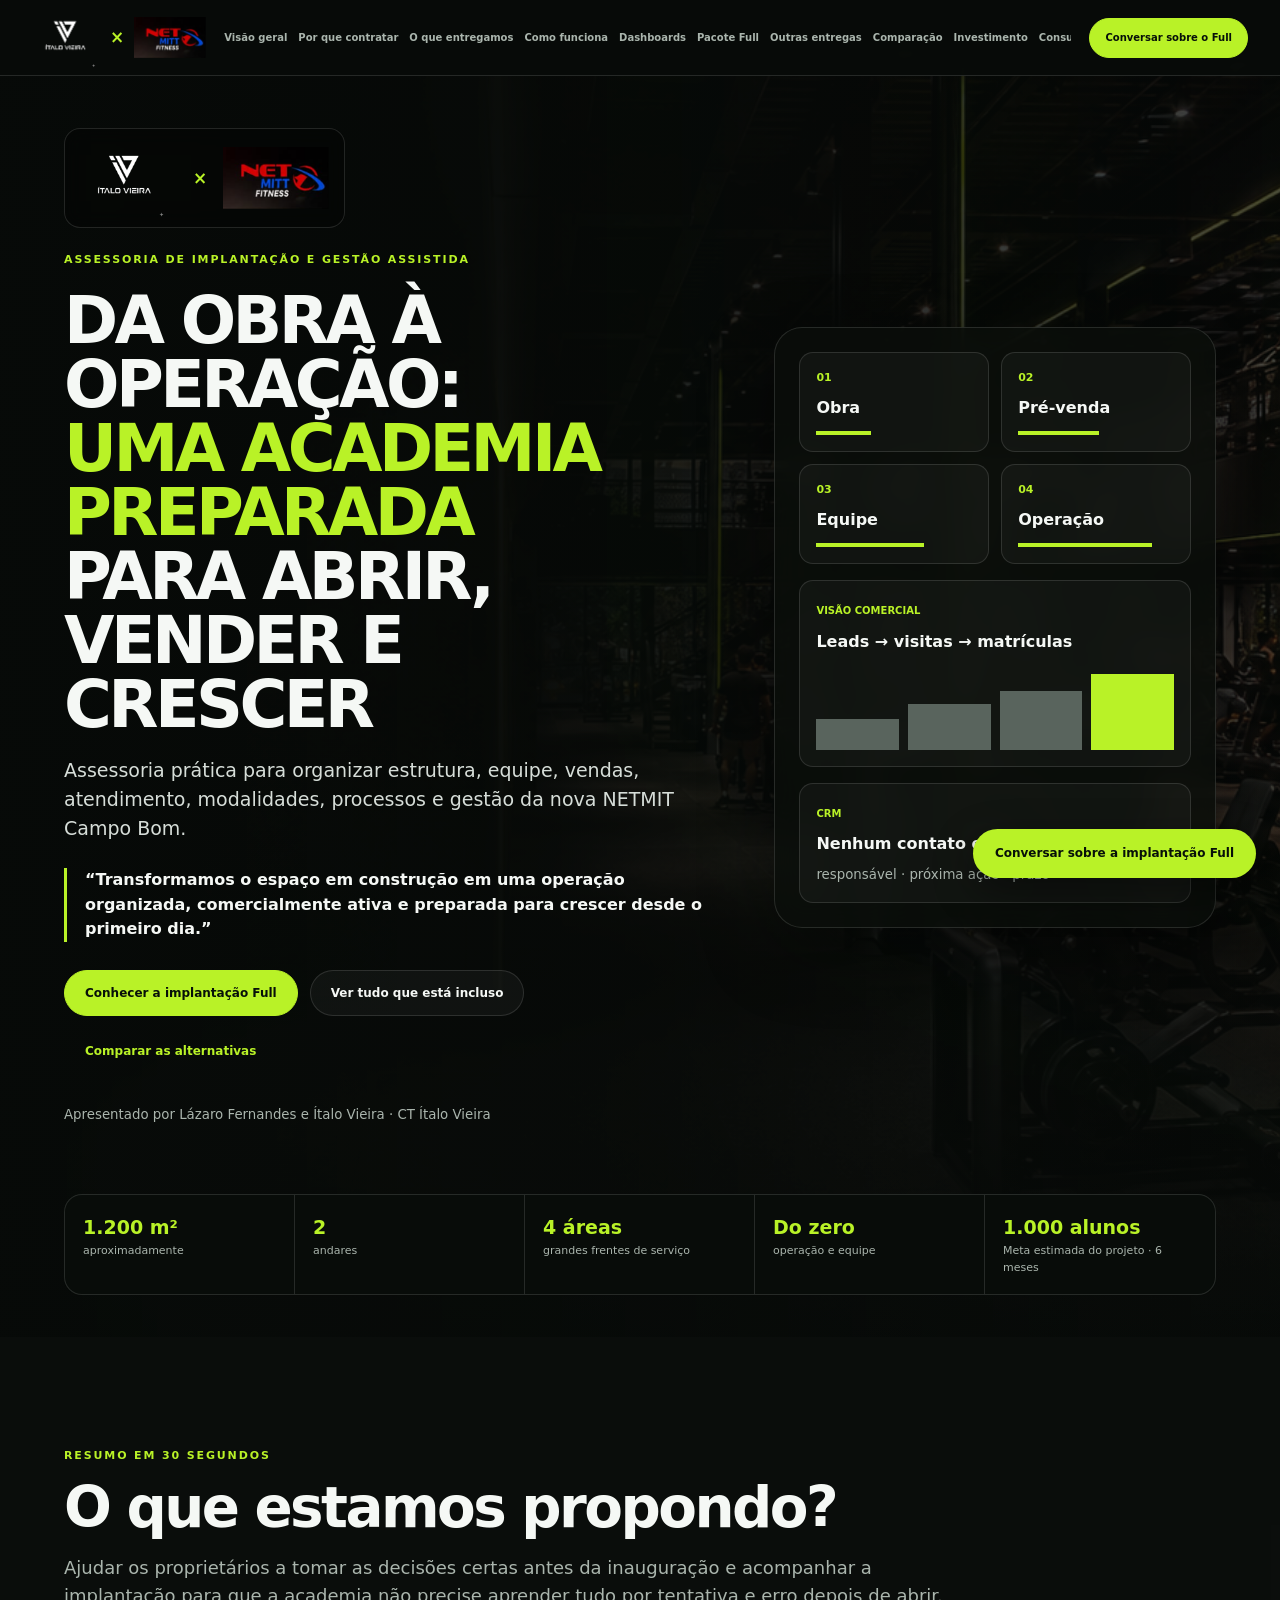
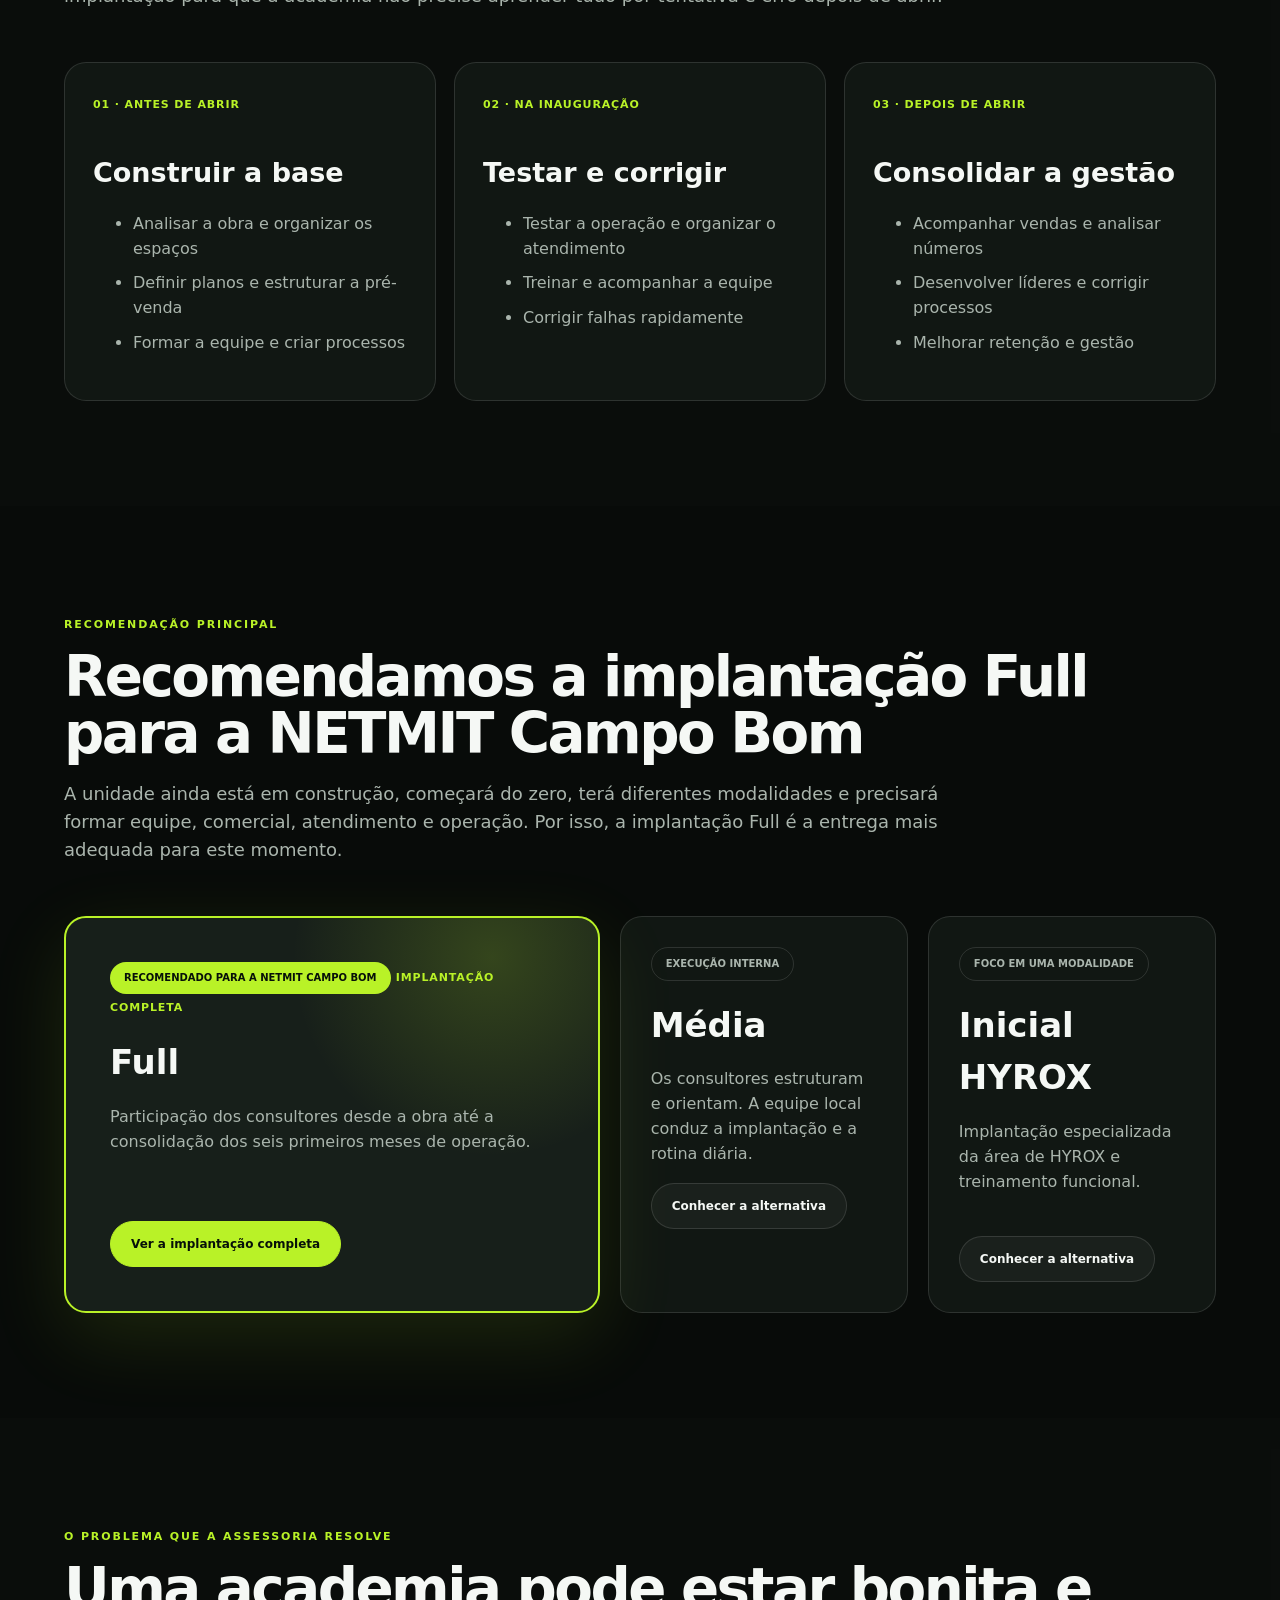
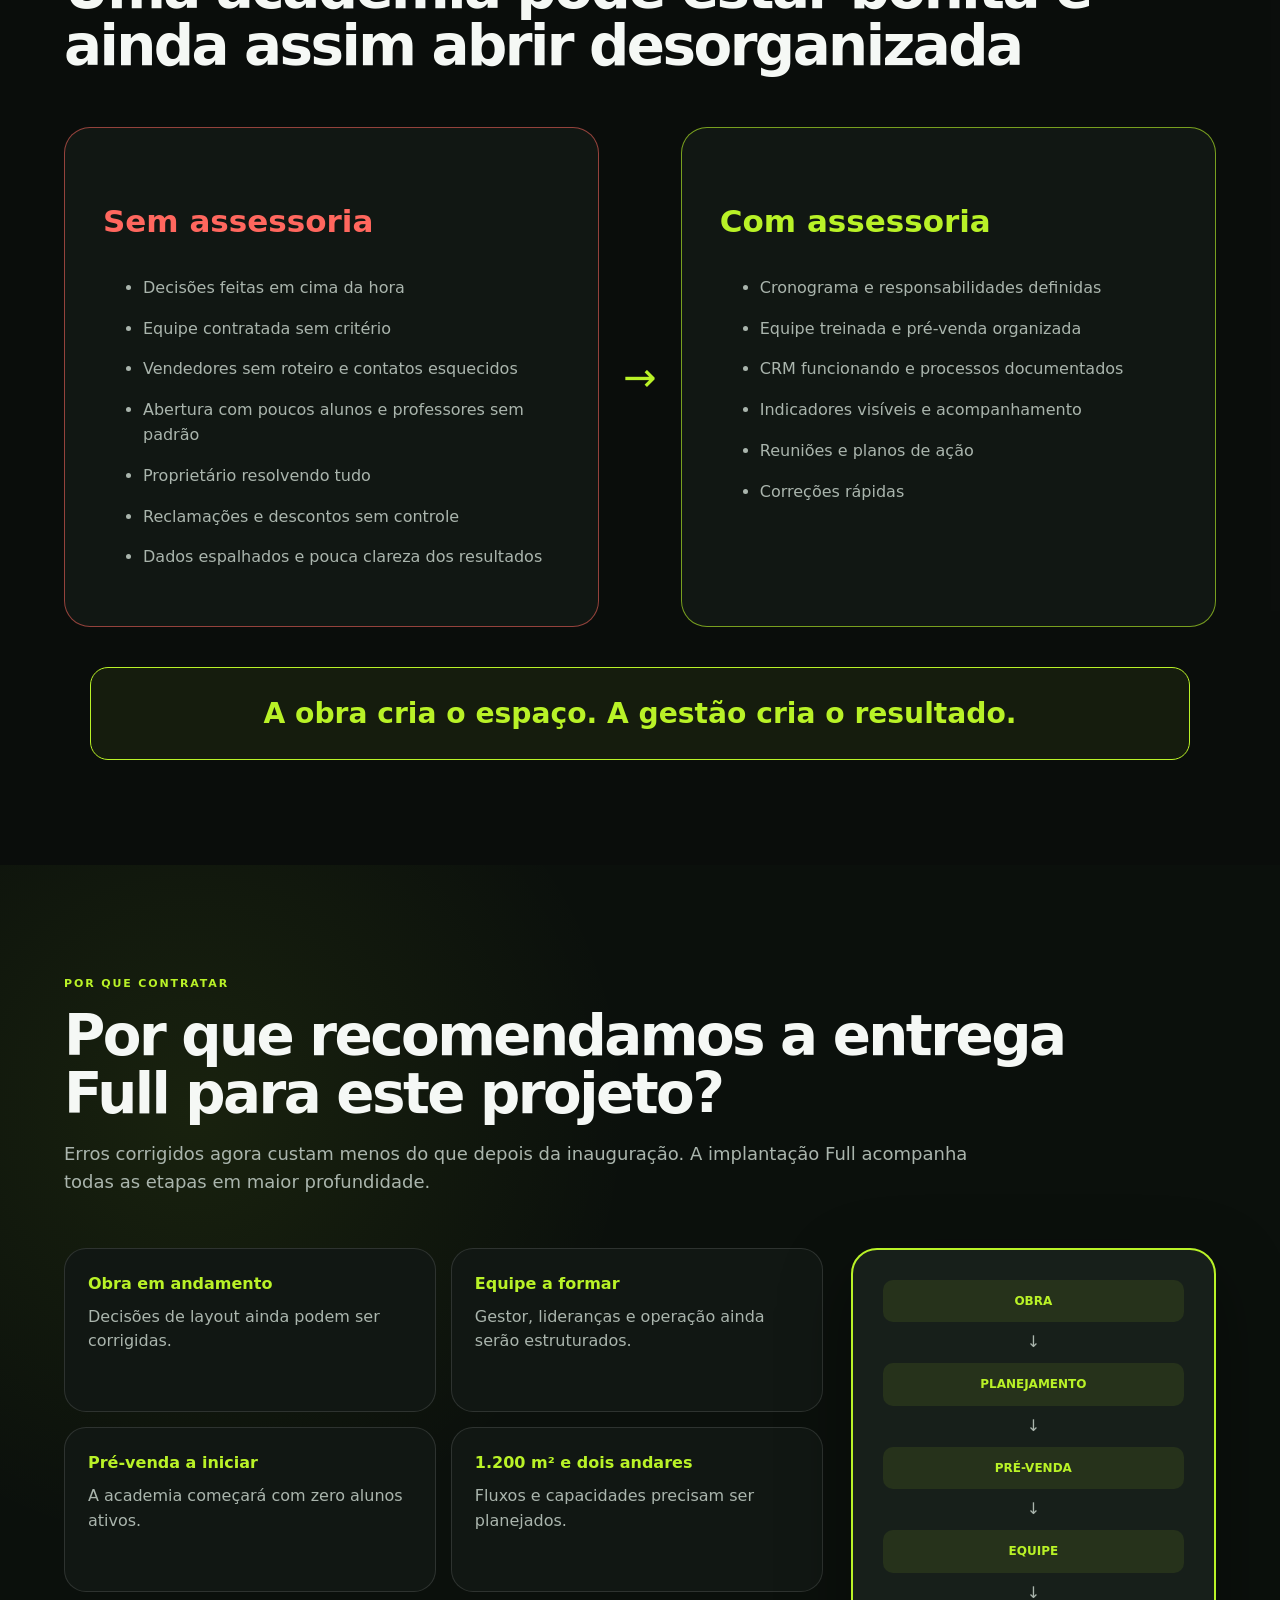
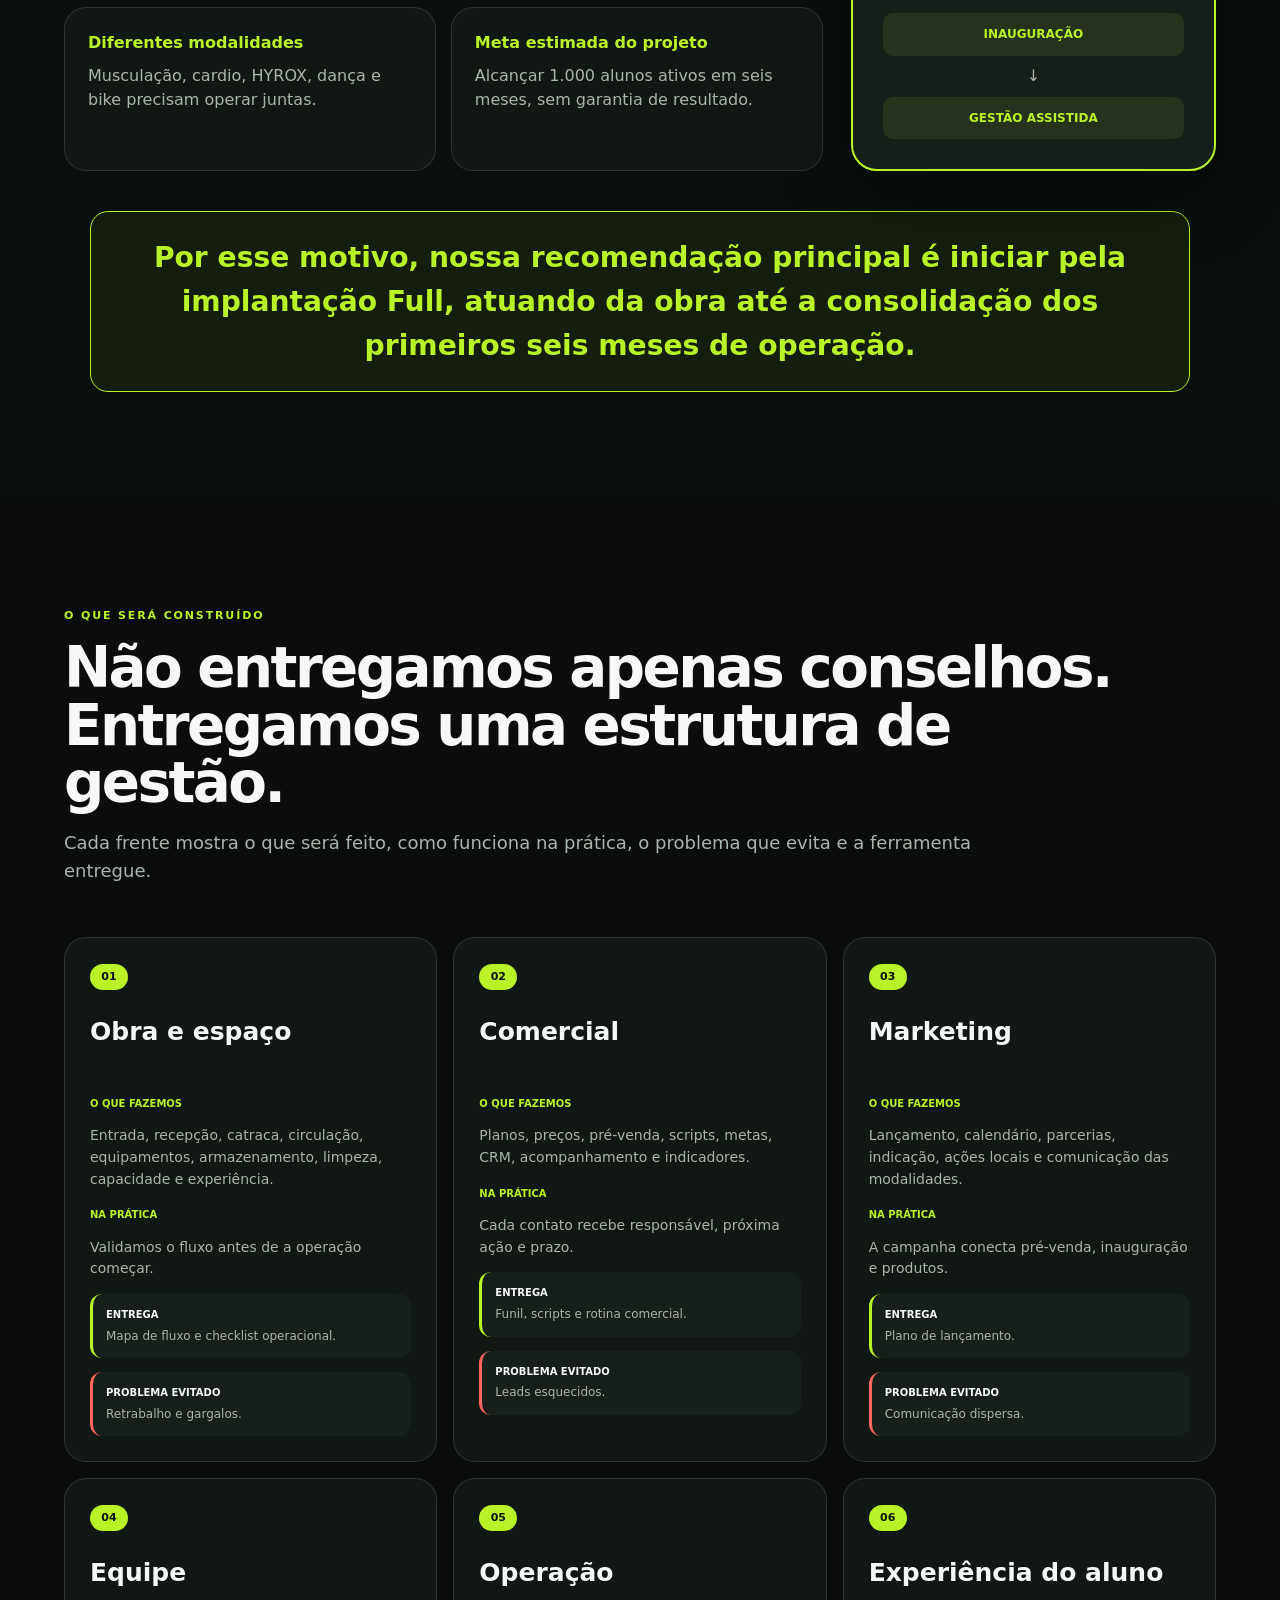
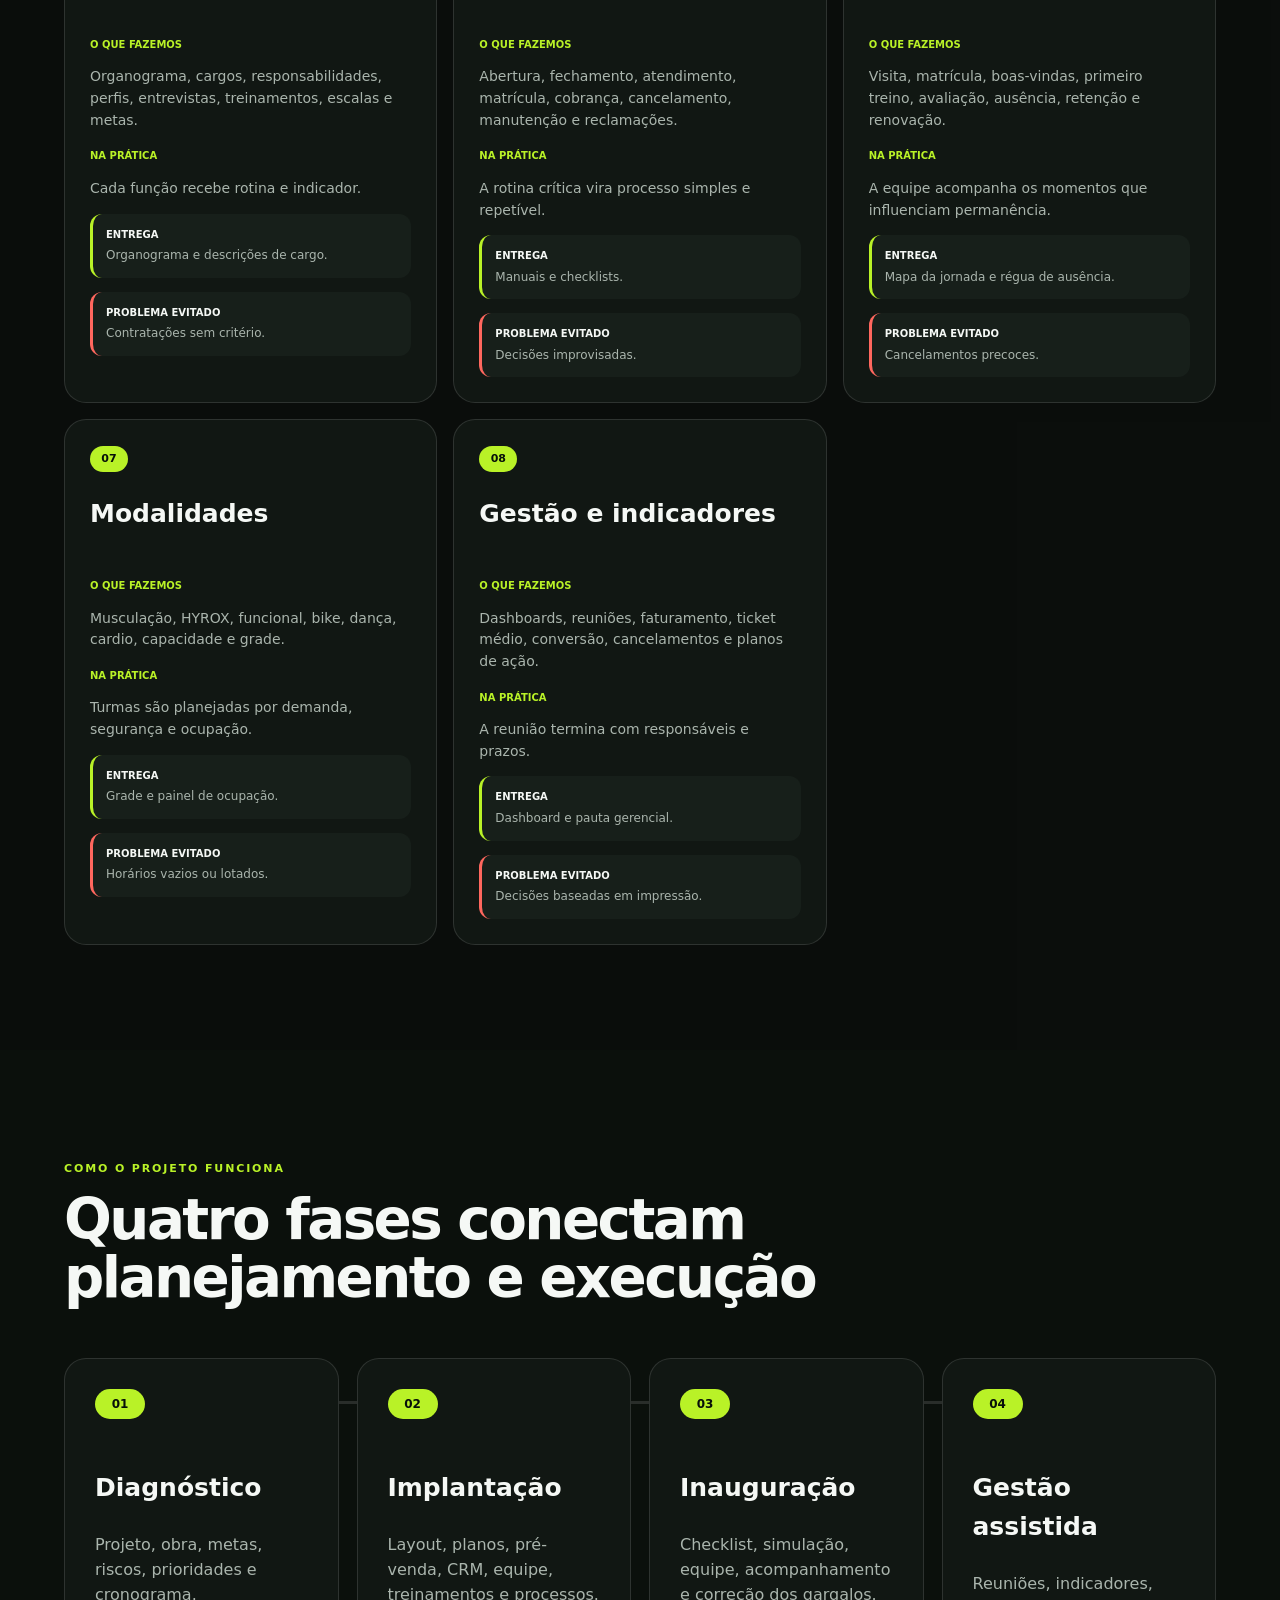
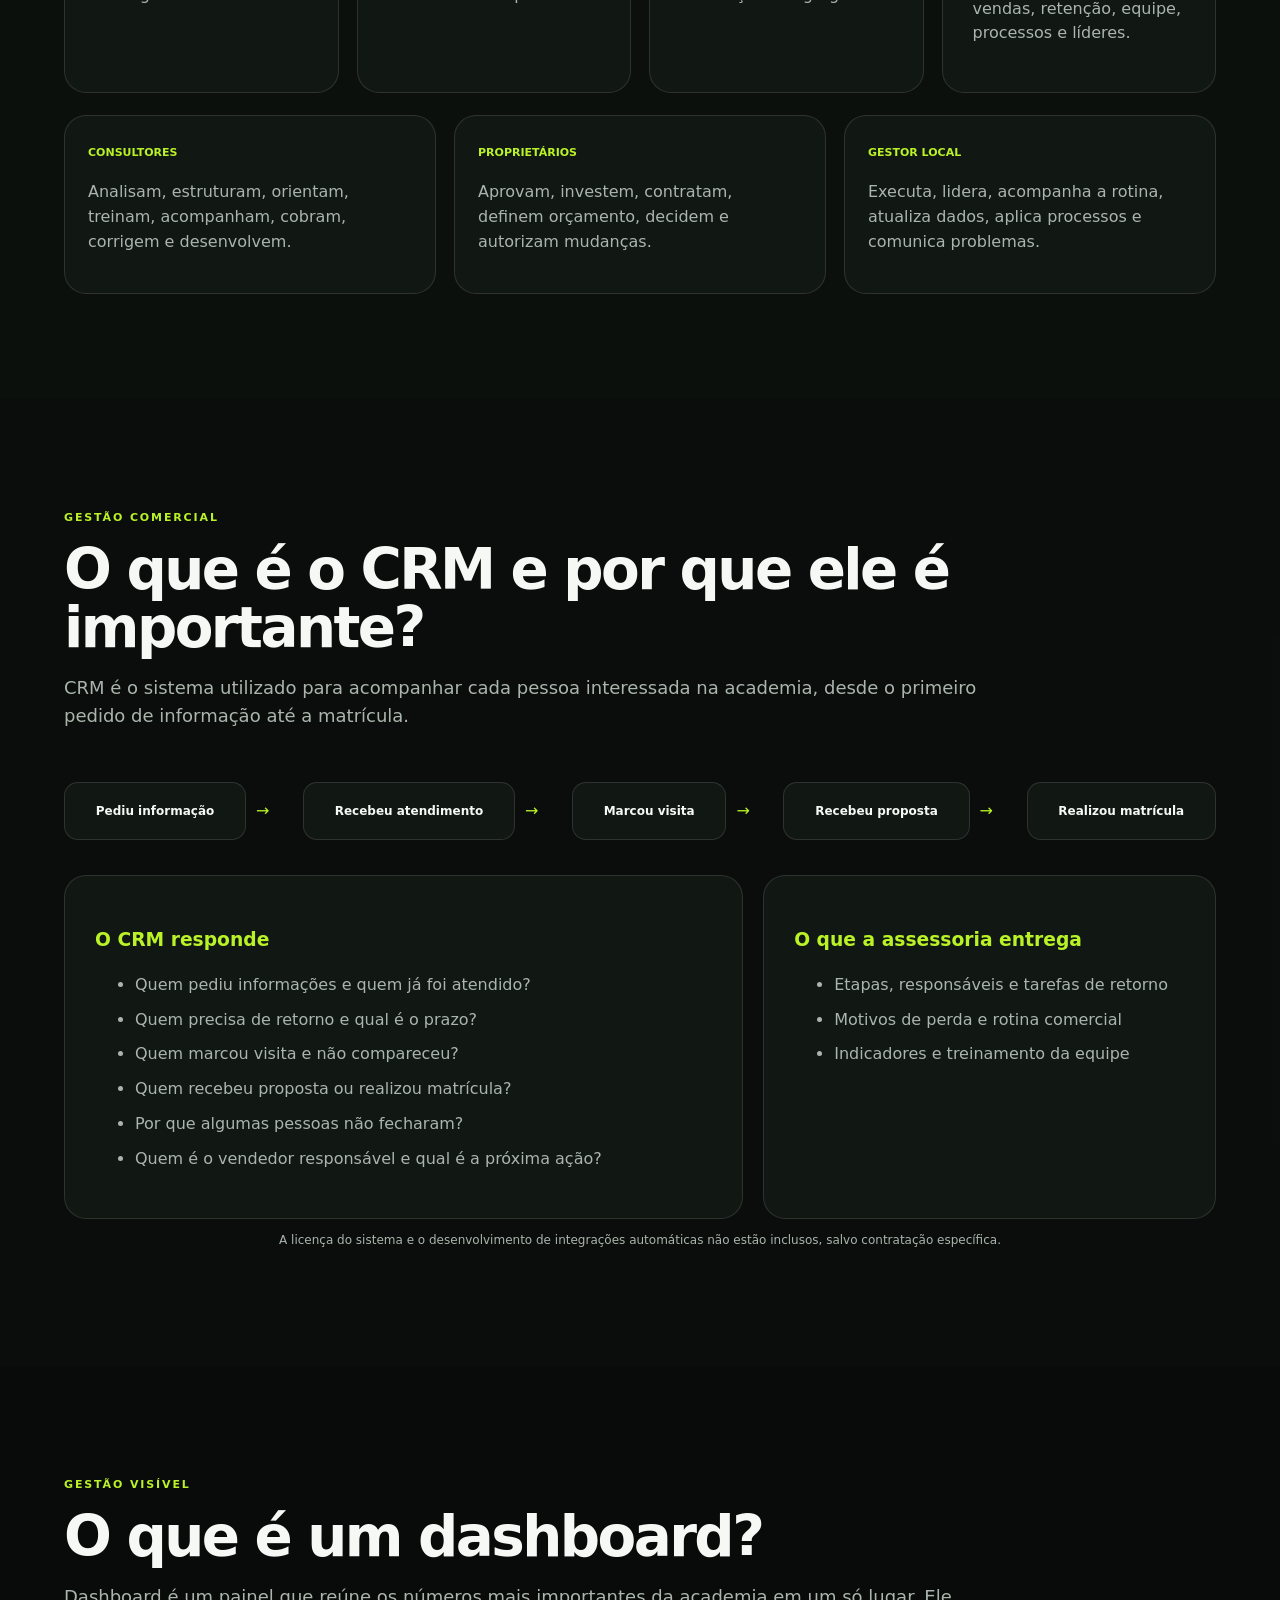
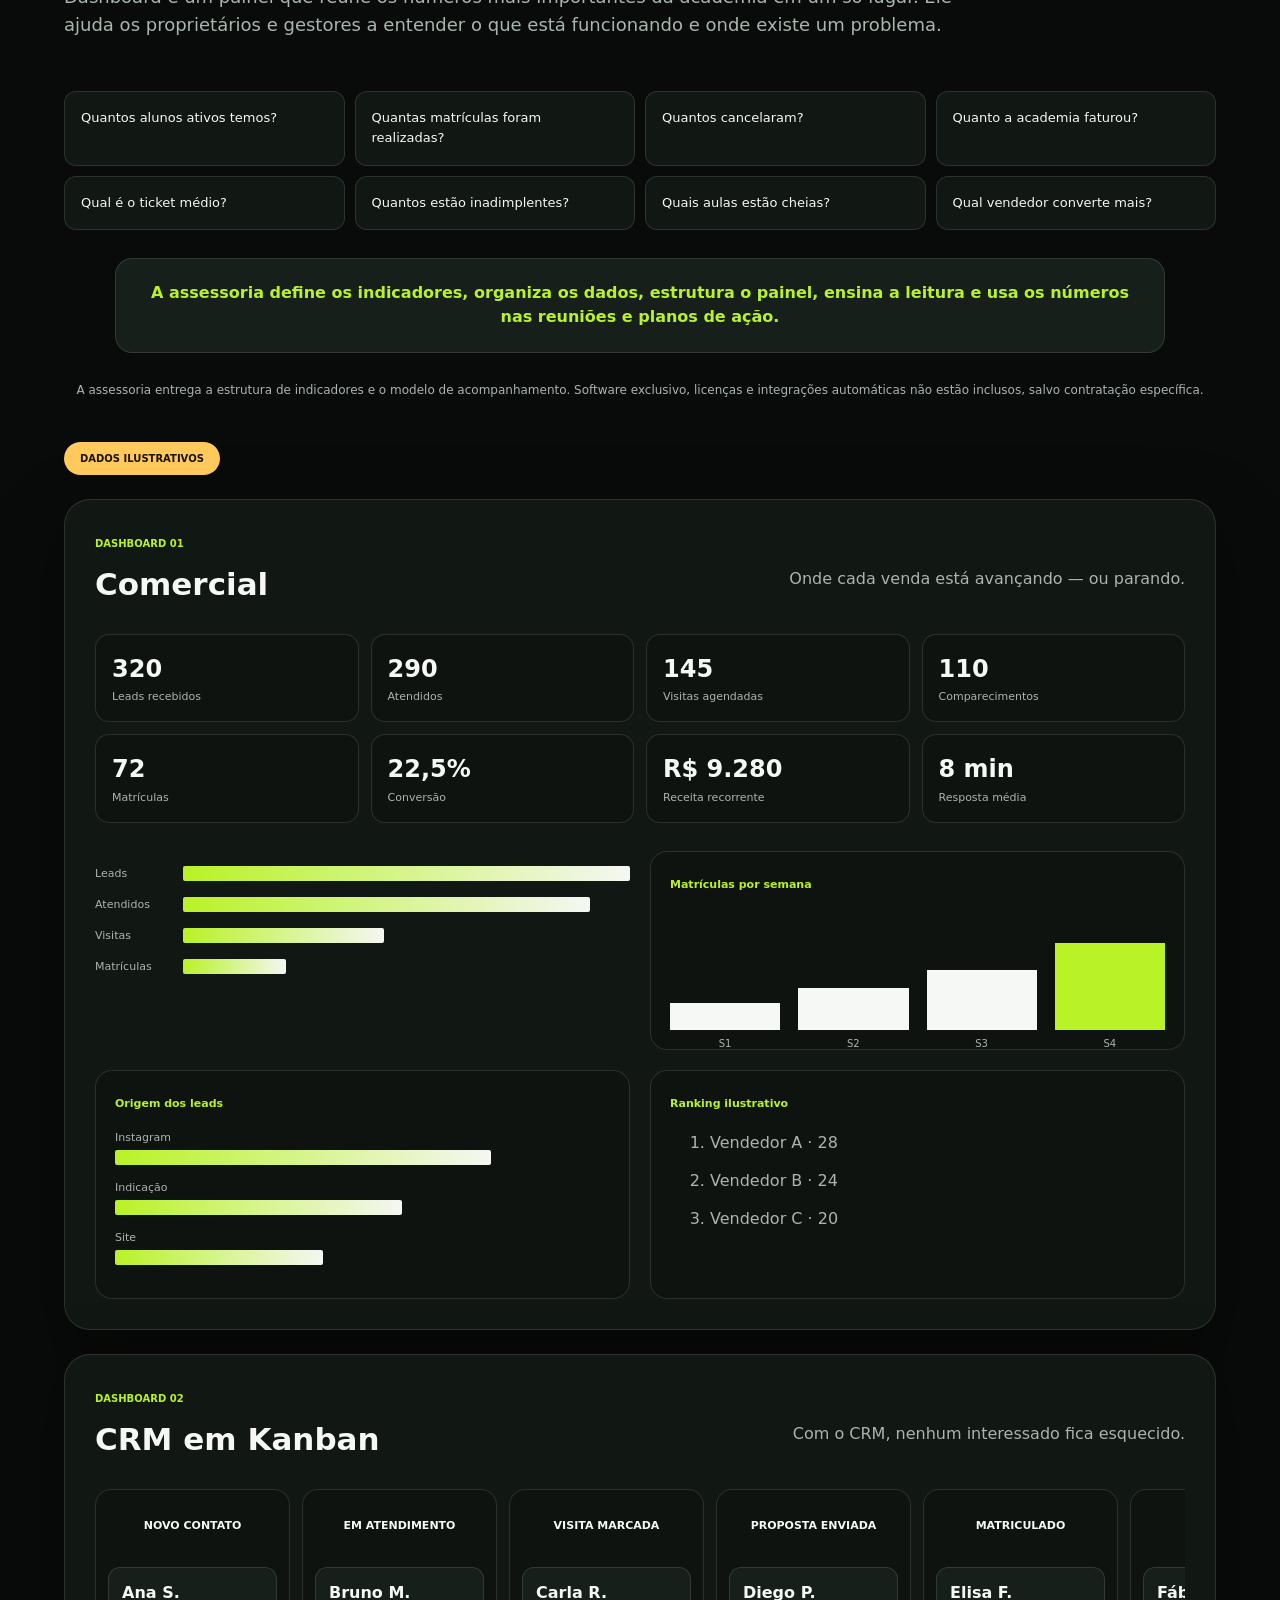
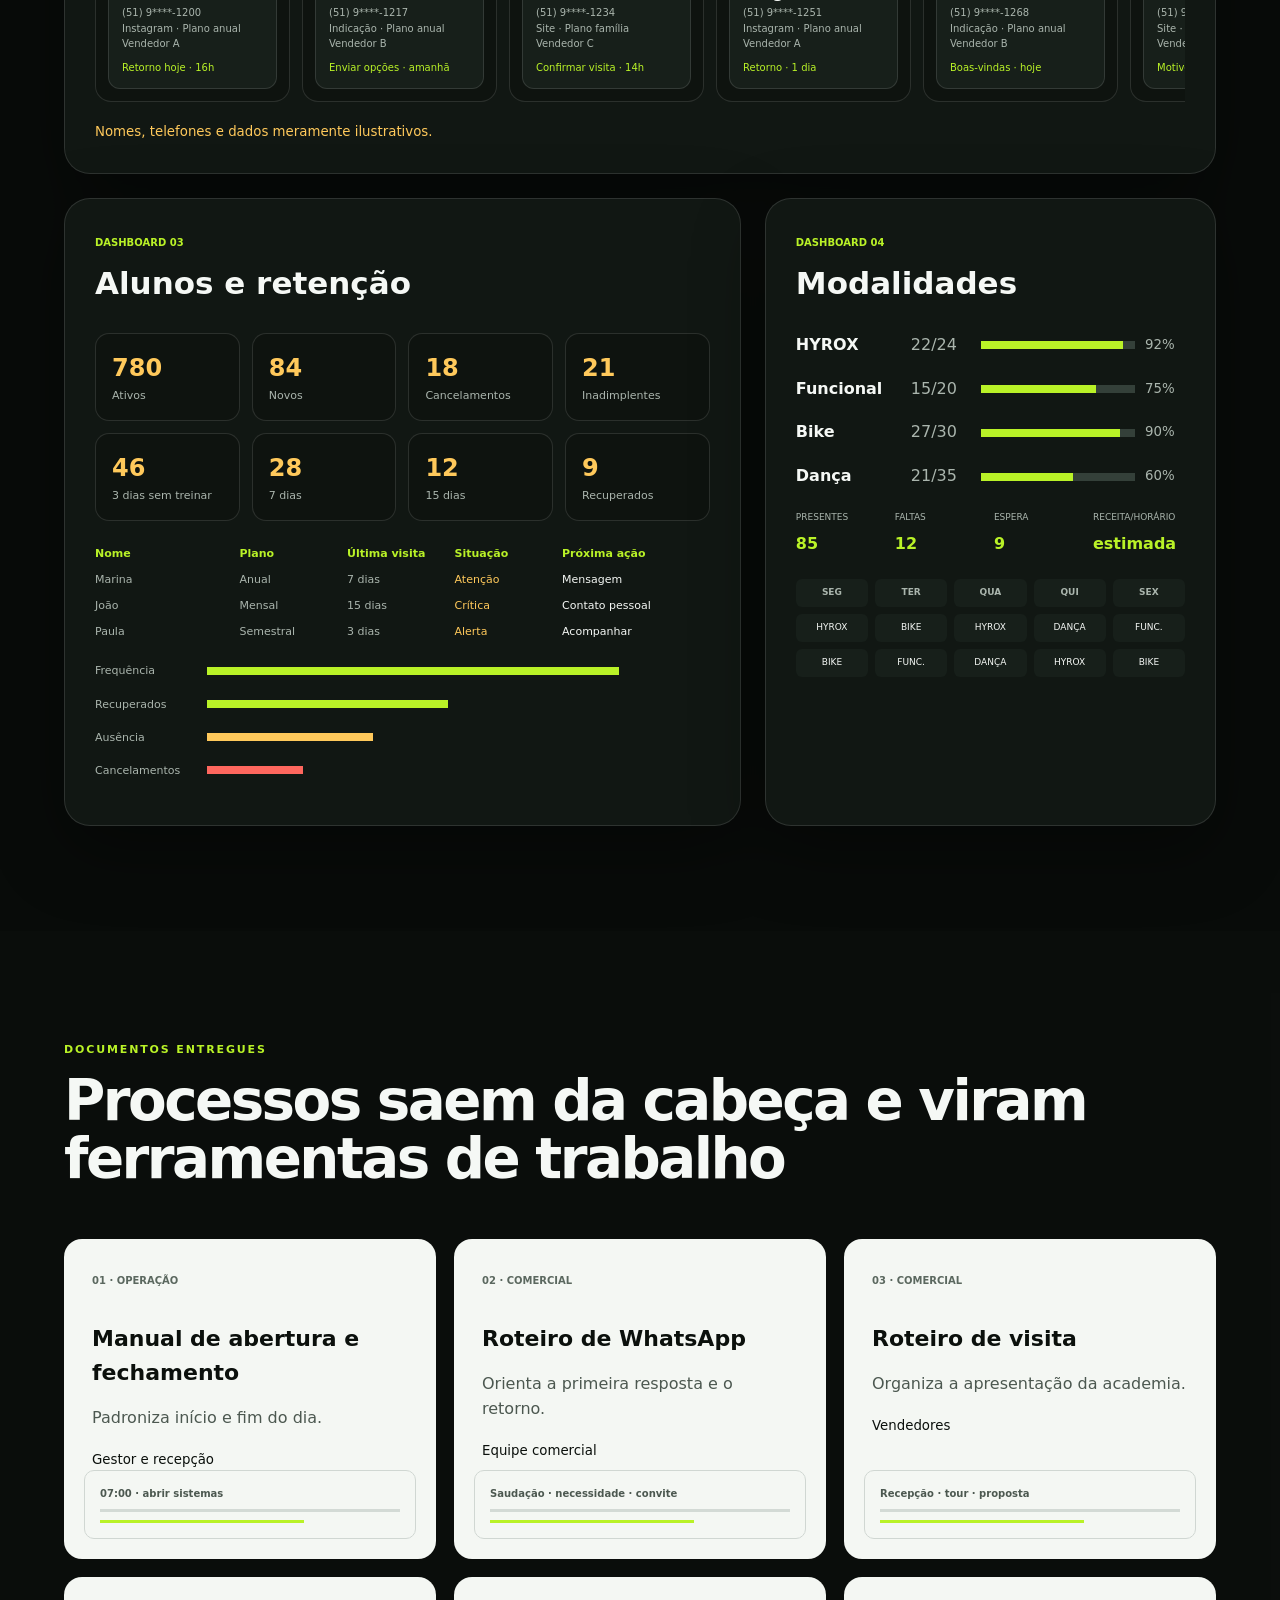
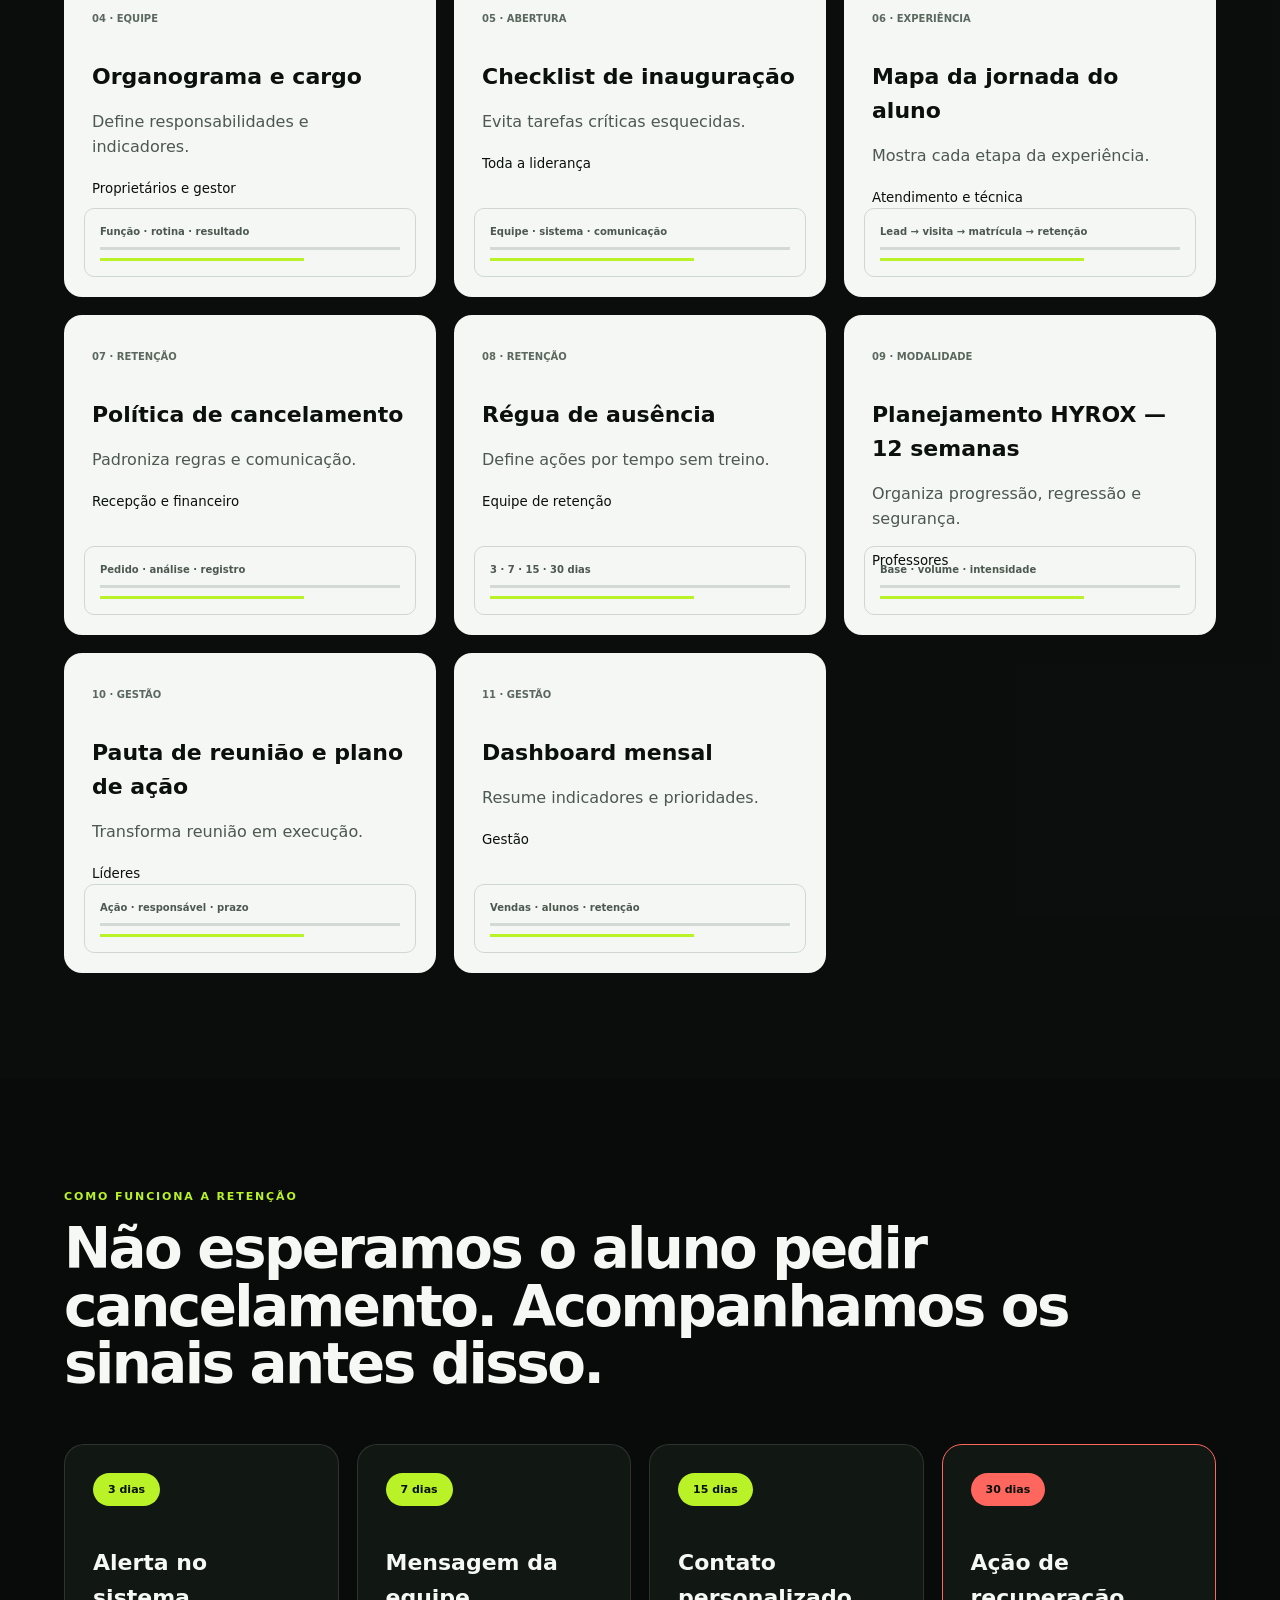
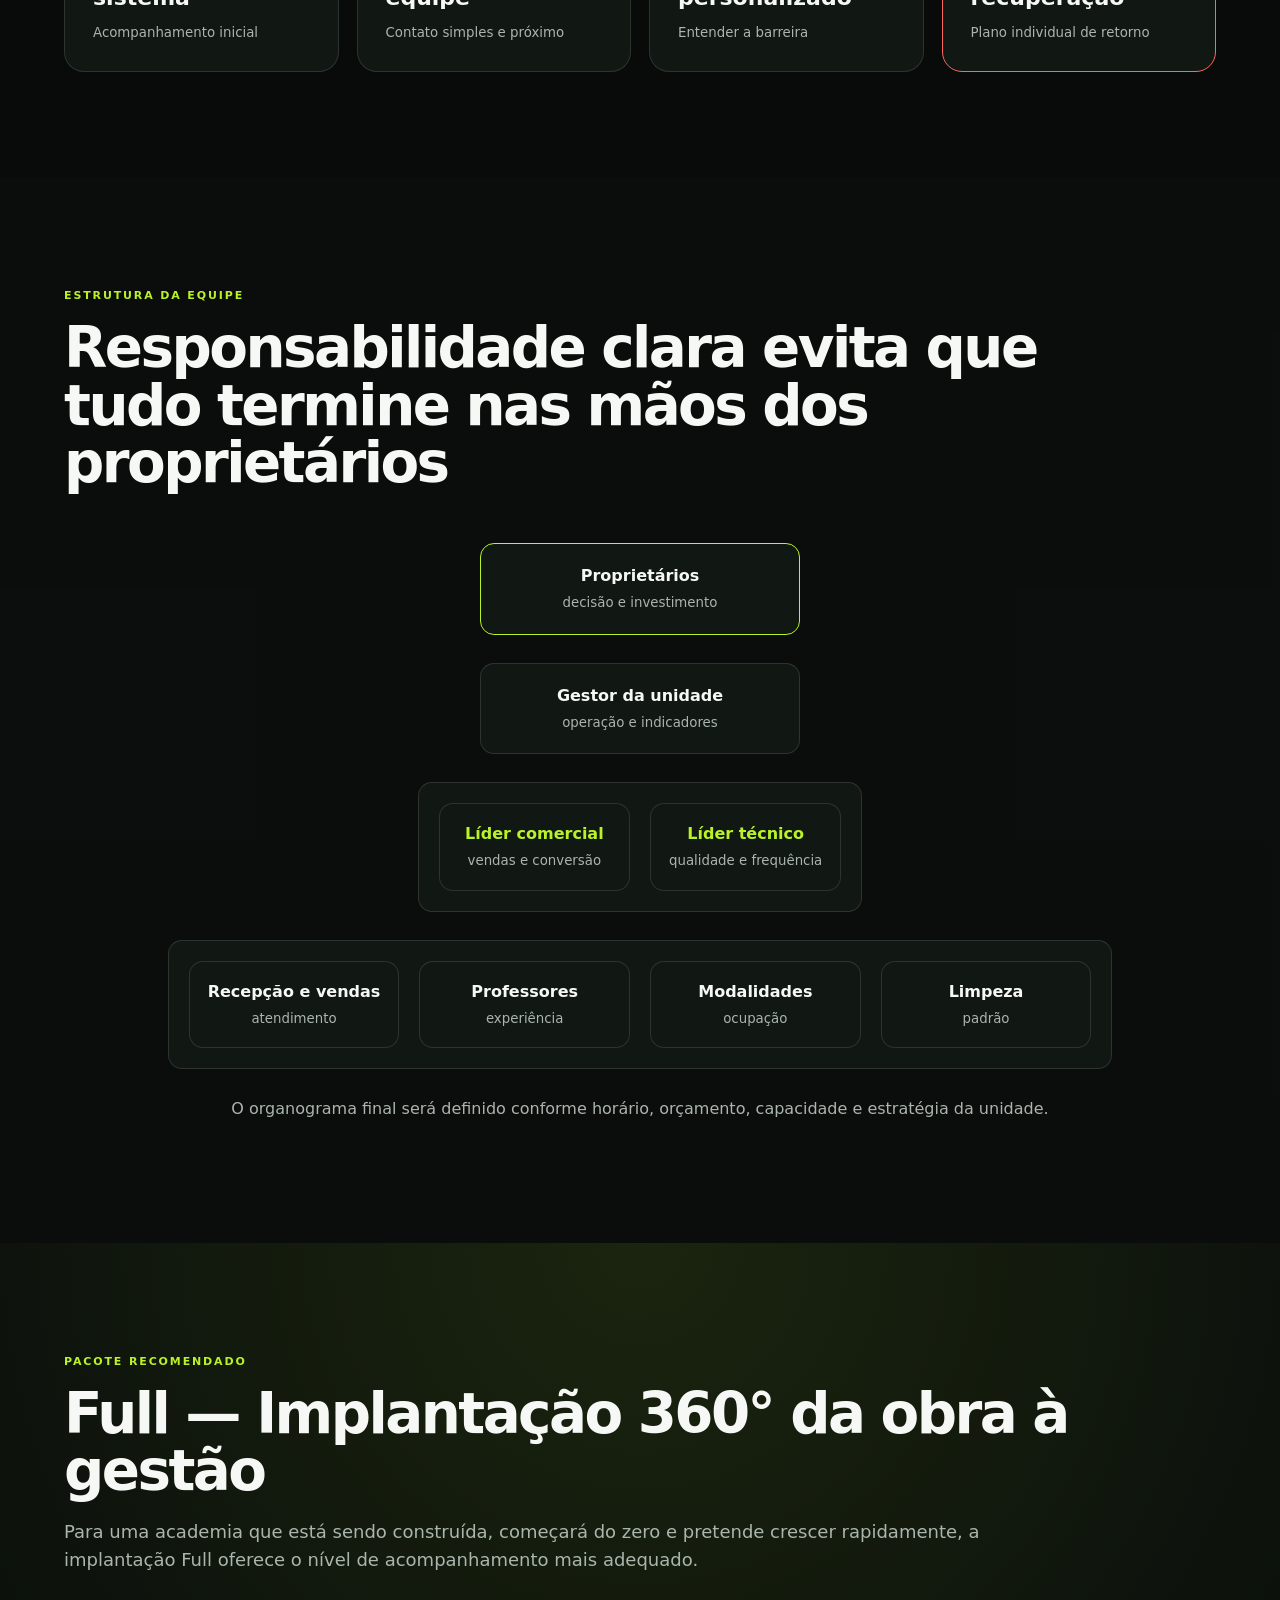
<file: propostanetmitt/index.html>
<!doctype html>
<html lang="pt-BR">
  <head>
    <meta charset="utf-8" />
    <meta name="viewport" content="width=device-width, initial-scale=1" />
    <meta
      name="description"
      content="Proposta comercial de implantação e gestão assistida para a nova unidade NETMIT Campo Bom."
    />
    <title>Assessoria NETMIT Campo Bom | Da obra à operação</title>
    <link rel="preload" as="image" href="./images/hero-gym.png" />
    <link rel="preload" as="image" href="./images/logo-ct-italo-vieira.png" />
    <link rel="preload" as="image" href="./images/logo-netmit.png" />
    <link rel="stylesheet" href="./styles.css?v=20260723-4" />
    <link rel="icon" href="./favicon.svg" />
  </head>
  <body>
    <a class="skip-link" href="#conteudo">Ir para o conteúdo</a>

    <header class="topbar">
      <a class="brand" href="#inicio" aria-label="CT Ítalo Vieira e NETMIT — ir ao início">
        <img
          class="brand-logo brand-logo-ct"
          src="./images/logo-ct-italo-vieira.png"
          alt="CT Ítalo Vieira"
        />
        <i aria-hidden="true">×</i>
        <img
          class="brand-logo brand-logo-netmit"
          src="./images/logo-netmit.png"
          alt="NETMIT Fitness"
        />
      </a>
      <button class="menu-toggle" aria-label="Abrir menu" aria-expanded="false">☰</button>
      <nav aria-label="Navegação principal">
        <a href="#visao-geral">Visão geral</a>
        <a href="#por-que-full">Por que contratar</a>
        <a href="#entregas">O que entregamos</a>
        <a href="#como-funciona">Como funciona</a>
        <a href="#dashboards">Dashboards</a>
        <a href="#pacote-full">Pacote Full</a>
        <a href="#outras-entregas">Outras entregas</a>
        <a href="#comparacao">Comparação</a>
        <a href="#investimento">Investimento</a>
        <a href="#consultores">Consultores</a>
        <a href="#proximos-passos">Próximos passos</a>
      </nav>
      <a class="button nav-cta" data-whatsapp="full" href="#contato">
        Conversar sobre o Full
      </a>
    </header>

    <main id="conteudo">
      <section id="inicio" class="hero">
        <img
          class="hero-image"
          src="./images/hero-gym.png"
          alt="Academia moderna com áreas de musculação e cardio"
        />
        <div class="hero-shade"></div>
        <div class="hero-content reveal visible">
          <div class="hero-brand-lockup" aria-label="CT Ítalo Vieira e NETMIT Fitness">
            <img src="./images/logo-ct-italo-vieira.png" alt="CT Ítalo Vieira" />
            <i aria-hidden="true">×</i>
            <img src="./images/logo-netmit.png" alt="NETMIT Fitness" />
          </div>
          <span class="eyebrow">ASSESSORIA DE IMPLANTAÇÃO E GESTÃO ASSISTIDA</span>
          <h1>
            DA OBRA À OPERAÇÃO:<br />
            <em>UMA ACADEMIA PREPARADA</em><br />
            PARA ABRIR, VENDER E CRESCER
          </h1>
          <p>
            Assessoria prática para organizar estrutura, equipe, vendas, atendimento,
            modalidades, processos e gestão da nova NETMIT Campo Bom.
          </p>
          <blockquote>
            “Transformamos o espaço em construção em uma operação organizada,
            comercialmente ativa e preparada para crescer desde o primeiro dia.”
          </blockquote>
          <div class="hero-actions">
            <a class="button primary" href="#pacote-full">Conhecer a implantação Full</a>
            <a class="button ghost" href="#entregas">Ver tudo que está incluso</a>
            <a class="button text-button" href="#comparacao">Comparar as alternativas</a>
          </div>
          <small>Apresentado por Lázaro Fernandes e Ítalo Vieira · CT Ítalo Vieira</small>
        </div>

        <div class="hero-visual reveal visible" aria-label="Visão geral da implantação">
          <div class="status-grid">
            <div><b>01</b><span>Obra</span><i style="width: 35%"></i></div>
            <div><b>02</b><span>Pré-venda</span><i style="width: 52%"></i></div>
            <div><b>03</b><span>Equipe</span><i style="width: 69%"></i></div>
            <div><b>04</b><span>Operação</span><i style="width: 86%"></i></div>
          </div>
          <div class="mini-chart">
            <span>VISÃO COMERCIAL</span>
            <b>Leads → visitas → matrículas</b>
            <div><i></i><i></i><i></i><i></i></div>
          </div>
          <div class="hero-crm">
            <span>CRM</span>
            <b>Nenhum contato esquecido</b>
            <small>responsável · próxima ação · prazo</small>
          </div>
        </div>

        <div class="project-strip">
          <div><b data-config="cliente.area">1.200 m²</b><span>aproximadamente</span></div>
          <div><b data-config="cliente.andares">2</b><span>andares</span></div>
          <div><b>4 áreas</b><span>grandes frentes de serviço</span></div>
          <div><b>Do zero</b><span>operação e equipe</span></div>
          <div>
            <b><span data-config="cliente.metaAlunos">1.000</span> alunos</b>
            <span>Meta estimada do projeto · 6 meses</span>
          </div>
        </div>
      </section>

      <section id="visao-geral" class="section summary">
        <div class="section-title reveal">
          <span>RESUMO EM 30 SEGUNDOS</span>
          <h2>O que estamos propondo?</h2>
          <p>
            Ajudar os proprietários a tomar as decisões certas antes da inauguração e
            acompanhar a implantação para que a academia não precise aprender tudo por
            tentativa e erro depois de abrir.
          </p>
        </div>
        <div class="three-grid">
          <article class="phase-card reveal">
            <span>01 · ANTES DE ABRIR</span>
            <h3>Construir a base</h3>
            <ul>
              <li>Analisar a obra e organizar os espaços</li>
              <li>Definir planos e estruturar a pré-venda</li>
              <li>Formar a equipe e criar processos</li>
            </ul>
          </article>
          <article class="phase-card reveal">
            <span>02 · NA INAUGURAÇÃO</span>
            <h3>Testar e corrigir</h3>
            <ul>
              <li>Testar a operação e organizar o atendimento</li>
              <li>Treinar e acompanhar a equipe</li>
              <li>Corrigir falhas rapidamente</li>
            </ul>
          </article>
          <article class="phase-card reveal">
            <span>03 · DEPOIS DE ABRIR</span>
            <h3>Consolidar a gestão</h3>
            <ul>
              <li>Acompanhar vendas e analisar números</li>
              <li>Desenvolver líderes e corrigir processos</li>
              <li>Melhorar retenção e gestão</li>
            </ul>
          </article>
        </div>
      </section>

      <section class="section package-overview">
        <div class="section-title reveal">
          <span>RECOMENDAÇÃO PRINCIPAL</span>
          <h2>Recomendamos a implantação Full para a NETMIT Campo Bom</h2>
          <p>
            A unidade ainda está em construção, começará do zero, terá diferentes
            modalidades e precisará formar equipe, comercial, atendimento e operação. Por
            isso, a implantação Full é a entrega mais adequada para este momento.
          </p>
        </div>
        <div class="overview-grid">
          <article class="overview-card full reveal">
            <span class="seal">RECOMENDADO PARA A NETMIT CAMPO BOM</span>
            <small>IMPLANTAÇÃO COMPLETA</small>
            <h3>Full</h3>
            <p>
              Participação dos consultores desde a obra até a consolidação dos seis
              primeiros meses de operação.
            </p>
            <a class="button primary" href="#pacote-full">Ver a implantação completa</a>
          </article>
          <article class="overview-card reveal">
            <span class="subtle-seal">EXECUÇÃO INTERNA</span>
            <h3>Média</h3>
            <p>
              Os consultores estruturam e orientam. A equipe local conduz a implantação e
              a rotina diária.
            </p>
            <a class="button ghost" href="#pacote-medio">Conhecer a alternativa</a>
          </article>
          <article class="overview-card reveal">
            <span class="subtle-seal">FOCO EM UMA MODALIDADE</span>
            <h3>Inicial HYROX</h3>
            <p>Implantação especializada da área de HYROX e treinamento funcional.</p>
            <a class="button ghost" href="#pacote-hyrox">Conhecer a alternativa</a>
          </article>
        </div>
      </section>

      <section class="section problem">
        <div class="section-title reveal">
          <span>O PROBLEMA QUE A ASSESSORIA RESOLVE</span>
          <h2>Uma academia pode estar bonita e ainda assim abrir desorganizada</h2>
        </div>
        <div class="transform-grid">
          <article class="compare-card risk reveal">
            <h3>Sem assessoria</h3>
            <ul>
              <li>Decisões feitas em cima da hora</li>
              <li>Equipe contratada sem critério</li>
              <li>Vendedores sem roteiro e contatos esquecidos</li>
              <li>Abertura com poucos alunos e professores sem padrão</li>
              <li>Proprietário resolvendo tudo</li>
              <li>Reclamações e descontos sem controle</li>
              <li>Dados espalhados e pouca clareza dos resultados</li>
            </ul>
          </article>
          <div class="transform-arrow" aria-hidden="true">→</div>
          <article class="compare-card success reveal">
            <h3>Com assessoria</h3>
            <ul>
              <li>Cronograma e responsabilidades definidas</li>
              <li>Equipe treinada e pré-venda organizada</li>
              <li>CRM funcionando e processos documentados</li>
              <li>Indicadores visíveis e acompanhamento</li>
              <li>Reuniões e planos de ação</li>
              <li>Correções rápidas</li>
            </ul>
          </article>
        </div>
        <p class="impact-line">A obra cria o espaço. A gestão cria o resultado.</p>
      </section>

      <section id="por-que-full" class="section why-full">
        <div class="section-title reveal">
          <span>POR QUE CONTRATAR</span>
          <h2>Por que recomendamos a entrega Full para este projeto?</h2>
          <p>
            Erros corrigidos agora custam menos do que depois da inauguração. A implantação
            Full acompanha todas as etapas em maior profundidade.
          </p>
        </div>
        <div class="why-layout">
          <div class="reason-grid">
            <article><b>Obra em andamento</b><span>Decisões de layout ainda podem ser corrigidas.</span></article>
            <article><b>Equipe a formar</b><span>Gestor, lideranças e operação ainda serão estruturados.</span></article>
            <article><b>Pré-venda a iniciar</b><span>A academia começará com zero alunos ativos.</span></article>
            <article><b>1.200 m² e dois andares</b><span>Fluxos e capacidades precisam ser planejados.</span></article>
            <article><b>Diferentes modalidades</b><span>Musculação, cardio, HYROX, dança e bike precisam operar juntas.</span></article>
            <article>
              <b>Meta estimada do projeto</b>
              <span>Alcançar 1.000 alunos ativos em seis meses, sem garantia de resultado.</span>
            </article>
          </div>
          <div class="full-flow reveal" aria-label="Etapas acompanhadas pelo pacote Full">
            <span>OBRA</span><i>↓</i><span>PLANEJAMENTO</span><i>↓</i>
            <span>PRÉ-VENDA</span><i>↓</i><span>EQUIPE</span><i>↓</i>
            <span>INAUGURAÇÃO</span><i>↓</i><span>GESTÃO ASSISTIDA</span>
          </div>
        </div>
        <p class="recommendation-copy">
          Por esse motivo, nossa recomendação principal é iniciar pela implantação Full,
          atuando da obra até a consolidação dos primeiros seis meses de operação.
        </p>
      </section>

      <section id="entregas" class="section fronts">
        <div class="section-title reveal">
          <span>O QUE SERÁ CONSTRUÍDO</span>
          <h2>Não entregamos apenas conselhos.<br />Entregamos uma estrutura de gestão.</h2>
          <p>
            Cada frente mostra o que será feito, como funciona na prática, o problema que
            evita e a ferramenta entregue.
          </p>
        </div>
        <div class="front-grid">
          <article class="front-card reveal">
            <span>01</span><h3>Obra e espaço</h3>
            <h4>O que fazemos</h4><p>Entrada, recepção, catraca, circulação, equipamentos, armazenamento, limpeza, capacidade e experiência.</p>
            <h4>Na prática</h4><p>Validamos o fluxo antes de a operação começar.</p>
            <div class="deliverable"><b>Entrega</b>Mapa de fluxo e checklist operacional.</div>
            <div class="avoid"><b>Problema evitado</b>Retrabalho e gargalos.</div>
          </article>
          <article class="front-card reveal">
            <span>02</span><h3>Comercial</h3>
            <h4>O que fazemos</h4><p>Planos, preços, pré-venda, scripts, metas, CRM, acompanhamento e indicadores.</p>
            <h4>Na prática</h4><p>Cada contato recebe responsável, próxima ação e prazo.</p>
            <div class="deliverable"><b>Entrega</b>Funil, scripts e rotina comercial.</div>
            <div class="avoid"><b>Problema evitado</b>Leads esquecidos.</div>
          </article>
          <article class="front-card reveal">
            <span>03</span><h3>Marketing</h3>
            <h4>O que fazemos</h4><p>Lançamento, calendário, parcerias, indicação, ações locais e comunicação das modalidades.</p>
            <h4>Na prática</h4><p>A campanha conecta pré-venda, inauguração e produtos.</p>
            <div class="deliverable"><b>Entrega</b>Plano de lançamento.</div>
            <div class="avoid"><b>Problema evitado</b>Comunicação dispersa.</div>
          </article>
          <article class="front-card reveal">
            <span>04</span><h3>Equipe</h3>
            <h4>O que fazemos</h4><p>Organograma, cargos, responsabilidades, perfis, entrevistas, treinamentos, escalas e metas.</p>
            <h4>Na prática</h4><p>Cada função recebe rotina e indicador.</p>
            <div class="deliverable"><b>Entrega</b>Organograma e descrições de cargo.</div>
            <div class="avoid"><b>Problema evitado</b>Contratações sem critério.</div>
          </article>
          <article class="front-card reveal">
            <span>05</span><h3>Operação</h3>
            <h4>O que fazemos</h4><p>Abertura, fechamento, atendimento, matrícula, cobrança, cancelamento, manutenção e reclamações.</p>
            <h4>Na prática</h4><p>A rotina crítica vira processo simples e repetível.</p>
            <div class="deliverable"><b>Entrega</b>Manuais e checklists.</div>
            <div class="avoid"><b>Problema evitado</b>Decisões improvisadas.</div>
          </article>
          <article class="front-card reveal">
            <span>06</span><h3>Experiência do aluno</h3>
            <h4>O que fazemos</h4><p>Visita, matrícula, boas-vindas, primeiro treino, avaliação, ausência, retenção e renovação.</p>
            <h4>Na prática</h4><p>A equipe acompanha os momentos que influenciam permanência.</p>
            <div class="deliverable"><b>Entrega</b>Mapa da jornada e régua de ausência.</div>
            <div class="avoid"><b>Problema evitado</b>Cancelamentos precoces.</div>
          </article>
          <article class="front-card reveal">
            <span>07</span><h3>Modalidades</h3>
            <h4>O que fazemos</h4><p>Musculação, HYROX, funcional, bike, dança, cardio, capacidade e grade.</p>
            <h4>Na prática</h4><p>Turmas são planejadas por demanda, segurança e ocupação.</p>
            <div class="deliverable"><b>Entrega</b>Grade e painel de ocupação.</div>
            <div class="avoid"><b>Problema evitado</b>Horários vazios ou lotados.</div>
          </article>
          <article class="front-card reveal">
            <span>08</span><h3>Gestão e indicadores</h3>
            <h4>O que fazemos</h4><p>Dashboards, reuniões, faturamento, ticket médio, conversão, cancelamentos e planos de ação.</p>
            <h4>Na prática</h4><p>A reunião termina com responsáveis e prazos.</p>
            <div class="deliverable"><b>Entrega</b>Dashboard e pauta gerencial.</div>
            <div class="avoid"><b>Problema evitado</b>Decisões baseadas em impressão.</div>
          </article>
        </div>
      </section>

      <section id="como-funciona" class="section timeline-section">
        <div class="section-title reveal">
          <span>COMO O PROJETO FUNCIONA</span>
          <h2>Quatro fases conectam planejamento e execução</h2>
        </div>
        <div class="timeline">
          <article class="timeline-item reveal"><b>01</b><h3>Diagnóstico</h3><p>Projeto, obra, metas, riscos, prioridades e cronograma.</p></article>
          <article class="timeline-item reveal"><b>02</b><h3>Implantação</h3><p>Layout, planos, pré-venda, CRM, equipe, treinamentos e processos.</p></article>
          <article class="timeline-item reveal"><b>03</b><h3>Inauguração</h3><p>Checklist, simulação, equipe, acompanhamento e correção dos gargalos.</p></article>
          <article class="timeline-item reveal"><b>04</b><h3>Gestão assistida</h3><p>Reuniões, indicadores, vendas, retenção, equipe, processos e líderes.</p></article>
        </div>
        <div class="role-grid">
          <article><b>Consultores</b><p>Analisam, estruturam, orientam, treinam, acompanham, cobram, corrigem e desenvolvem.</p></article>
          <article><b>Proprietários</b><p>Aprovam, investem, contratam, definem orçamento, decidem e autorizam mudanças.</p></article>
          <article><b>Gestor local</b><p>Executa, lidera, acompanha a rotina, atualiza dados, aplica processos e comunica problemas.</p></article>
        </div>
      </section>

      <section class="section crm-explainer">
        <div class="section-title reveal">
          <span>GESTÃO COMERCIAL</span>
          <h2>O que é o CRM e por que ele é importante?</h2>
          <p>
            CRM é o sistema utilizado para acompanhar cada pessoa interessada na academia,
            desde o primeiro pedido de informação até a matrícula.
          </p>
        </div>
        <div class="simple-flow">
          <div>Pediu informação</div><i>→</i><div>Recebeu atendimento</div><i>→</i>
          <div>Marcou visita</div><i>→</i><div>Recebeu proposta</div><i>→</i>
          <div>Realizou matrícula</div>
        </div>
        <div class="explain-grid">
          <article>
            <h3>O CRM responde</h3>
            <ul class="check-list">
              <li>Quem pediu informações e quem já foi atendido?</li>
              <li>Quem precisa de retorno e qual é o prazo?</li>
              <li>Quem marcou visita e não compareceu?</li>
              <li>Quem recebeu proposta ou realizou matrícula?</li>
              <li>Por que algumas pessoas não fecharam?</li>
              <li>Quem é o vendedor responsável e qual é a próxima ação?</li>
            </ul>
          </article>
          <article>
            <h3>O que a assessoria entrega</h3>
            <ul class="check-list">
              <li>Etapas, responsáveis e tarefas de retorno</li>
              <li>Motivos de perda e rotina comercial</li>
              <li>Indicadores e treinamento da equipe</li>
            </ul>
          </article>
        </div>
        <p class="legal-note">
          A licença do sistema e o desenvolvimento de integrações automáticas não estão
          inclusos, salvo contratação específica.
        </p>
      </section>

      <section id="dashboards" class="section dashboards">
        <div class="section-title reveal">
          <span>GESTÃO VISÍVEL</span>
          <h2>O que é um dashboard?</h2>
          <p>
            Dashboard é um painel que reúne os números mais importantes da academia em um
            só lugar. Ele ajuda os proprietários e gestores a entender o que está
            funcionando e onde existe um problema.
          </p>
        </div>
        <div class="dashboard-questions">
          <span>Quantos alunos ativos temos?</span><span>Quantas matrículas foram realizadas?</span>
          <span>Quantos cancelaram?</span><span>Quanto a academia faturou?</span>
          <span>Qual é o ticket médio?</span><span>Quantos estão inadimplentes?</span>
          <span>Quais aulas estão cheias?</span><span>Qual vendedor converte mais?</span>
        </div>
        <p class="definition">
          A assessoria define os indicadores, organiza os dados, estrutura o painel,
          ensina a leitura e usa os números nas reuniões e planos de ação.
        </p>
        <p class="legal-note">
          A assessoria entrega a estrutura de indicadores e o modelo de acompanhamento.
          Software exclusivo, licenças e integrações automáticas não estão inclusos, salvo
          contratação específica.
        </p>

        <div class="data-label">DADOS ILUSTRATIVOS</div>
        <article class="dashboard commercial reveal">
          <div class="dash-head">
            <div><span>DASHBOARD 01</span><h3>Comercial</h3></div>
            <p>Onde cada venda está avançando — ou parando.</p>
          </div>
          <div class="metrics">
            <div><b>320</b><span>Leads recebidos</span></div>
            <div><b>290</b><span>Atendidos</span></div>
            <div><b>145</b><span>Visitas agendadas</span></div>
            <div><b>110</b><span>Comparecimentos</span></div>
            <div><b>72</b><span>Matrículas</span></div>
            <div><b>22,5%</b><span>Conversão</span></div>
            <div><b>R$ 9.280</b><span>Receita recorrente</span></div>
            <div><b>8 min</b><span>Resposta média</span></div>
          </div>
          <div class="chart-row">
            <div class="funnel">
              <div><span>Leads</span><i style="width: 100%"></i></div>
              <div><span>Atendidos</span><i style="width: 91%"></i></div>
              <div><span>Visitas</span><i style="width: 45%"></i></div>
              <div><span>Matrículas</span><i style="width: 23%"></i></div>
            </div>
            <div class="weekly">
              <b>Matrículas por semana</b>
              <div><i style="height: 27px"><span>S1</span></i><i style="height: 42px"><span>S2</span></i><i style="height: 60px"><span>S3</span></i><i style="height: 87px"><span>S4</span></i></div>
            </div>
            <div class="source-chart">
              <b>Origem dos leads</b>
              <p><span>Instagram</span><i style="width: 76%"></i></p>
              <p><span>Indicação</span><i style="width: 58%"></i></p>
              <p><span>Site</span><i style="width: 42%"></i></p>
            </div>
            <div class="seller-ranking">
              <b>Ranking ilustrativo</b>
              <ol><li>Vendedor A · 28</li><li>Vendedor B · 24</li><li>Vendedor C · 20</li></ol>
            </div>
          </div>
        </article>

        <article class="dashboard kanban reveal">
          <div class="dash-head">
            <div><span>DASHBOARD 02</span><h3>CRM em Kanban</h3></div>
            <p>Com o CRM, nenhum interessado fica esquecido.</p>
          </div>
          <div class="kanban-scroll">
            <div class="kanban-grid">
              <div class="kanban-col"><h4>Novo contato</h4><div class="lead-card"><b>Ana S.</b><span>(51) 9****-1200</span><small>Instagram · Plano anual</small><small>Vendedor A</small><em>Retorno hoje · 16h</em></div></div>
              <div class="kanban-col"><h4>Em atendimento</h4><div class="lead-card"><b>Bruno M.</b><span>(51) 9****-1217</span><small>Indicação · Plano anual</small><small>Vendedor B</small><em>Enviar opções · amanhã</em></div></div>
              <div class="kanban-col"><h4>Visita marcada</h4><div class="lead-card"><b>Carla R.</b><span>(51) 9****-1234</span><small>Site · Plano família</small><small>Vendedor C</small><em>Confirmar visita · 14h</em></div></div>
              <div class="kanban-col"><h4>Proposta enviada</h4><div class="lead-card"><b>Diego P.</b><span>(51) 9****-1251</span><small>Instagram · Plano anual</small><small>Vendedor A</small><em>Retorno · 1 dia</em></div></div>
              <div class="kanban-col"><h4>Matriculado</h4><div class="lead-card"><b>Elisa F.</b><span>(51) 9****-1268</span><small>Indicação · Plano anual</small><small>Vendedor B</small><em>Boas-vindas · hoje</em></div></div>
              <div class="kanban-col"><h4>Não fechou</h4><div class="lead-card"><b>Fábio T.</b><span>(51) 9****-1285</span><small>Site · Plano mensal</small><small>Vendedor C</small><em>Motivo: preço · revisar</em></div></div>
            </div>
          </div>
          <small class="illustrative-note">Nomes, telefones e dados meramente ilustrativos.</small>
        </article>

        <div class="dashboard-pair">
          <article class="dashboard retention reveal">
            <div class="dash-head"><div><span>DASHBOARD 03</span><h3>Alunos e retenção</h3></div></div>
            <div class="metrics compact">
              <div><b>780</b><span>Ativos</span></div><div><b>84</b><span>Novos</span></div>
              <div><b>18</b><span>Cancelamentos</span></div><div><b>21</b><span>Inadimplentes</span></div>
              <div><b>46</b><span>3 dias sem treinar</span></div><div><b>28</b><span>7 dias</span></div>
              <div><b>12</b><span>15 dias</span></div><div><b>9</b><span>Recuperados</span></div>
            </div>
            <div class="retention-table">
              <b>Nome</b><b>Plano</b><b>Última visita</b><b>Situação</b><b>Próxima ação</b>
              <span>Marina</span><span>Anual</span><span>7 dias</span><em>Atenção</em><small>Mensagem</small>
              <span>João</span><span>Mensal</span><span>15 dias</span><em>Crítica</em><small>Contato pessoal</small>
              <span>Paula</span><span>Semestral</span><span>3 dias</span><em>Alerta</em><small>Acompanhar</small>
            </div>
            <div class="retention-bars">
              <p><span>Frequência</span><i style="width: 82%"></i></p>
              <p><span>Recuperados</span><i style="width: 48%"></i></p>
              <p><span>Ausência</span><i class="warning" style="width: 33%"></i></p>
              <p><span>Cancelamentos</span><i class="risk-bar" style="width: 19%"></i></p>
            </div>
          </article>
          <article class="dashboard occupancy reveal">
            <div class="dash-head"><div><span>DASHBOARD 04</span><h3>Modalidades</h3></div></div>
            <div class="occupancy-row"><b>HYROX</b><span>22/24</span><i><em style="width: 92%"></em></i><small>92%</small></div>
            <div class="occupancy-row"><b>Funcional</b><span>15/20</span><i><em style="width: 75%"></em></i><small>75%</small></div>
            <div class="occupancy-row"><b>Bike</b><span>27/30</span><i><em style="width: 90%"></em></i><small>90%</small></div>
            <div class="occupancy-row"><b>Dança</b><span>21/35</span><i><em style="width: 60%"></em></i><small>60%</small></div>
            <div class="modality-details">
              <span>Presentes</span><span>Faltas</span><span>Espera</span><span>Receita/horário</span>
              <b>85</b><b>12</b><b>9</b><b>estimada</b>
            </div>
            <div class="weekly-grid" aria-label="Grade semanal ilustrativa">
              <b>SEG</b><b>TER</b><b>QUA</b><b>QUI</b><b>SEX</b>
              <span>HYROX</span><span>BIKE</span><span>HYROX</span><span>DANÇA</span><span>FUNC.</span>
              <span>BIKE</span><span>FUNC.</span><span>DANÇA</span><span>HYROX</span><span>BIKE</span>
            </div>
          </article>
        </div>
      </section>

      <section class="section documents">
        <div class="section-title reveal">
          <span>DOCUMENTOS ENTREGUES</span>
          <h2>Processos saem da cabeça e viram ferramentas de trabalho</h2>
        </div>
        <div class="doc-grid">
          <article class="doc-card reveal"><span>01 · OPERAÇÃO</span><h3>Manual de abertura e fechamento</h3><p>Padroniza início e fim do dia.</p><small>Gestor e recepção</small><div class="doc-preview"><b>07:00 · abrir sistemas</b><i></i><i></i></div></article>
          <article class="doc-card reveal"><span>02 · COMERCIAL</span><h3>Roteiro de WhatsApp</h3><p>Orienta a primeira resposta e o retorno.</p><small>Equipe comercial</small><div class="doc-preview"><b>Saudação · necessidade · convite</b><i></i><i></i></div></article>
          <article class="doc-card reveal"><span>03 · COMERCIAL</span><h3>Roteiro de visita</h3><p>Organiza a apresentação da academia.</p><small>Vendedores</small><div class="doc-preview"><b>Recepção · tour · proposta</b><i></i><i></i></div></article>
          <article class="doc-card reveal"><span>04 · EQUIPE</span><h3>Organograma e cargo</h3><p>Define responsabilidades e indicadores.</p><small>Proprietários e gestor</small><div class="doc-preview"><b>Função · rotina · resultado</b><i></i><i></i></div></article>
          <article class="doc-card reveal"><span>05 · ABERTURA</span><h3>Checklist de inauguração</h3><p>Evita tarefas críticas esquecidas.</p><small>Toda a liderança</small><div class="doc-preview"><b>Equipe · sistema · comunicação</b><i></i><i></i></div></article>
          <article class="doc-card reveal"><span>06 · EXPERIÊNCIA</span><h3>Mapa da jornada do aluno</h3><p>Mostra cada etapa da experiência.</p><small>Atendimento e técnica</small><div class="doc-preview"><b>Lead → visita → matrícula → retenção</b><i></i><i></i></div></article>
          <article class="doc-card reveal"><span>07 · RETENÇÃO</span><h3>Política de cancelamento</h3><p>Padroniza regras e comunicação.</p><small>Recepção e financeiro</small><div class="doc-preview"><b>Pedido · análise · registro</b><i></i><i></i></div></article>
          <article class="doc-card reveal"><span>08 · RETENÇÃO</span><h3>Régua de ausência</h3><p>Define ações por tempo sem treino.</p><small>Equipe de retenção</small><div class="doc-preview"><b>3 · 7 · 15 · 30 dias</b><i></i><i></i></div></article>
          <article class="doc-card reveal"><span>09 · MODALIDADE</span><h3>Planejamento HYROX — 12 semanas</h3><p>Organiza progressão, regressão e segurança.</p><small>Professores</small><div class="doc-preview"><b>Base · volume · intensidade</b><i></i><i></i></div></article>
          <article class="doc-card reveal"><span>10 · GESTÃO</span><h3>Pauta de reunião e plano de ação</h3><p>Transforma reunião em execução.</p><small>Líderes</small><div class="doc-preview"><b>Ação · responsável · prazo</b><i></i><i></i></div></article>
          <article class="doc-card reveal"><span>11 · GESTÃO</span><h3>Dashboard mensal</h3><p>Resume indicadores e prioridades.</p><small>Gestão</small><div class="doc-preview"><b>Vendas · alunos · retenção</b><i></i><i></i></div></article>
        </div>
      </section>

      <section class="section retention-process">
        <div class="section-title reveal">
          <span>COMO FUNCIONA A RETENÇÃO</span>
          <h2>Não esperamos o aluno pedir cancelamento. Acompanhamos os sinais antes disso.</h2>
        </div>
        <div class="retention-ruler">
          <div><b>3 dias</b><span>Alerta no sistema</span><small>Acompanhamento inicial</small></div>
          <div><b>7 dias</b><span>Mensagem da equipe</span><small>Contato simples e próximo</small></div>
          <div><b>15 dias</b><span>Contato personalizado</span><small>Entender a barreira</small></div>
          <div class="alert"><b>30 dias</b><span>Ação de recuperação</span><small>Plano individual de retorno</small></div>
        </div>
      </section>

      <section class="section team">
        <div class="section-title reveal">
          <span>ESTRUTURA DA EQUIPE</span>
          <h2>Responsabilidade clara evita que tudo termine nas mãos dos proprietários</h2>
        </div>
        <div class="org-chart">
          <div class="org owners">Proprietários<small>decisão e investimento</small></div>
          <div class="org manager">Gestor da unidade<small>operação e indicadores</small></div>
          <div class="org leaders"><span>Líder comercial<small>vendas e conversão</small></span><span>Líder técnico<small>qualidade e frequência</small></span></div>
          <div class="org teams"><span>Recepção e vendas<small>atendimento</small></span><span>Professores<small>experiência</small></span><span>Modalidades<small>ocupação</small></span><span>Limpeza<small>padrão</small></span></div>
        </div>
        <p class="note">
          O organograma final será definido conforme horário, orçamento, capacidade e
          estratégia da unidade.
        </p>
      </section>

      <section id="pacote-full" class="section packages full-section">
        <div class="section-title reveal">
          <span>PACOTE RECOMENDADO</span>
          <h2>Full — Implantação 360° da obra à gestão</h2>
          <p>
            Para uma academia que está sendo construída, começará do zero e pretende
            crescer rapidamente, a implantação Full oferece o nível de acompanhamento
            mais adequado.
          </p>
        </div>
        <article class="package full reveal">
          <div class="full-ribbon">RECOMENDADO PARA A NETMIT CAMPO BOM</div>
          <div class="package-hero">
            <span>IMPLANTAÇÃO COMPLETA</span>
            <h3>Atuação enquanto obra, equipe, comercial e operação ainda podem ser corrigidos</h3>
            <p>Da construção até a consolidação dos seis primeiros meses.</p>
          </div>
          <div class="scope-columns full-scopes">
            <div><b>Obra</b><p>Layout, entrada, recepção, catraca, circulação, capacidade, armazenamento, equipamentos, limpeza, experiência, reuniões e até quatro visitas.</p></div>
            <div><b>Estratégia</b><p>Posicionamento, público, diferenciais, metas, capacidade, cronograma, riscos e prioridades.</p></div>
            <div><b>Comercial</b><p>Planos, preços, descontos, pré-venda, aluno fundador, CRM, scripts, metas e recuperação de leads.</p></div>
            <div><b>Marketing</b><p>Lançamento, calendário, roteiros, parcerias, indicação, influenciadores, ações locais e inauguração.</p></div>
            <div><b>Equipe</b><p>Organograma, dimensionamento, cargos, entrevistas, seleção, escalas, treinamentos e metas.</p></div>
            <div><b>Operação</b><p>Abertura, fechamento, recepção, matrícula, cobrança, inadimplência, manutenção e reclamações.</p></div>
            <div><b>Experiência</b><p>Contato, visita, matrícula, boas-vindas, treino, avaliação, ausência, retenção e renovação.</p></div>
            <div><b>Modalidades</b><p>Musculação, HYROX, funcional, bike, dança, cardio, grade, reservas e ocupação.</p></div>
            <div><b>Gestão</b><p>Dashboards, metas, reuniões, indicadores, planos de ação e desenvolvimento dos líderes.</p></div>
            <div><b>Inauguração</b><p>Checklist, treinamento final, simulação, até dois dias presenciais e correção dos gargalos.</p></div>
          </div>
          <p class="legal-note">
            A responsabilidade técnica da obra permanece com arquitetos, engenheiros e
            profissionais habilitados.
          </p>

          <div class="quantity-block">
            <div>
              <span>VOLUME DE ACOMPANHAMENTO INCLUÍDO</span>
              <h3>Full — Implementação</h3>
              <ul data-scope="fullImplementation"></ul>
            </div>
            <div>
              <span>GESTÃO ASSISTIDA</span>
              <h3>Full — Recorrência mensal</h3>
              <ul data-scope="fullMonthly"></ul>
            </div>
          </div>
          <p class="legal-note">
            Entrevistas, treinamentos, documentos e dias presenciais adicionais poderão
            ser contratados separadamente. Não há visita presencial mensal obrigatória.
          </p>

          <div class="first-30">
            <b>O que a NETMIT recebe nos primeiros 30 dias</b>
            <p>
              Diagnóstico · análise da obra · prioridades · cronograma · plano de
              implantação · desenho da equipe · plano de pré-venda · estrutura do CRM ·
              riscos · responsáveis · plano de ação.
            </p>
          </div>

          <div id="investimento" class="investment-card featured-investment">
            <span class="seal">INVESTIMENTO RECOMENDADO</span>
            <div><small>Implementação Full</small><b data-package-value="full.implementacao"></b></div>
            <div><small>Gestão assistida</small><b><span data-package-value="full.mensalidade"></span> / mês</b></div>
            <div><small>Contrato mínimo</small><b><span data-package-value="full.mesesMinimos"></span> meses</b></div>
            <div class="total"><small>Investimento total</small><b data-package-total="full"></b></div>
            <p>
              O investimento contempla a construção da operação antes da abertura e o
              acompanhamento dos seis primeiros meses.
            </p>
            <a class="button primary" data-whatsapp="full" href="#contato">
              Quero conversar sobre a implantação Full
            </a>
          </div>
        </article>
      </section>

      <section class="section six-months">
        <div class="section-title reveal">
          <span>POR QUE SEIS MESES</span>
          <h2>Por que o acompanhamento continua depois da inauguração?</h2>
          <p>A inauguração é o início da operação, não o fim da implantação.</p>
        </div>
        <div class="month-grid">
          <article><b>Mês 1</b><h3>Abertura</h3><p>Operação, atendimento, equipe, escalas e correções rápidas.</p></article>
          <article><b>Mês 2</b><h3>Comercial</h3><p>Leads, CRM, vendedores, matrículas, conversão e perdas.</p></article>
          <article><b>Mês 3</b><h3>Retenção</h3><p>Frequência, cancelamentos, ausência, reclamações e primeiros 30 dias.</p></article>
          <article><b>Mês 4</b><h3>Equipe</h3><p>Desempenho, processos, liderança, treinamentos e metas.</p></article>
          <article><b>Mês 5</b><h3>Modalidades</h3><p>Musculação, HYROX, bike, dança, horários e ocupação.</p></article>
          <article><b>Mês 6</b><h3>Consolidação</h3><p>Indicadores, independência e plano dos próximos seis meses.</p></article>
        </div>
        <p class="recommendation-copy">
          O contrato inclui a implantação e um período mínimo de seis meses de gestão
          assistida.
        </p>
      </section>

      <section id="outras-entregas" class="section alternatives">
        <div class="section-title reveal">
          <span>ALTERNATIVAS DE MENOR ABRANGÊNCIA</span>
          <h2>Outras entregas disponíveis</h2>
          <p>
            Estas opções permanecem disponíveis quando já existe estrutura interna para
            executar ou quando o objetivo está limitado ao HYROX e funcional.
          </p>
        </div>

        <article id="pacote-medio" class="package medium reveal">
          <div class="package-hero">
            <span>EXECUÇÃO INTERNA</span>
            <h3>Média — Direção estratégica com execução da equipe local</h3>
            <p>
              Os consultores orientam; a equipe local executa; os proprietários acompanham.
              Há menos presença, recrutamento limitado, processos essenciais e menor
              acompanhamento da inauguração.
            </p>
          </div>
          <div class="quantity-block compact">
            <div><h3>Médio — Implementação</h3><ul data-scope="mediumImplementation"></ul></div>
            <div><h3>Médio — Recorrência</h3><ul data-scope="mediumMonthly"></ul></div>
          </div>
          <div class="investment-card">
            <div><small>Implementação</small><b data-package-value="media.implementacao"></b></div>
            <div><small>Gestão assistida</small><b><span data-package-value="media.mensalidade"></span> / mês</b></div>
            <div><small>Contrato mínimo</small><b><span data-package-value="media.mesesMinimos"></span> meses</b></div>
            <div class="total"><small>Investimento total</small><b data-package-total="media"></b></div>
            <a class="button ghost" data-whatsapp="media" href="#contato">Conhecer a entrega Média</a>
          </div>
        </article>

        <article id="pacote-hyrox" class="package initial reveal">
          <img src="./images/hyrox.png" alt="Treinamento funcional com trenó em pista de HYROX" />
          <div class="package-hero">
            <span>FOCO EM UMA MODALIDADE</span>
            <h3>Inicial — Implantação especializada em HYROX e funcional</h3>
            <p>
              Estrutura espaço, pista, estações, capacidade, equipamentos, grade,
              metodologia, professores, aula experimental, lançamento e indicadores. Não
              estrutura toda a academia.
            </p>
          </div>
          <div class="quantity-block compact">
            <div><h3>HYROX — Implementação</h3><ul data-scope="hyroxImplementation"></ul></div>
            <div><h3>HYROX — Recorrência</h3><ul data-scope="hyroxMonthly"></ul></div>
          </div>
          <div class="investment-card">
            <div><small>Implementação</small><b data-package-value="hyrox.implementacao"></b></div>
            <div><small>Gestão assistida</small><b><span data-package-value="hyrox.mensalidade"></span> / mês</b></div>
            <div><small>Contrato mínimo</small><b><span data-package-value="hyrox.mesesMinimos"></span> meses</b></div>
            <div class="total"><small>Investimento total</small><b data-package-total="hyrox"></b></div>
            <a class="button ghost" data-whatsapp="hyrox" href="#contato">Conhecer a entrega HYROX</a>
          </div>
        </article>
      </section>

      <section id="comparacao" class="section comparison">
        <div class="section-title reveal">
          <span>COMPARAÇÃO DOS PACOTES</span>
          <h2>O que muda quando a participação dos consultores é reduzida?</h2>
          <p>
            Nossa recomendação para a NETMIT Campo Bom é a implantação Full.
          </p>
        </div>
        <div class="table-scroll">
          <table>
            <thead>
              <tr><th>Critério</th><th class="recommended">Full <small>Recomendado</small></th><th>Média</th><th>Inicial HYROX</th></tr>
            </thead>
            <tbody>
              <tr><td>Obra</td><td>Até 4 visitas e acompanhamento</td><td>Análise geral e 1 visita</td><td>Somente área HYROX</td></tr>
              <tr><td>Estratégia</td><td>Completa</td><td>Direção estratégica</td><td>Da modalidade</td></tr>
              <tr><td>Pré-venda e CRM</td><td>Funil completo e acompanhamento</td><td>Estrutura básica</td><td>Não inclui a unidade</td></tr>
              <tr><td>Marketing</td><td>Lançamento completo</td><td>Orientação</td><td>Lançamento HYROX</td></tr>
              <tr><td>Equipe</td><td>Estrutura, entrevistas e treinamentos</td><td>Apoio limitado</td><td>Professores da modalidade</td></tr>
              <tr><td>Entrevistas</td><td>Até 12 estratégicas</td><td>Até 3 cargos</td><td>Não inclui</td></tr>
              <tr><td>Treinamentos</td><td>Até 4 + 1 mensal</td><td>Até 2 + bimestral</td><td>Até 2 técnicos</td></tr>
              <tr><td>Processos</td><td>Até 15</td><td>Até 8 essenciais</td><td>Da modalidade</td></tr>
              <tr><td>Modalidades</td><td>Musculação, HYROX, bike, dança e cardio</td><td>Direção geral</td><td>HYROX e funcional</td></tr>
              <tr><td>Jornada e retenção</td><td>Completa</td><td>Essencial</td><td>Não inclui a unidade</td></tr>
              <tr><td>Dashboards</td><td>Gerencial + comercial + modalidades</td><td>Simplificado</td><td>Da modalidade</td></tr>
              <tr><td>Inauguração</td><td>Até 2 dias presenciais</td><td>Suporte remoto</td><td>Primeira semana da modalidade</td></tr>
              <tr><td>Reuniões mensais</td><td>4 estratégicas + 1 de indicadores</td><td>2 estratégicas + análise</td><td>1 reunião</td></tr>
              <tr><td>Prazo de resposta</td><td>Até 1 dia útil</td><td>Até 2 dias úteis</td><td>Até 2 dias úteis</td></tr>
              <tr><td>Implementação</td><td data-package-value="full.implementacao"></td><td data-package-value="media.implementacao"></td><td data-package-value="hyrox.implementacao"></td></tr>
              <tr><td>Mensalidade</td><td data-package-value="full.mensalidade"></td><td data-package-value="media.mensalidade"></td><td data-package-value="hyrox.mensalidade"></td></tr>
              <tr><td>Contrato mínimo</td><td><span data-package-value="full.mesesMinimos"></span> meses</td><td><span data-package-value="media.mesesMinimos"></span> meses</td><td><span data-package-value="hyrox.mesesMinimos"></span> meses</td></tr>
              <tr><td>Investimento total</td><td data-package-total="full"></td><td data-package-total="media"></td><td data-package-total="hyrox"></td></tr>
            </tbody>
          </table>
        </div>
      </section>

      <section class="section chooser">
        <div class="section-title reveal">
          <span>RECOMENDADOR DE PACOTE</span>
          <h2>Verifique se existe algum motivo operacional para escolher uma entrega menor</h2>
          <p>
            Pelo estágio atual da NETMIT Campo Bom, nossa recomendação inicial é a
            implantação Full.
          </p>
        </div>
        <form class="questions" aria-label="Perguntas para recomendação">
          <label><input type="checkbox" name="obra" checked /><span>Desejam acompanhamento durante a obra?</span></label>
          <label><input type="checkbox" name="estrutura" checked /><span>Precisam formar equipe, comercial e processos?</span></label>
          <label><input type="checkbox" name="zero" checked /><span>A academia começará do zero?</span></label>
          <label><input type="checkbox" name="modalidades" checked /><span>Precisam estruturar mais de uma modalidade?</span></label>
          <label><input type="checkbox" name="inauguracao" checked /><span>Desejam acompanhamento da inauguração?</span></label>
          <label><input type="checkbox" name="seisMeses" checked /><span>Precisam de suporte nos primeiros seis meses?</span></label>
          <label><input type="checkbox" name="gestor" /><span>Já existe um gestor local experiente?</span></label>
          <label><input type="checkbox" name="equipePronta" /><span>Já existe uma equipe pronta para executar?</span></label>
          <fieldset>
            <legend>O objetivo é toda a operação ou exclusivamente HYROX e funcional?</legend>
            <label><input type="radio" name="foco" value="toda" checked />Toda a operação</label>
            <label><input type="radio" name="foco" value="hyrox" />Exclusivamente HYROX</label>
          </fieldset>
        </form>
        <div class="recommendation full">
          <span>RECOMENDAÇÃO INICIAL</span>
          <b>Full</b>
          <p>O pacote final será confirmado em uma reunião de diagnóstico.</p>
          <a class="button primary" data-whatsapp="full" href="#contato">Conversar sobre o Full</a>
        </div>
      </section>

      <section class="section responsibilities">
        <div class="section-title reveal">
          <span>RESPONSABILIDADES</span>
          <h2>A execução funciona quando cada parte sabe o que precisa entregar</h2>
        </div>
        <div class="three-grid">
          <article class="phase-card"><span>Consultores</span><p>Diagnóstico · planejamento · estruturação · treinamento · acompanhamento · análise · correções · desenvolvimento.</p></article>
          <article class="phase-card"><span>Proprietários</span><p>Aprovações · orçamento · investimentos · contratação · pagamentos · decisões jurídicas · fornecedores.</p></article>
          <article class="phase-card"><span>Gestor local</span><p>Execução diária · liderança · equipe · processos · dados · comunicação · rotina.</p></article>
        </div>
        <div class="excluded">
          <h3>O que não está incluso</h3>
          <div>
            <span>Responsabilidade técnica pela obra</span><span>Engenharia e arquitetura</span>
            <span>Jurídico e contabilidade</span><span>Compra de equipamentos</span>
            <span>Pagamento de fornecedores</span><span>Tráfego pago</span>
            <span>Produção gráfica e conteúdo diário</span><span>Licenças de sistemas</span>
            <span>Software exclusivo e integrações</span><span>Contratação e pagamento da equipe</span>
            <span>Deslocamento, hospedagem e alimentação</span>
          </div>
          <p>Esses itens poderão ser contratados separadamente ou definidos no contrato quando necessário.</p>
        </div>
      </section>

      <section class="section commercial-terms">
        <div class="section-title reveal">
          <span>CONDIÇÕES COMERCIAIS</span>
          <h2>Condições claras antes do início</h2>
        </div>
        <div class="terms-grid">
          <article><b>Contrato mínimo</b><span>6 meses de gestão assistida em todos os pacotes.</span></article>
          <article><b>Cobrança</b><span>Implementação e mensalidade são cobradas separadamente.</span></article>
          <article><b>Início</b><span>Após aprovação, assinatura e reunião de diagnóstico.</span></article>
          <article><b>Escopo</b><span>O escopo final será definido no contrato.</span></article>
          <article><b>Despesas adicionais</b><span>Serão definidas e aprovadas previamente.</span></article>
          <article><b>Validade comercial</b><span data-optional-config="comercial.validadeProposta"></span></article>
          <article><b>Forma de pagamento</b><span data-optional-config="comercial.formaPagamento"></span></article>
          <article><b>Entrada e parcelas</b><span data-optional-config="comercial.condicaoImplementacao"></span></article>
          <article><b>Mensalidade</b><span data-optional-config="comercial.inicioMensalidade"></span></article>
        </div>
      </section>

      <section id="consultores" class="section consultants">
        <div class="section-title reveal">
          <span>QUEM CONDUZ O PROJETO</span>
          <h2>Estratégia e execução acompanhadas por quem vive a operação</h2>
          <p>
            Profissionais que participam diariamente da gestão de uma academia em
            funcionamento.
          </p>
        </div>
        <div class="consultant-grid">
          <article class="consultant-card">
            <img
              class="consultant-photo consultant-photo-italo"
              src="./images/italo-vieira.png"
              alt="Ítalo Vieira, consultor de estratégia"
              loading="lazy"
            />
            <div class="consultant-copy">
              <span class="photo-space">CONSULTOR · ESTRATÉGIA</span>
              <h3>Ítalo Vieira</h3>
              <b>Fundador e gestor do CT Ítalo Vieira</b>
              <small>15 anos de experiência</small>
              <p>
                Responsável pela visão estratégica, experiência do aluno, posicionamento,
                operação técnica e desenvolvimento dos serviços.
              </p>
              <ul><li>Direcionamento estratégico e posicionamento</li><li>Experiência do aluno e estrutura técnica</li><li>Orientação aos proprietários e decisões estratégicas</li></ul>
            </div>
          </article>
          <article class="consultant-card">
            <img
              class="consultant-photo consultant-photo-lazaro"
              src="./images/lazaro-fernandes.png"
              alt="Lázaro Fernandes, consultor de operação"
              loading="lazy"
            />
            <div class="consultant-copy">
              <span class="photo-space">CONSULTOR · OPERAÇÃO</span>
              <h3>Lázaro Fernandes</h3>
              <b>COO e gestor operacional do CT Ítalo Vieira</b>
              <small>5 anos de experiência</small>
              <p>
                Responsável pela implantação de processos, estruturação da equipe, CRM,
                indicadores, rotina comercial, HYROX e acompanhamento da execução.
              </p>
              <ul><li>Processos, equipe, CRM e indicadores</li><li>Rotina comercial, HYROX e funcional</li><li>Execução e controle dos planos de ação</li></ul>
            </div>
          </article>
        </div>
      </section>

      <section class="section faq">
        <div class="section-title reveal"><span>PERGUNTAS FREQUENTES</span><h2>Respostas diretas para decisões importantes</h2></div>
        <div class="faq-grid">
          <article><h3>A assessoria substitui o gestor?</h3><p>Não. A assessoria estrutura, orienta e acompanha. O gestor local conduz a rotina diária.</p></article>
          <article><h3>Vocês são responsáveis pela obra?</h3><p>Não. A responsabilidade técnica permanece com arquitetos, engenheiros e profissionais habilitados.</p></article>
          <article><h3>Vocês contratam a equipe?</h3><p>No Full, participamos das etapas estratégicas. A contratação final pertence aos proprietários.</p></article>
          <article><h3>O tráfego pago está incluso?</h3><p>Não. A estratégia pode ser orientada, mas mídia e execução são contratadas separadamente.</p></article>
          <article><h3>O sistema de CRM está incluso?</h3><p>A configuração da operação comercial está inclusa conforme o pacote. A licença não está inclusa.</p></article>
          <article><h3>O dashboard será um software exclusivo?</h3><p>A estrutura dos indicadores e o painel estão inclusos. Software exclusivo e integrações dependem de contratação específica.</p></article>
          <article><h3>Por que o contrato dura seis meses?</h3><p>Porque a abertura exige ajustes contínuos de equipe, vendas, processos, atendimento, retenção e modalidades.</p></article>
          <article><h3>Quando o trabalho começa?</h3><p>Após aprovação, assinatura e reunião de diagnóstico.</p></article>
        </div>
      </section>

      <section id="proximos-passos" class="section next-steps">
        <div class="section-title reveal"><span>PRÓXIMOS PASSOS</span><h2>Da conversa inicial ao início da implantação</h2></div>
        <div class="process-flow six">
          <div><b>1</b><span>Reunião de alinhamento</span></div><div><b>2</b><span>Escolha do pacote</span></div>
          <div><b>3</b><span>Aprovação</span></div><div><b>4</b><span>Assinatura</span></div>
          <div><b>5</b><span>Diagnóstico</span></div><div><b>6</b><span>Início da implantação</span></div>
        </div>
        <p class="highlight">Quanto antes começarmos, maior será nossa capacidade de melhorar decisões de obra, equipe, pré-venda e inauguração.</p>
      </section>

      <section id="contato" class="final-cta">
        <div class="reveal">
          <span>O MOMENTO CERTO PARA UMA IMPLANTAÇÃO COMPLETA</span>
          <h2>A NETMIT Campo Bom está pronta para transformar obra em operação</h2>
          <p>
            A obra ainda está em andamento, a equipe será formada e toda a operação
            começará do zero. Quanto antes iniciarmos, maior será nossa capacidade de
            evitar retrabalho, custos e problemas depois da inauguração.
          </p>
          <strong>A obra cria o espaço. A gestão cria o resultado.</strong>
          <div class="hero-actions">
            <a class="button primary" data-whatsapp="full" href="#contato">Iniciar conversa sobre a entrega Full</a>
            <a class="button ghost" href="#comparacao">Comparar as outras entregas</a>
          </div>
        </div>
        <div class="contact-card">
          <b>CONTATO</b>
          <p data-contact-row="telefone">Telefone: <a data-contact="telefone"></a></p>
          <p data-contact-row="whatsapp">WhatsApp: <a data-contact="whatsapp"></a></p>
          <p data-contact-row="email">E-mail: <a data-contact="email"></a></p>
          <p data-contact-row="instagram">Instagram: <a data-contact="instagram"></a></p>
          <small>Valores e escopo dependem do contrato final.</small>
        </div>
      </section>
    </main>

    <footer>
      <div class="footer-brand-lockup" aria-label="CT Ítalo Vieira e NETMIT Fitness">
        <img src="./images/logo-ct-italo-vieira.png" alt="CT Ítalo Vieira" />
        <i aria-hidden="true">×</i>
        <img src="./images/logo-netmit.png" alt="NETMIT Fitness" />
      </div>
      <b>Proposta de Assessoria NETMIT Campo Bom</b>
      <span>Lázaro Fernandes e Ítalo Vieira · CT Ítalo Vieira</span>
      <span>Conteúdo confidencial · 2026</span>
    </footer>

    <a class="floating-cta" data-whatsapp="full" href="#contato">
      Conversar sobre a implantação Full
    </a>
    <button class="back-top" aria-label="Voltar ao topo">↑</button>
    <script src="./script.js?v=20260723-2" defer></script>
  </body>
</html>
</file>
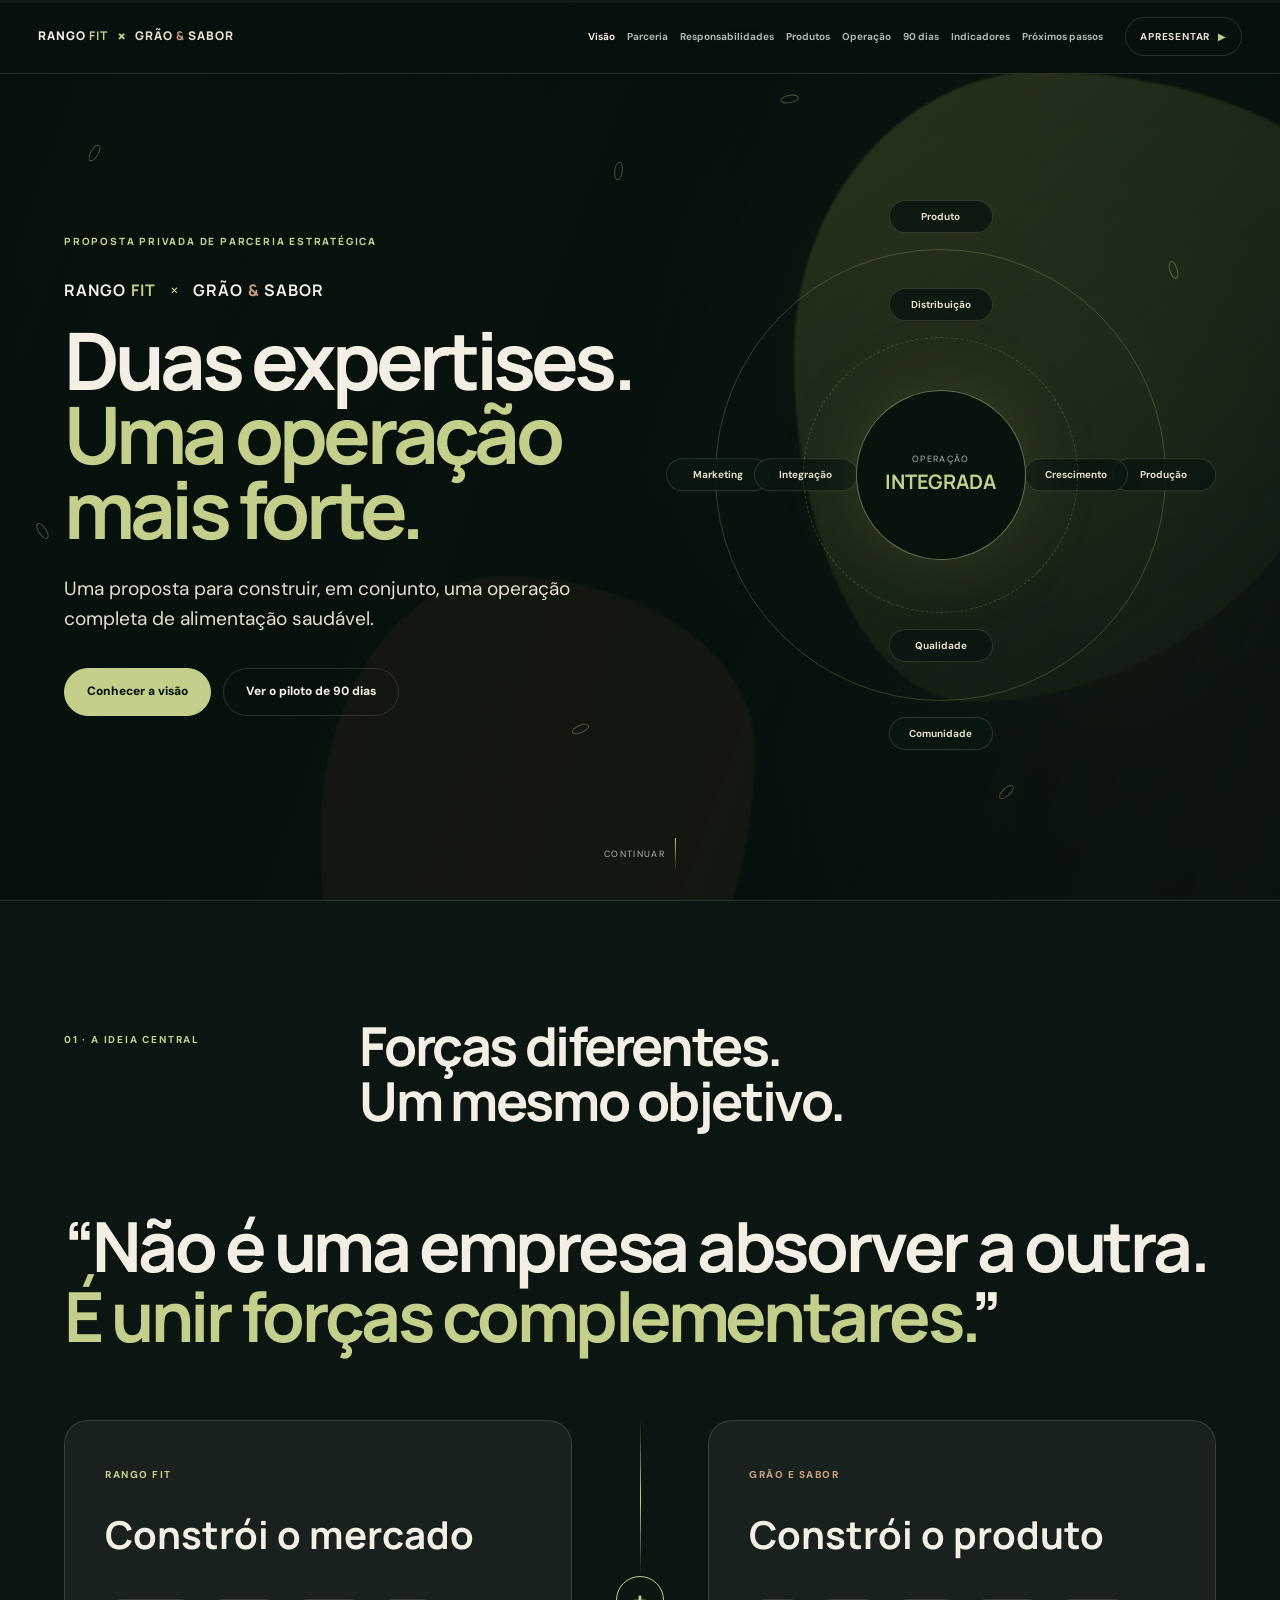
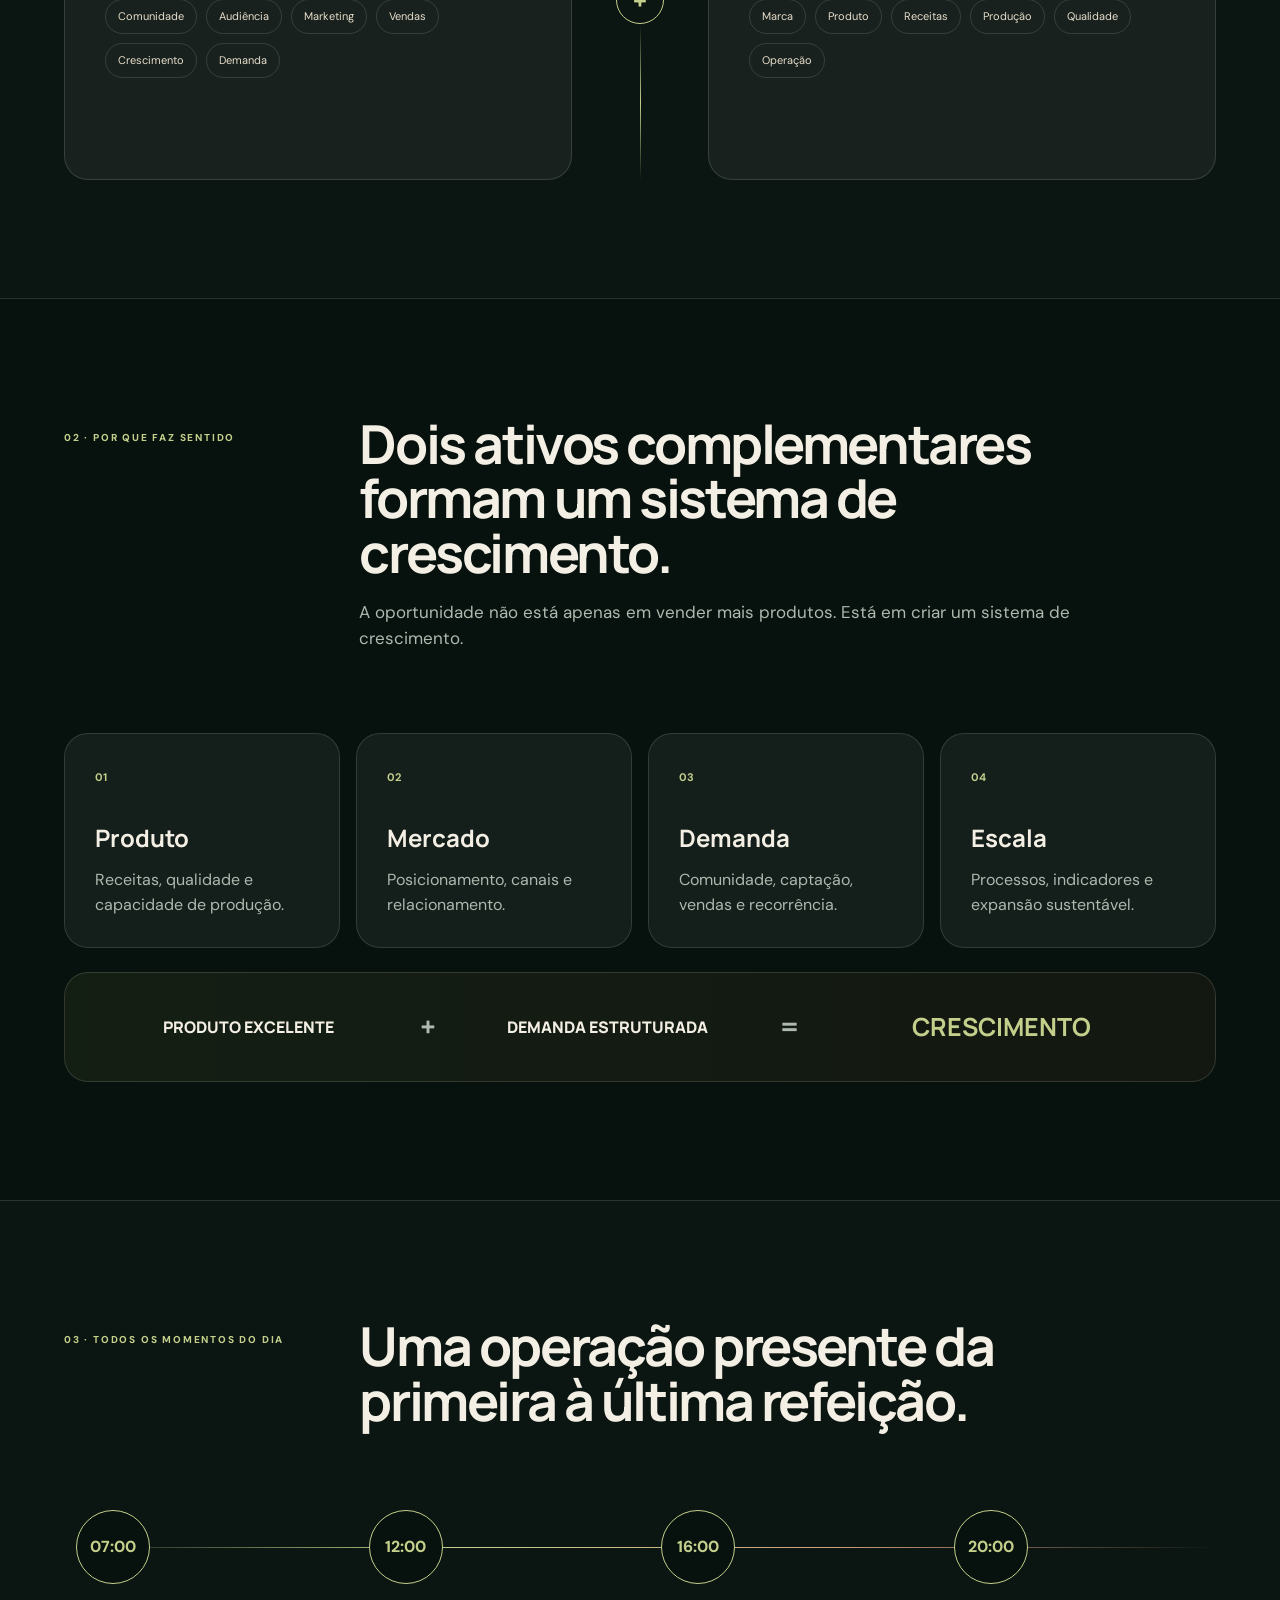
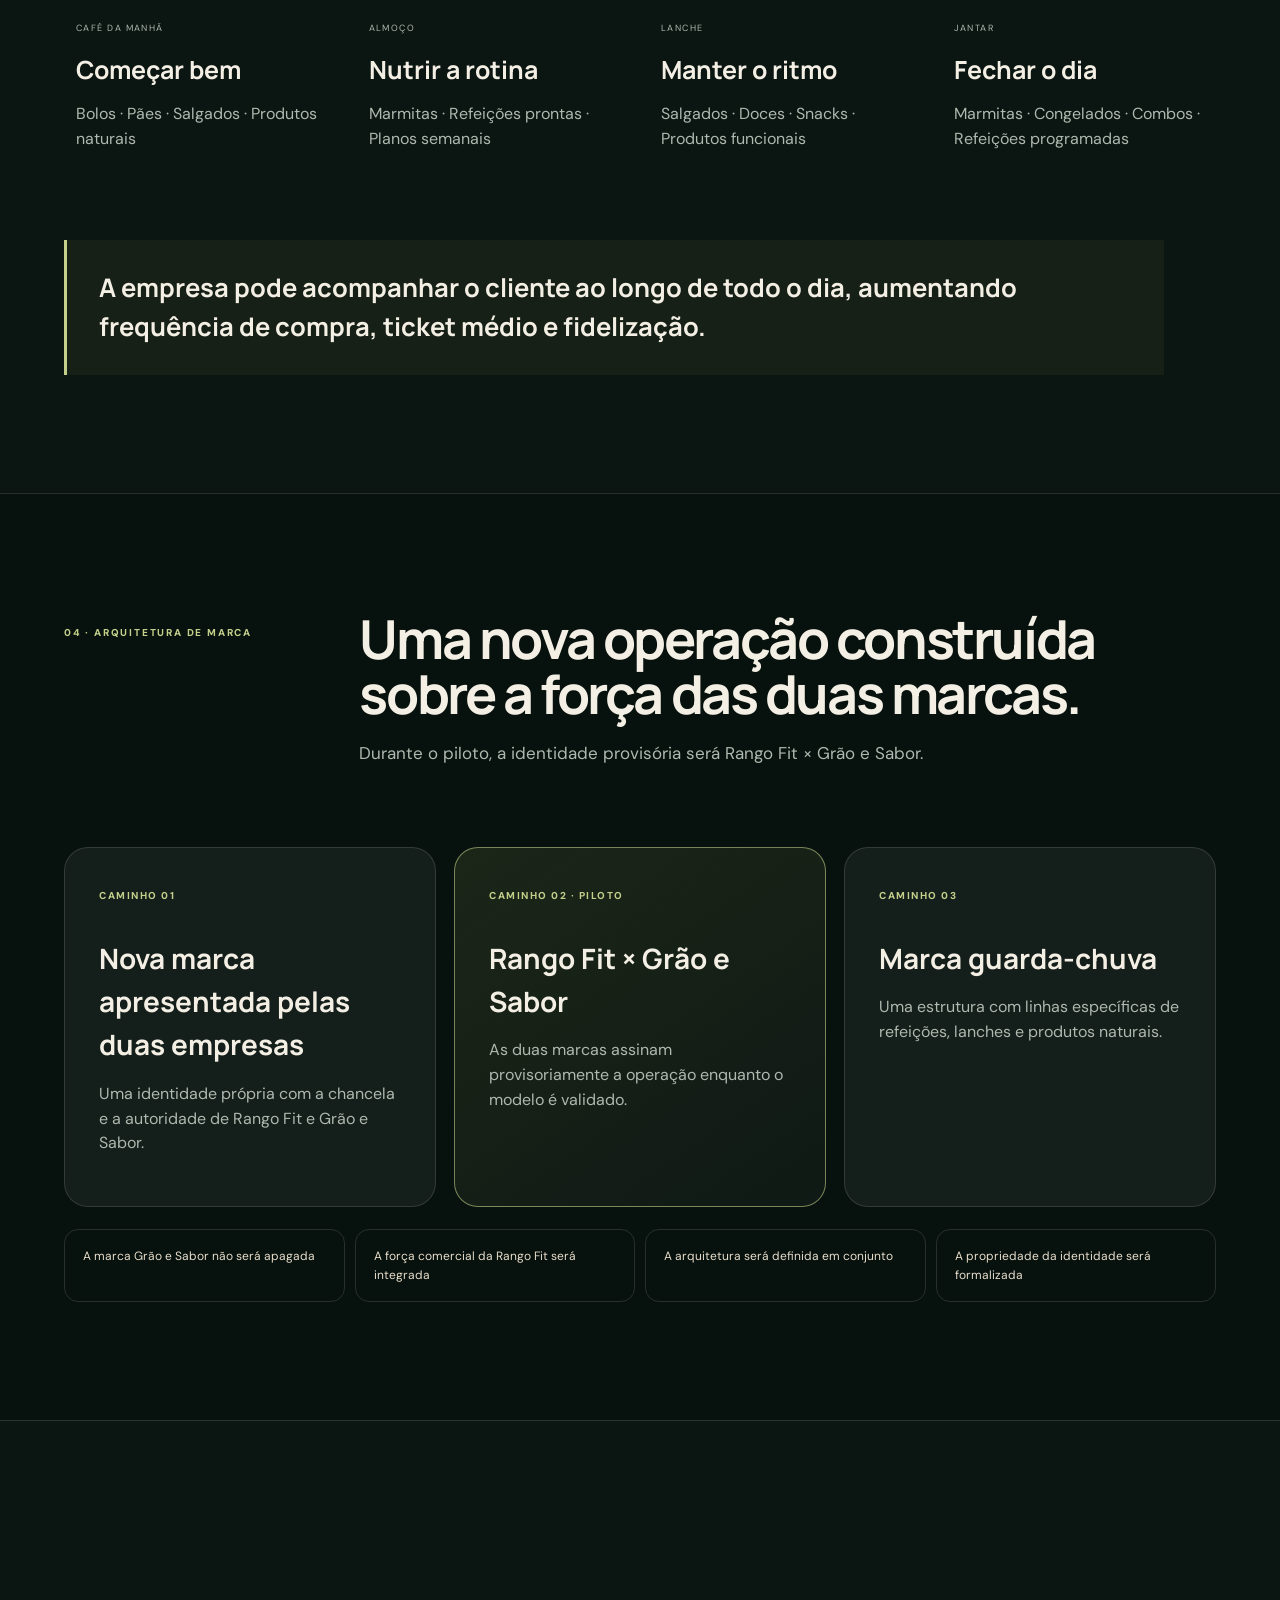
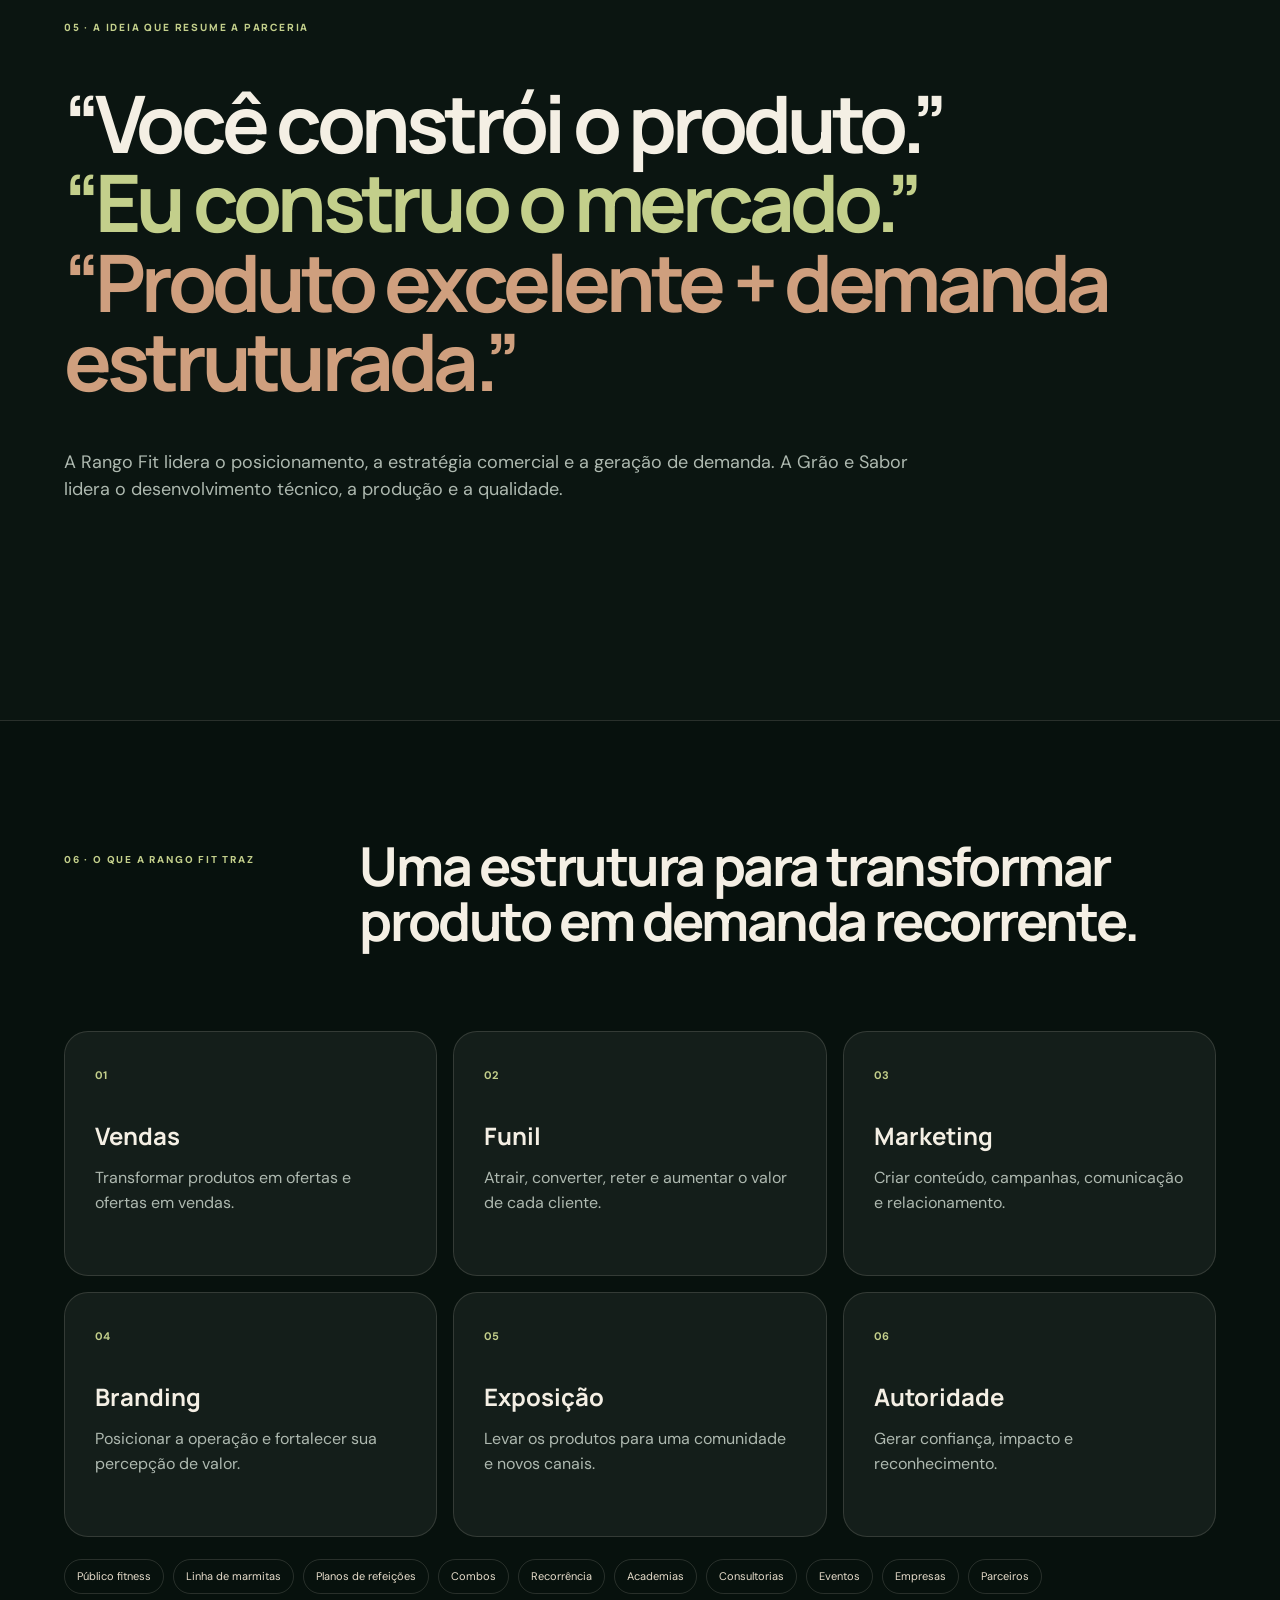
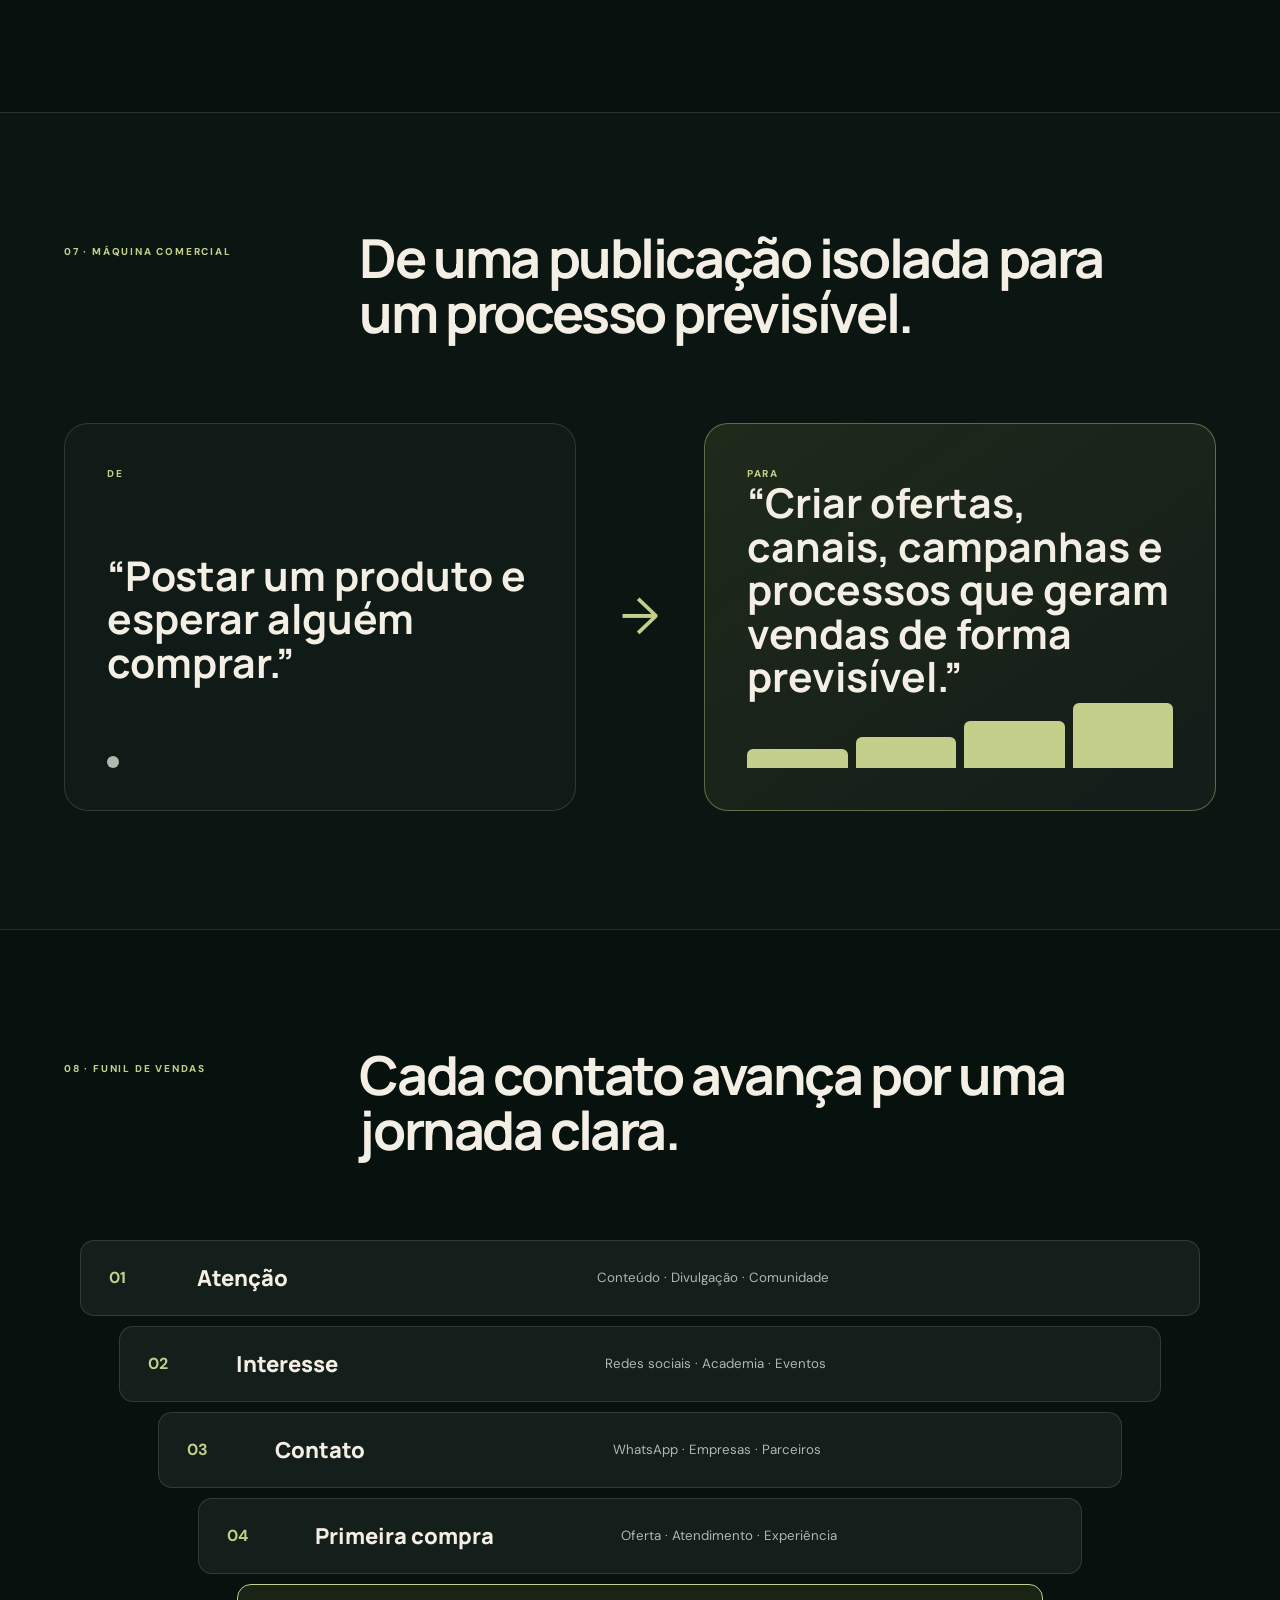
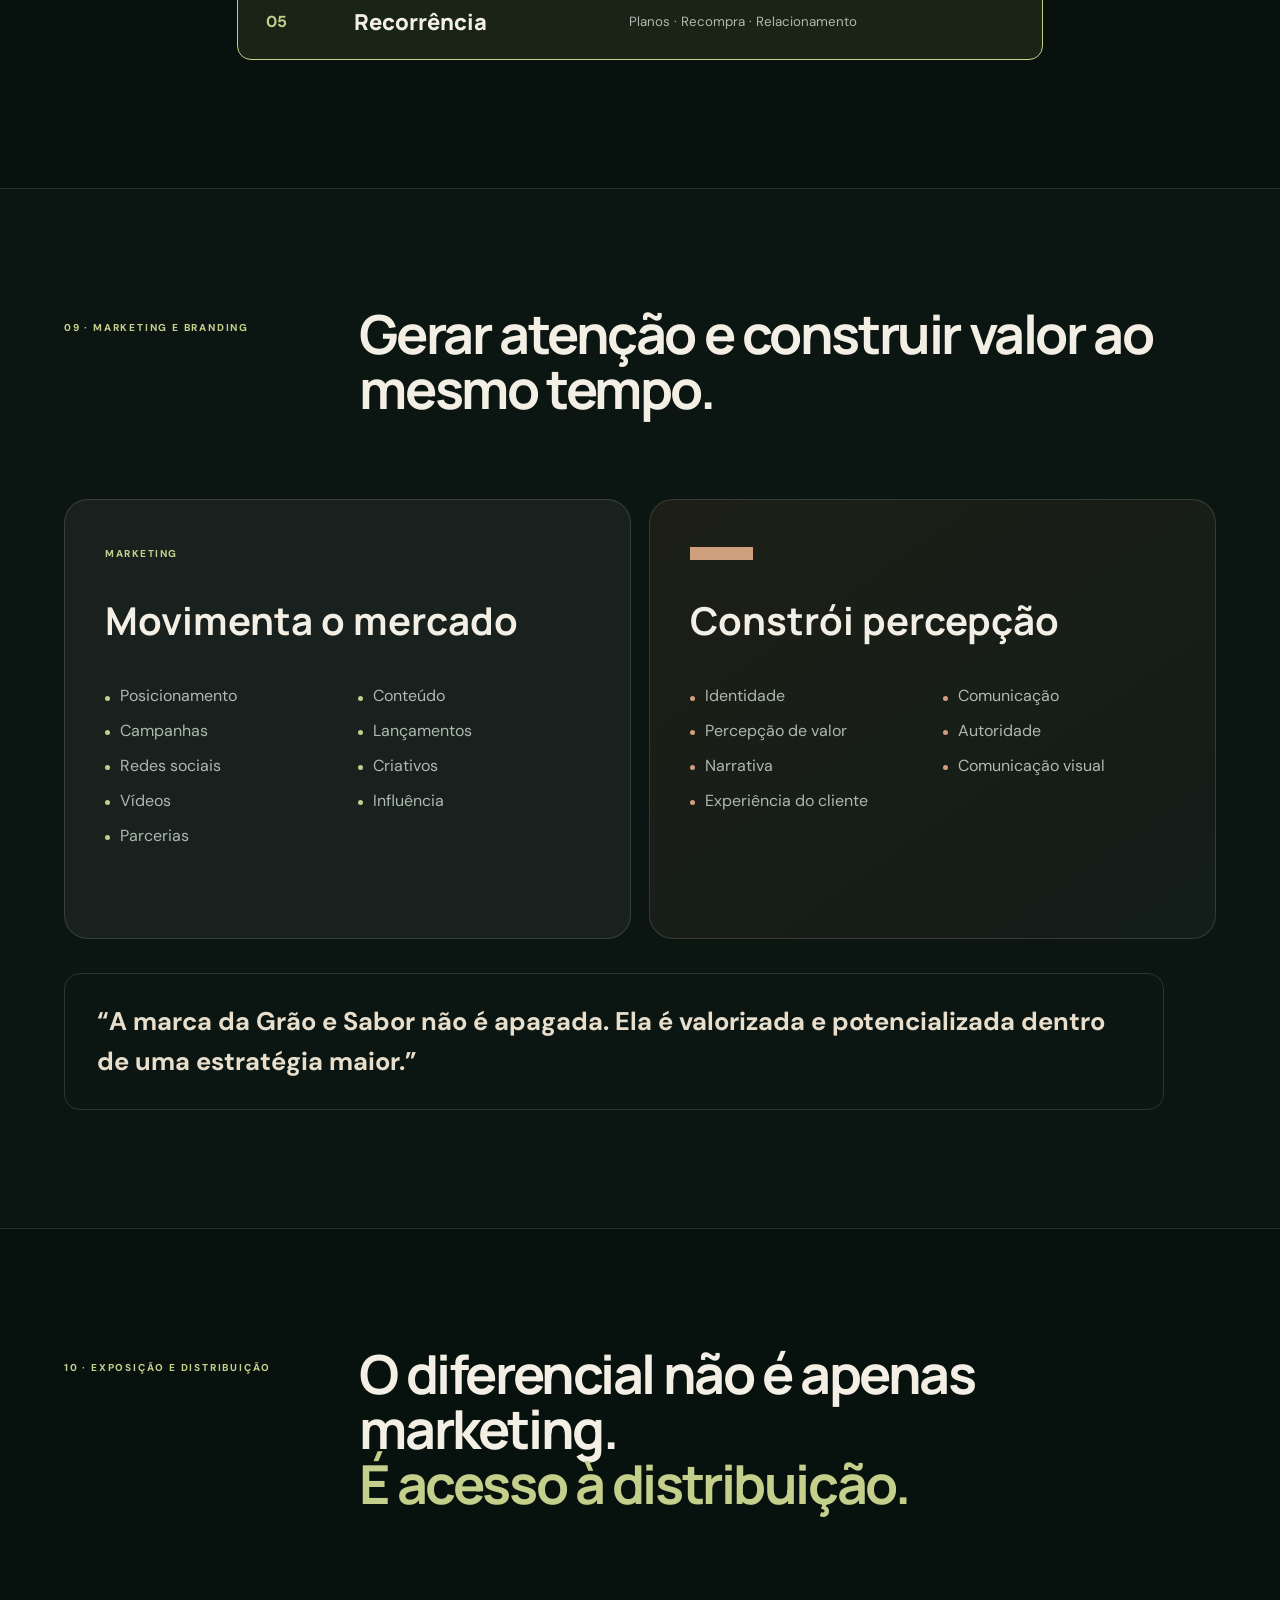
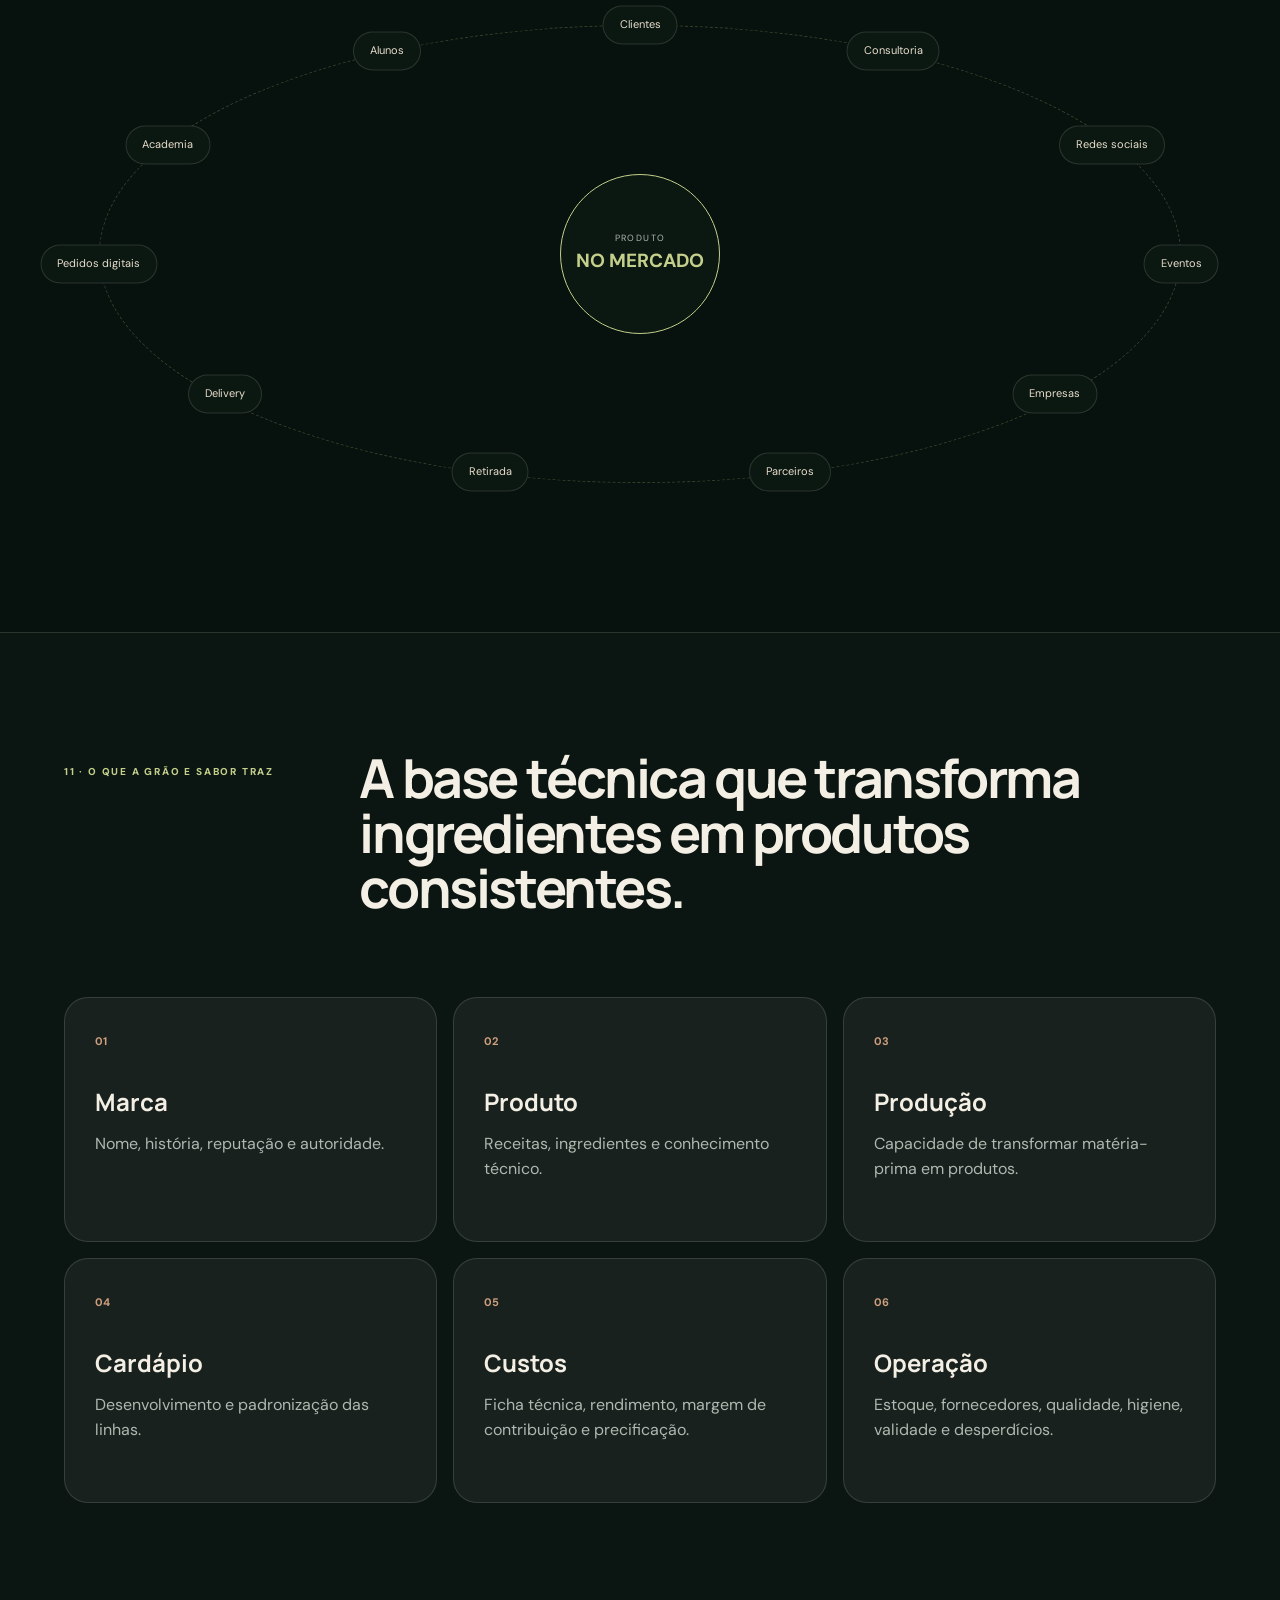
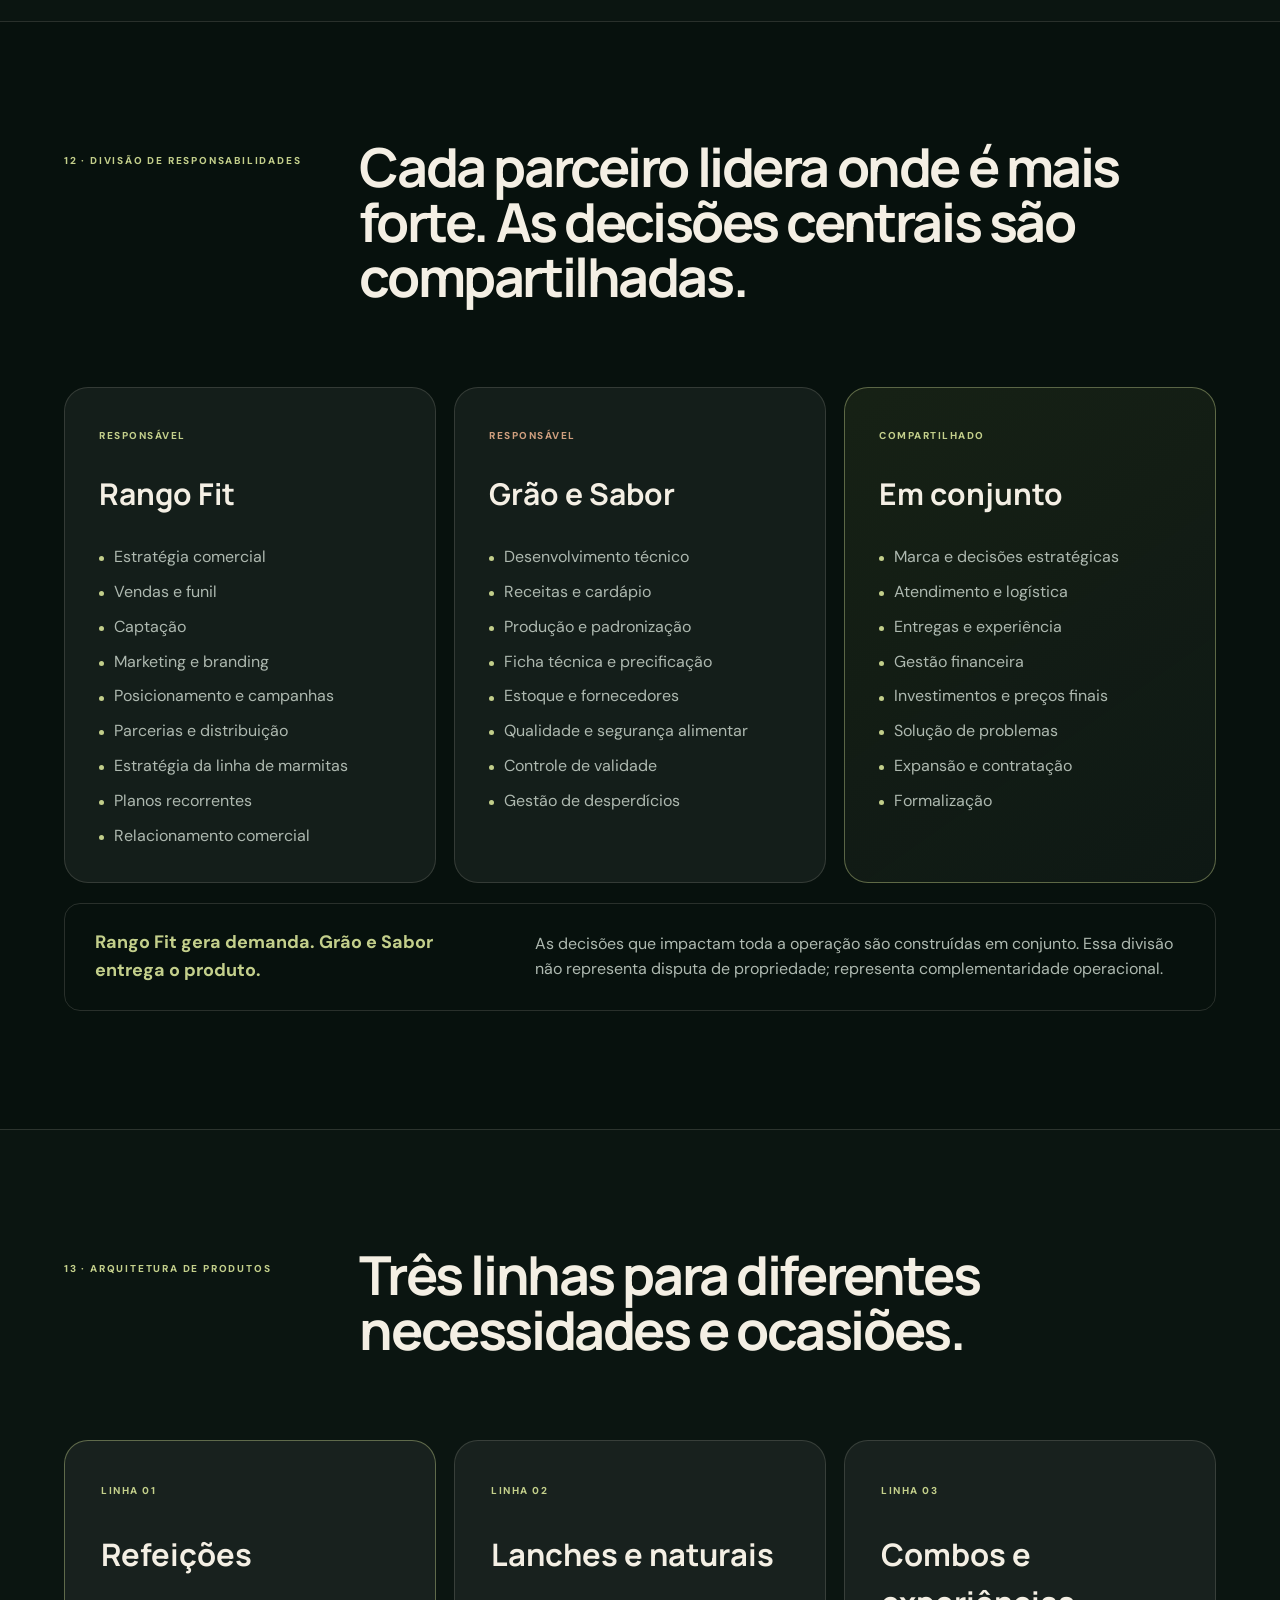
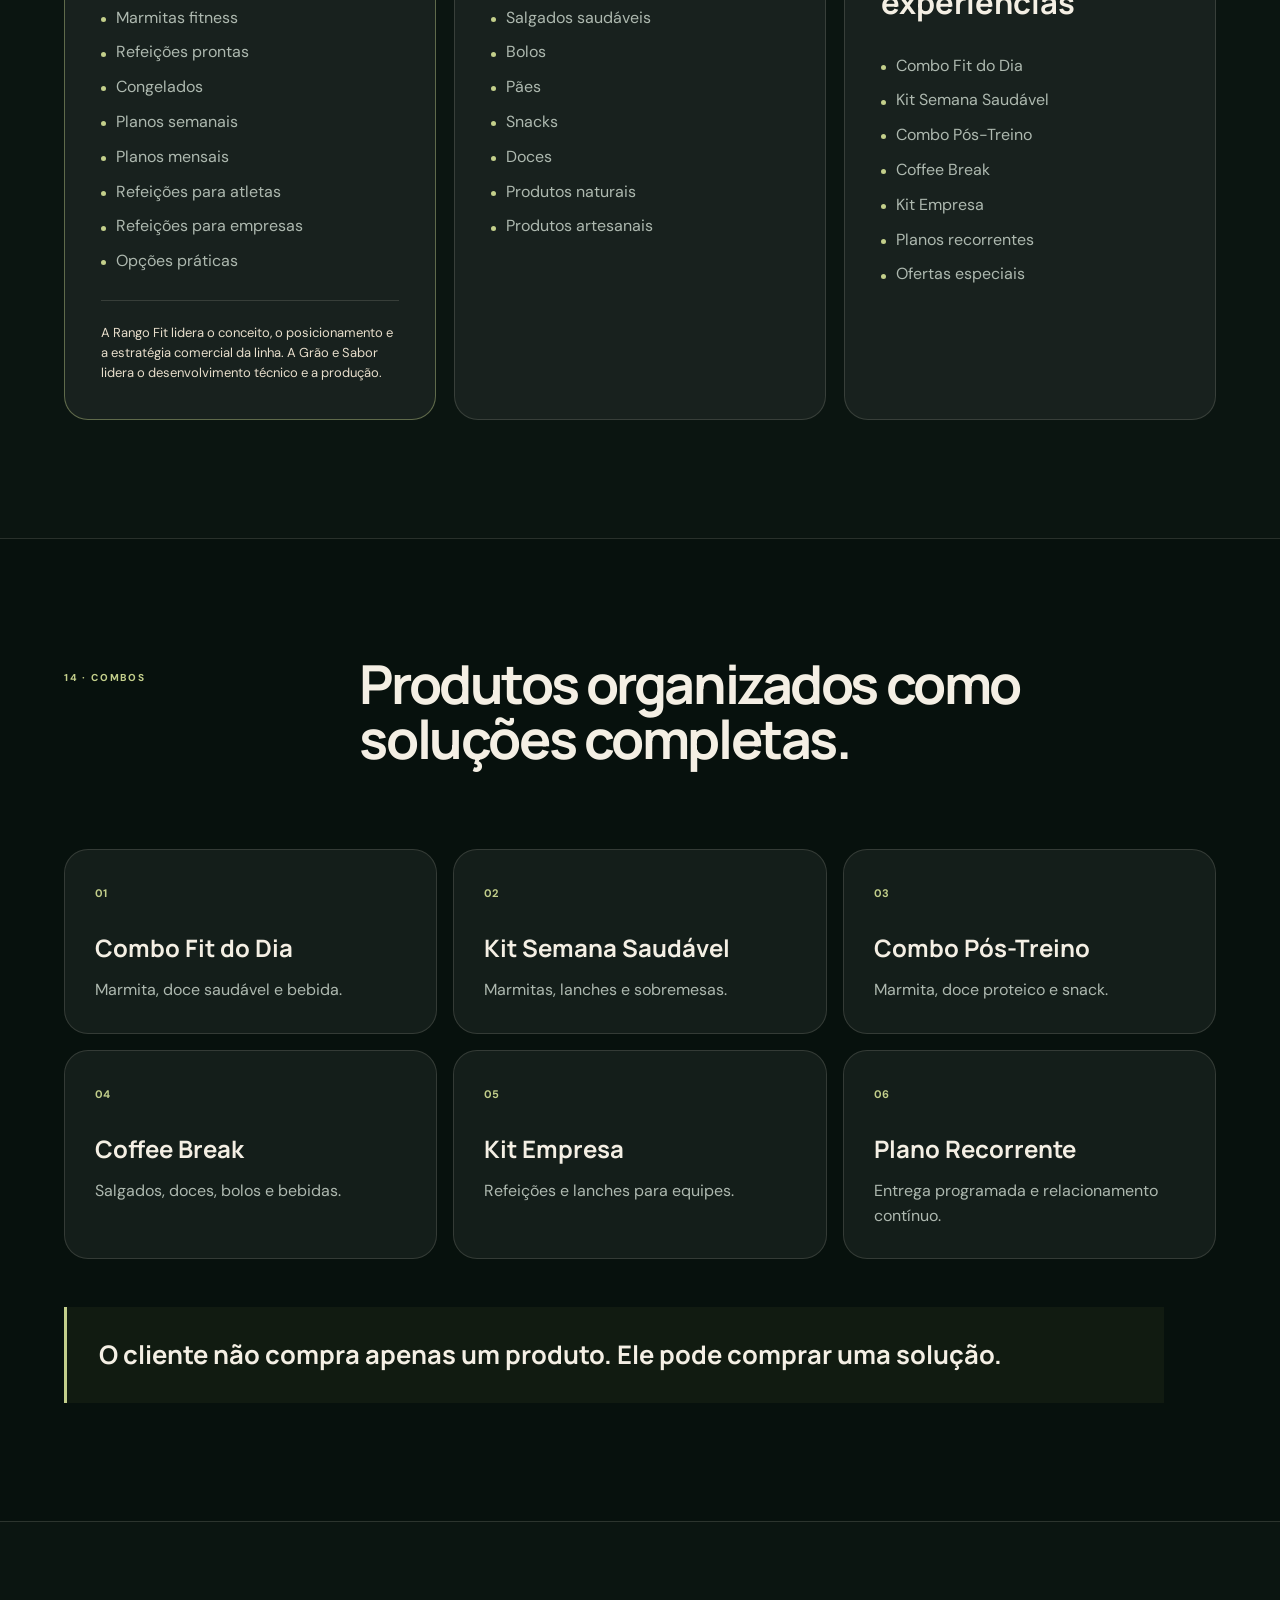
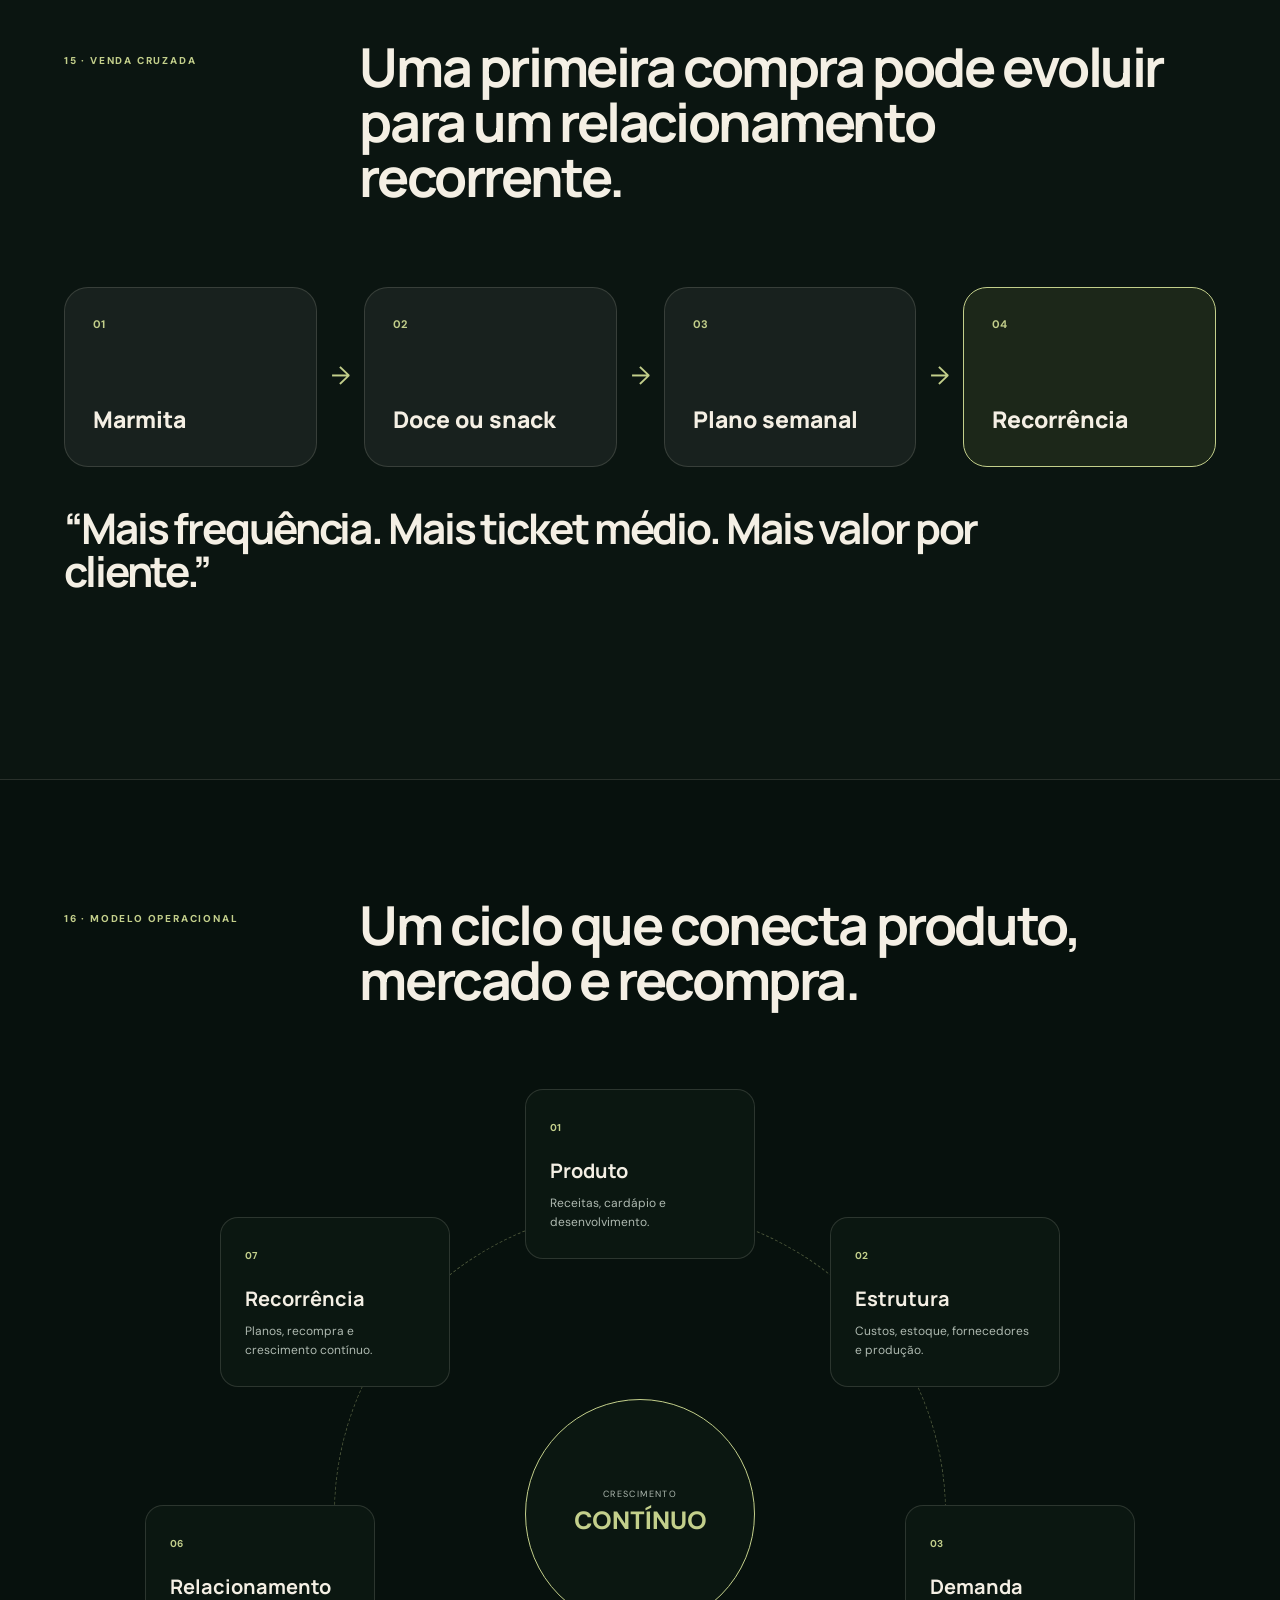
<file: propostarangofit/index.html>
<!doctype html>
<html lang="pt-BR">
  <head>
    <meta charset="utf-8" />
    <meta name="viewport" content="width=device-width, initial-scale=1" />
    <meta name="robots" content="noindex, nofollow" />
    <meta
      name="description"
      content="Proposta privada de parceria estratégica entre Rango Fit e Grão e Sabor."
    />
    <title>Rango Fit × Grão e Sabor | Proposta de parceria estratégica</title>
    <link rel="preconnect" href="https://fonts.googleapis.com" />
    <link rel="preconnect" href="https://fonts.gstatic.com" crossorigin />
    <link
      href="https://fonts.googleapis.com/css2?family=DM+Sans:wght@400;500;600;700&family=Manrope:wght@500;600;700;800&display=swap"
      rel="stylesheet"
    />
    <link rel="stylesheet" href="./styles.css?v=20260726-3" />
  </head>
  <body>
    <a class="skip-link" href="#conteudo">Ir para o conteúdo</a>
    <div class="reading-progress" aria-hidden="true"><i></i></div>

    <header class="topbar">
      <a class="brand-lockup" href="#inicio" aria-label="Rango Fit e Grão e Sabor — início">
        <span class="brand-word brand-rango">RANGO <b>FIT</b></span>
        <i aria-hidden="true">×</i>
        <span class="brand-word brand-grao">GRÃO <b>&amp;</b> SABOR</span>
      </a>
      <button class="menu-toggle" type="button" aria-label="Abrir menu" aria-expanded="false">
        <span></span><span></span>
      </button>
      <nav aria-label="Navegação principal">
        <a href="#visao">Visão</a>
        <a href="#parceria">Parceria</a>
        <a href="#responsabilidades">Responsabilidades</a>
        <a href="#produtos">Produtos</a>
        <a href="#operacao">Operação</a>
        <a href="#piloto">90 dias</a>
        <a href="#indicadores">Indicadores</a>
        <a href="#proximos">Próximos passos</a>
      </nav>
      <button
        class="presentation-toggle"
        type="button"
        aria-label="Ativar modo apresentação"
        aria-pressed="false"
      >
        <span>Apresentar</span>
        <i aria-hidden="true">▶</i>
      </button>
    </header>

    <aside class="presentation-status" aria-live="polite">
      <span data-current-slide>01</span>
      <i></i>
      <span data-total-slides>26</span>
      <small>Use as setas para navegar · Esc para sair</small>
    </aside>

    <main id="conteudo">
      <!-- 01 -->
      <section id="inicio" class="hero slide" data-slide data-nav="visao">
        <div class="grain-field" aria-hidden="true">
          <i></i><i></i><i></i><i></i><i></i><i></i><i></i>
        </div>
        <div class="organic organic-a" aria-hidden="true"></div>
        <div class="organic organic-b" aria-hidden="true"></div>
        <div class="hero-copy reveal">
          <span class="kicker">PROPOSTA PRIVADA DE PARCERIA ESTRATÉGICA</span>
          <div class="hero-brands" aria-label="Rango Fit e Grão e Sabor">
            <strong>RANGO <em>FIT</em></strong>
            <i>×</i>
            <strong>GRÃO <em>&amp;</em> SABOR</strong>
          </div>
          <h1>Duas expertises.<br /><span>Uma operação mais forte.</span></h1>
          <p>
            Uma proposta para construir, em conjunto, uma operação completa de
            alimentação saudável.
          </p>
          <div class="hero-actions">
            <a class="button primary" href="#visao">Conhecer a visão</a>
            <a class="button ghost" href="#piloto">Ver o piloto de 90 dias</a>
          </div>
        </div>
        <div class="hero-system reveal" aria-label="Sistema integrado da parceria">
          <div class="system-core">
            <span>OPERAÇÃO</span>
            <b>INTEGRADA</b>
          </div>
          <div class="orbit orbit-one">
            <span>Produto</span><span>Produção</span><span>Comunidade</span><span>Marketing</span>
          </div>
          <div class="orbit orbit-two">
            <span>Distribuição</span><span>Crescimento</span><span>Qualidade</span><span>Integração</span>
          </div>
        </div>
        <a class="scroll-cue" href="#visao"><span>Continuar</span><i></i></a>
      </section>

      <!-- 02 -->
      <section id="visao" class="section slide idea-section" data-slide data-nav="visao">
        <div class="section-head reveal">
          <span>01 · A IDEIA CENTRAL</span>
          <h2>Forças diferentes.<br />Um mesmo objetivo.</h2>
        </div>
        <blockquote class="statement reveal">
          “Não é uma empresa absorver a outra.<br /><em>É unir forças complementares.</em>”
        </blockquote>
        <div class="complement-grid">
          <article class="partner-card rango reveal">
            <span>RANGO FIT</span>
            <h3>Constrói o mercado</h3>
            <ul class="tag-list">
              <li>Comunidade</li><li>Audiência</li><li>Marketing</li>
              <li>Vendas</li><li>Crescimento</li><li>Demanda</li>
            </ul>
          </article>
          <div class="connector reveal" aria-hidden="true">
            <i></i><b>+</b><i></i>
          </div>
          <article class="partner-card grao reveal">
            <span>GRÃO E SABOR</span>
            <h3>Constrói o produto</h3>
            <ul class="tag-list">
              <li>Marca</li><li>Produto</li><li>Receitas</li>
              <li>Produção</li><li>Qualidade</li><li>Operação</li>
            </ul>
          </article>
        </div>
      </section>

      <!-- 03 -->
      <section id="parceria" class="section slide" data-slide data-nav="parceria">
        <div class="section-head reveal">
          <span>02 · POR QUE FAZ SENTIDO</span>
          <h2>Dois ativos complementares formam um sistema de crescimento.</h2>
          <p>
            A oportunidade não está apenas em vender mais produtos. Está em criar um
            sistema de crescimento.
          </p>
        </div>
        <div class="pillar-grid">
          <article class="number-card reveal"><b>01</b><h3>Produto</h3><p>Receitas, qualidade e capacidade de produção.</p></article>
          <article class="number-card reveal"><b>02</b><h3>Mercado</h3><p>Posicionamento, canais e relacionamento.</p></article>
          <article class="number-card reveal"><b>03</b><h3>Demanda</h3><p>Comunidade, captação, vendas e recorrência.</p></article>
          <article class="number-card reveal"><b>04</b><h3>Escala</h3><p>Processos, indicadores e expansão sustentável.</p></article>
        </div>
        <div class="formula reveal">
          <span>PRODUTO EXCELENTE</span><i>+</i><span>DEMANDA ESTRUTURADA</span><i>=</i><strong>CRESCIMENTO</strong>
        </div>
      </section>

      <!-- 04 -->
      <section class="section slide day-section" data-slide data-nav="parceria">
        <div class="section-head reveal">
          <span>03 · TODOS OS MOMENTOS DO DIA</span>
          <h2>Uma operação presente da primeira à última refeição.</h2>
        </div>
        <div class="day-journey">
          <article class="day-card reveal"><time>07:00</time><span>CAFÉ DA MANHÃ</span><h3>Começar bem</h3><p>Bolos · Pães · Salgados · Produtos naturais</p></article>
          <article class="day-card reveal"><time>12:00</time><span>ALMOÇO</span><h3>Nutrir a rotina</h3><p>Marmitas · Refeições prontas · Planos semanais</p></article>
          <article class="day-card reveal"><time>16:00</time><span>LANCHE</span><h3>Manter o ritmo</h3><p>Salgados · Doces · Snacks · Produtos funcionais</p></article>
          <article class="day-card reveal"><time>20:00</time><span>JANTAR</span><h3>Fechar o dia</h3><p>Marmitas · Congelados · Combos · Refeições programadas</p></article>
        </div>
        <p class="highlight reveal">
          A empresa pode acompanhar o cliente ao longo de todo o dia, aumentando
          frequência de compra, ticket médio e fidelização.
        </p>
      </section>

      <!-- 05 -->
      <section class="section slide" data-slide data-nav="parceria">
        <div class="section-head reveal">
          <span>04 · ARQUITETURA DE MARCA</span>
          <h2>Uma nova operação construída sobre a força das duas marcas.</h2>
          <p>Durante o piloto, a identidade provisória será Rango Fit × Grão e Sabor.</p>
        </div>
        <div class="architecture-paths">
          <article class="path-card reveal"><b>CAMINHO 01</b><h3>Nova marca apresentada pelas duas empresas</h3><p>Uma identidade própria com a chancela e a autoridade de Rango Fit e Grão e Sabor.</p></article>
          <article class="path-card featured reveal"><b>CAMINHO 02 · PILOTO</b><h3>Rango Fit × Grão e Sabor</h3><p>As duas marcas assinam provisoriamente a operação enquanto o modelo é validado.</p></article>
          <article class="path-card reveal"><b>CAMINHO 03</b><h3>Marca guarda-chuva</h3><p>Uma estrutura com linhas específicas de refeições, lanches e produtos naturais.</p></article>
        </div>
        <div class="assurance-grid reveal">
          <span>A marca Grão e Sabor não será apagada</span>
          <span>A força comercial da Rango Fit será integrada</span>
          <span>A arquitetura será definida em conjunto</span>
          <span>A propriedade da identidade será formalizada</span>
        </div>
      </section>

      <!-- 06 -->
      <section class="section slide manifesto" data-slide data-nav="parceria">
        <span class="kicker reveal">05 · A IDEIA QUE RESUME A PARCERIA</span>
        <div class="manifesto-lines">
          <h2 class="reveal">“Você constrói <em>o produto.</em>”</h2>
          <h2 class="reveal">“Eu construo <em>o mercado.</em>”</h2>
          <h2 class="reveal">“Produto excelente + demanda estruturada.”</h2>
        </div>
        <p class="reveal">
          A Rango Fit lidera o posicionamento, a estratégia comercial e a geração de
          demanda. A Grão e Sabor lidera o desenvolvimento técnico, a produção e a
          qualidade.
        </p>
      </section>

      <!-- 07 -->
      <section class="section slide" data-slide data-nav="parceria">
        <div class="section-head reveal">
          <span>06 · O QUE A RANGO FIT TRAZ</span>
          <h2>Uma estrutura para transformar produto em demanda recorrente.</h2>
        </div>
        <div class="capability-grid">
          <article class="capability reveal"><b>01</b><h3>Vendas</h3><p>Transformar produtos em ofertas e ofertas em vendas.</p></article>
          <article class="capability reveal"><b>02</b><h3>Funil</h3><p>Atrair, converter, reter e aumentar o valor de cada cliente.</p></article>
          <article class="capability reveal"><b>03</b><h3>Marketing</h3><p>Criar conteúdo, campanhas, comunicação e relacionamento.</p></article>
          <article class="capability reveal"><b>04</b><h3>Branding</h3><p>Posicionar a operação e fortalecer sua percepção de valor.</p></article>
          <article class="capability reveal"><b>05</b><h3>Exposição</h3><p>Levar os produtos para uma comunidade e novos canais.</p></article>
          <article class="capability reveal"><b>06</b><h3>Autoridade</h3><p>Gerar confiança, impacto e reconhecimento.</p></article>
        </div>
        <div class="wide-tags reveal">
          <span>Público fitness</span><span>Linha de marmitas</span><span>Planos de refeições</span>
          <span>Combos</span><span>Recorrência</span><span>Academias</span>
          <span>Consultorias</span><span>Eventos</span><span>Empresas</span><span>Parceiros</span>
        </div>
      </section>

      <!-- 08 -->
      <section class="section slide commercial-machine" data-slide data-nav="parceria">
        <div class="section-head reveal">
          <span>07 · MÁQUINA COMERCIAL</span>
          <h2>De uma publicação isolada para um processo previsível.</h2>
        </div>
        <div class="before-after">
          <article class="before reveal"><span>DE</span><h3>“Postar um produto e esperar alguém comprar.”</h3><div class="pulse-dot"></div></article>
          <div class="transform-mark reveal" aria-hidden="true">→</div>
          <article class="after reveal"><span>PARA</span><h3>“Criar ofertas, canais, campanhas e processos que geram vendas de forma previsível.”</h3><div class="mini-system"><i></i><i></i><i></i><i></i></div></article>
        </div>
      </section>

      <!-- 09 -->
      <section class="section slide" data-slide data-nav="parceria">
        <div class="section-head reveal">
          <span>08 · FUNIL DE VENDAS</span>
          <h2>Cada contato avança por uma jornada clara.</h2>
        </div>
        <div class="funnel">
          <div class="funnel-stage reveal"><b>01</b><span>Atenção</span><small>Conteúdo · Divulgação · Comunidade</small></div>
          <div class="funnel-stage reveal"><b>02</b><span>Interesse</span><small>Redes sociais · Academia · Eventos</small></div>
          <div class="funnel-stage reveal"><b>03</b><span>Contato</span><small>WhatsApp · Empresas · Parceiros</small></div>
          <div class="funnel-stage reveal"><b>04</b><span>Primeira compra</span><small>Oferta · Atendimento · Experiência</small></div>
          <div class="funnel-stage reveal"><b>05</b><span>Recorrência</span><small>Planos · Recompra · Relacionamento</small></div>
        </div>
      </section>

      <!-- 10 -->
      <section class="section slide" data-slide data-nav="parceria">
        <div class="section-head reveal">
          <span>09 · MARKETING E BRANDING</span>
          <h2>Gerar atenção e construir valor ao mesmo tempo.</h2>
        </div>
        <div class="dual-grid">
          <article class="discipline marketing reveal">
            <span>MARKETING</span><h3>Movimenta o mercado</h3>
            <ul><li>Posicionamento</li><li>Conteúdo</li><li>Campanhas</li><li>Lançamentos</li><li>Redes sociais</li><li>Criativos</li><li>Vídeos</li><li>Influência</li><li>Parcerias</li></ul>
          </article>
          <article class="discipline branding reveal">
            <span>BRANDING</span><h3>Constrói percepção</h3>
            <ul><li>Identidade</li><li>Comunicação</li><li>Percepção de valor</li><li>Autoridade</li><li>Narrativa</li><li>Comunicação visual</li><li>Experiência do cliente</li></ul>
          </article>
        </div>
        <blockquote class="compact-quote reveal">
          “A marca da Grão e Sabor não é apagada. Ela é valorizada e potencializada
          dentro de uma estratégia maior.”
        </blockquote>
      </section>

      <!-- 11 -->
      <section id="distribuicao" class="section slide distribution" data-slide data-nav="parceria">
        <div class="section-head reveal">
          <span>10 · EXPOSIÇÃO E DISTRIBUIÇÃO</span>
          <h2>O diferencial não é apenas marketing.<br /><em>É acesso à distribuição.</em></h2>
        </div>
        <div class="network-map reveal">
          <div class="network-core"><span>PRODUTO</span><b>NO MERCADO</b></div>
          <span>Academia</span><span>Alunos</span><span>Clientes</span><span>Consultoria</span>
          <span>Redes sociais</span><span>Eventos</span><span>Empresas</span><span>Parceiros</span>
          <span>Retirada</span><span>Delivery</span><span>Pedidos digitais</span>
        </div>
      </section>

      <!-- 12 -->
      <section class="section slide" data-slide data-nav="parceria">
        <div class="section-head reveal">
          <span>11 · O QUE A GRÃO E SABOR TRAZ</span>
          <h2>A base técnica que transforma ingredientes em produtos consistentes.</h2>
        </div>
        <div class="capability-grid grao-capabilities">
          <article class="capability reveal"><b>01</b><h3>Marca</h3><p>Nome, história, reputação e autoridade.</p></article>
          <article class="capability reveal"><b>02</b><h3>Produto</h3><p>Receitas, ingredientes e conhecimento técnico.</p></article>
          <article class="capability reveal"><b>03</b><h3>Produção</h3><p>Capacidade de transformar matéria-prima em produtos.</p></article>
          <article class="capability reveal"><b>04</b><h3>Cardápio</h3><p>Desenvolvimento e padronização das linhas.</p></article>
          <article class="capability reveal"><b>05</b><h3>Custos</h3><p>Ficha técnica, rendimento, margem de contribuição e precificação.</p></article>
          <article class="capability reveal"><b>06</b><h3>Operação</h3><p>Estoque, fornecedores, qualidade, higiene, validade e desperdícios.</p></article>
        </div>
      </section>

      <!-- 13 -->
      <section id="responsabilidades" class="section slide" data-slide data-nav="responsabilidades">
        <div class="section-head reveal">
          <span>12 · DIVISÃO DE RESPONSABILIDADES</span>
          <h2>Cada parceiro lidera onde é mais forte. As decisões centrais são compartilhadas.</h2>
        </div>
        <div class="responsibility-matrix">
          <article class="responsibility rango reveal">
            <span>RESPONSÁVEL</span><h3>Rango Fit</h3>
            <ul><li>Estratégia comercial</li><li>Vendas e funil</li><li>Captação</li><li>Marketing e branding</li><li>Posicionamento e campanhas</li><li>Parcerias e distribuição</li><li>Estratégia da linha de marmitas</li><li>Planos recorrentes</li><li>Relacionamento comercial</li></ul>
          </article>
          <article class="responsibility grao reveal">
            <span>RESPONSÁVEL</span><h3>Grão e Sabor</h3>
            <ul><li>Desenvolvimento técnico</li><li>Receitas e cardápio</li><li>Produção e padronização</li><li>Ficha técnica e precificação</li><li>Estoque e fornecedores</li><li>Qualidade e segurança alimentar</li><li>Controle de validade</li><li>Gestão de desperdícios</li></ul>
          </article>
          <article class="responsibility shared reveal">
            <span>COMPARTILHADO</span><h3>Em conjunto</h3>
            <ul><li>Marca e decisões estratégicas</li><li>Atendimento e logística</li><li>Entregas e experiência</li><li>Gestão financeira</li><li>Investimentos e preços finais</li><li>Solução de problemas</li><li>Expansão e contratação</li><li>Formalização</li></ul>
          </article>
        </div>
        <div class="responsibility-footer reveal">
          <strong>Rango Fit gera demanda. Grão e Sabor entrega o produto.</strong>
          <span>As decisões que impactam toda a operação são construídas em conjunto. Essa divisão não representa disputa de propriedade; representa complementaridade operacional.</span>
        </div>
      </section>

      <!-- 14 -->
      <section id="produtos" class="section slide" data-slide data-nav="produtos">
        <div class="section-head reveal">
          <span>13 · ARQUITETURA DE PRODUTOS</span>
          <h2>Três linhas para diferentes necessidades e ocasiões.</h2>
        </div>
        <div class="product-lines">
          <article class="product-line featured reveal">
            <span>LINHA 01</span><h3>Refeições</h3>
            <ul><li>Marmitas fitness</li><li>Refeições prontas</li><li>Congelados</li><li>Planos semanais</li><li>Planos mensais</li><li>Refeições para atletas</li><li>Refeições para empresas</li><li>Opções práticas</li></ul>
            <p>
              A Rango Fit lidera o conceito, o posicionamento e a estratégia comercial
              da linha. A Grão e Sabor lidera o desenvolvimento técnico e a produção.
            </p>
          </article>
          <article class="product-line reveal">
            <span>LINHA 02</span><h3>Lanches e naturais</h3>
            <ul><li>Salgados saudáveis</li><li>Bolos</li><li>Pães</li><li>Snacks</li><li>Doces</li><li>Produtos naturais</li><li>Produtos artesanais</li></ul>
          </article>
          <article class="product-line reveal">
            <span>LINHA 03</span><h3>Combos e experiências</h3>
            <ul><li>Combo Fit do Dia</li><li>Kit Semana Saudável</li><li>Combo Pós-Treino</li><li>Coffee Break</li><li>Kit Empresa</li><li>Planos recorrentes</li><li>Ofertas especiais</li></ul>
          </article>
        </div>
      </section>

      <!-- 15 -->
      <section class="section slide combo-section" data-slide data-nav="produtos">
        <div class="section-head reveal">
          <span>14 · COMBOS</span>
          <h2>Produtos organizados como soluções completas.</h2>
        </div>
        <div class="combo-grid">
          <article class="combo reveal"><b>01</b><h3>Combo Fit do Dia</h3><p>Marmita, doce saudável e bebida.</p></article>
          <article class="combo reveal"><b>02</b><h3>Kit Semana Saudável</h3><p>Marmitas, lanches e sobremesas.</p></article>
          <article class="combo reveal"><b>03</b><h3>Combo Pós-Treino</h3><p>Marmita, doce proteico e snack.</p></article>
          <article class="combo reveal"><b>04</b><h3>Coffee Break</h3><p>Salgados, doces, bolos e bebidas.</p></article>
          <article class="combo reveal"><b>05</b><h3>Kit Empresa</h3><p>Refeições e lanches para equipes.</p></article>
          <article class="combo reveal"><b>06</b><h3>Plano Recorrente</h3><p>Entrega programada e relacionamento contínuo.</p></article>
        </div>
        <p class="highlight reveal">O cliente não compra apenas um produto. Ele pode comprar uma solução.</p>
      </section>

      <!-- 16 -->
      <section class="section slide cross-sell" data-slide data-nav="produtos">
        <div class="section-head reveal">
          <span>15 · VENDA CRUZADA</span>
          <h2>Uma primeira compra pode evoluir para um relacionamento recorrente.</h2>
        </div>
        <div class="cross-flow reveal">
          <div><b>01</b><span>Marmita</span></div><i>→</i>
          <div><b>02</b><span>Doce ou snack</span></div><i>→</i>
          <div><b>03</b><span>Plano semanal</span></div><i>→</i>
          <div><b>04</b><span>Recorrência</span></div>
        </div>
        <blockquote class="statement small reveal">“Mais frequência. Mais ticket médio. Mais valor por cliente.”</blockquote>
      </section>

      <!-- 17 -->
      <section id="operacao" class="section slide operation-section" data-slide data-nav="operacao">
        <div class="section-head reveal">
          <span>16 · MODELO OPERACIONAL</span>
          <h2>Um ciclo que conecta produto, mercado e recompra.</h2>
        </div>
        <div class="operation-cycle reveal">
          <div class="cycle-core"><span>CRESCIMENTO</span><b>CONTÍNUO</b></div>
          <article style="--step: 0"><b>01</b><h3>Produto</h3><p>Receitas, cardápio e desenvolvimento.</p></article>
          <article style="--step: 1"><b>02</b><h3>Estrutura</h3><p>Custos, estoque, fornecedores e produção.</p></article>
          <article style="--step: 2"><b>03</b><h3>Demanda</h3><p>Marketing, conteúdo, distribuição e captação.</p></article>
          <article style="--step: 3"><b>04</b><h3>Venda</h3><p>Ofertas, funil, atendimento e conversão.</p></article>
          <article style="--step: 4"><b>05</b><h3>Entrega</h3><p>Qualidade, logística e experiência.</p></article>
          <article style="--step: 5"><b>06</b><h3>Relacionamento</h3><p>Pós-venda, base de clientes e novas ofertas.</p></article>
          <article style="--step: 6"><b>07</b><h3>Recorrência</h3><p>Planos, recompra e crescimento contínuo.</p></article>
        </div>
      </section>

      <!-- 18 -->
      <section class="section slide finance-section" data-slide data-nav="operacao">
        <div class="section-head reveal">
          <span>17 · ESTRUTURA FINANCEIRA</span>
          <h2>Crescer com clareza sobre o resultado real.</h2>
          <p>Faturamento não é lucro. A distribuição ocorre sobre o resultado real.</p>
        </div>
        <div class="financial-flow reveal">
          <div><b>Receita bruta</b></div><i>−</i>
          <div><span>Impostos e taxas</span><span>Custos variáveis</span><span>Custos operacionais</span></div><i>=</i>
          <div class="result"><b>Resultado operacional</b><small>reinvestimento + distribuição</small></div>
        </div>
        <div class="principle-grid">
          <span class="reveal">Cada produto precisa de ficha técnica</span>
          <span class="reveal">Os custos devem ser conhecidos</span>
          <span class="reveal">A margem de contribuição deve ser analisada</span>
          <span class="reveal">Investimentos devem ser aprovados</span>
          <span class="reveal">O reinvestimento precisa de regras</span>
          <span class="reveal">A distribuição considera o resultado real</span>
        </div>
      </section>

      <!-- 19 -->
      <section class="section slide assets-section" data-slide data-nav="operacao">
        <div class="section-head reveal">
          <span>18 · AVALIAÇÃO DOS ATIVOS</span>
          <h2>Reconhecer o que cada lado traz sem transformar a parceria em disputa.</h2>
        </div>
        <div class="asset-grid">
          <article class="asset-card reveal"><span>RANGO FIT</span><ul><li>Marca, comunidade e audiência</li><li>Capacidade comercial</li><li>Marketing e vendas</li><li>Canais de distribuição</li><li>Estratégia das marmitas</li><li>Tempo e gestão</li></ul></article>
          <article class="asset-card reveal"><span>GRÃO E SABOR</span><ul><li>Marca, história e clientes</li><li>Reputação</li><li>Receitas e conhecimento técnico</li><li>Estrutura de produção</li><li>Fornecedores</li><li>Tempo e gestão</li></ul></article>
          <article class="asset-card shared reveal"><span>EM CONJUNTO</span><ul><li>Investimentos e custos compartilhados</li><li>Propriedade dos ativos e da marca</li><li>Base de clientes e decisões</li><li>Lucros e reinvestimento</li><li>Expansão</li><li>Regras de saída</li></ul></article>
        </div>
        <p class="highlight reveal">O objetivo não é descobrir quem vale mais. É construir uma estrutura justa e sustentável.</p>
      </section>

      <!-- 20 -->
      <section id="piloto" class="section slide pilot-section" data-slide data-nav="piloto">
        <div class="section-head reveal">
          <span>19 · OPERAÇÃO-PILOTO CONJUNTA</span>
          <h2>90 dias para transformar hipóteses em números reais.</h2>
          <p>
            Não se trata de uma fusão jurídica imediata. O primeiro passo é uma
            operação-piloto conjunta de 90 dias, que valida produtos, processos,
            produção, atendimento, logística, canais, faturamento, margens,
            recorrência, capacidade de expansão e compatibilidade entre os parceiros.
          </p>
        </div>
        <div class="pilot-timeline">
          <article class="pilot-phase reveal"><span>DIAS 1–30</span><h3>Estruturar</h3><ul><li>Alinhar visão e operação</li><li>Definir identidade provisória</li><li>Estruturar cardápio e fichas técnicas</li><li>Definir custos e preços</li><li>Organizar canais e ofertas</li><li>Definir responsáveis, atendimento e logística</li></ul></article>
          <article class="pilot-phase reveal"><span>DIAS 31–60</span><h3>Validar</h3><ul><li>Iniciar vendas</li><li>Testar produtos e aceitação</li><li>Avaliar qualidade e ticket médio</li><li>Identificar produtos mais vendidos</li><li>Ajustar ofertas e captar clientes</li><li>Avaliar o fluxo operacional</li></ul></article>
          <article class="pilot-phase reveal"><span>DIAS 61–90</span><h3>Escalar</h3><ul><li>Criar planos recorrentes</li><li>Expandir canais e buscar empresas</li><li>Estruturar delivery</li><li>Avaliar margens e capacidade produtiva</li><li>Preparar expansão</li><li>Consolidar os números</li></ul></article>
        </div>
        <blockquote class="compact-quote reveal">“Depois dos 90 dias, os números reais orientam a decisão sobre a sociedade definitiva.”</blockquote>
        <div class="future-models reveal"><span>Parceria comercial</span><span>Operação conjunta</span><span>Joint venture</span><span>Nova empresa</span><span>Sociedade definitiva</span></div>
      </section>

      <!-- 21 -->
      <section id="indicadores" class="section slide metrics-section" data-slide data-nav="indicadores">
        <div class="section-head reveal">
          <span>20 · INDICADORES</span>
          <h2>Um painel para decidir com evidências, não com expectativas.</h2>
          <p>Sem projeções fictícias: os campos serão preenchidos com os dados reais do piloto.</p>
        </div>
        <div class="metrics-dashboard">
          <article class="metric-card reveal"><span>FATURAMENTO</span><b>—</b><p>Quanto a operação vendeu?</p></article>
          <article class="metric-card reveal"><span>CLIENTES</span><b>—</b><p>Quantas pessoas compraram?</p></article>
          <article class="metric-card reveal"><span>TICKET MÉDIO</span><b>—</b><p>Qual foi o valor médio de cada pedido?</p></article>
          <article class="metric-card reveal"><span>MARGEM</span><b>—</b><p>Quanto sobra após custos e despesas variáveis?</p></article>
          <article class="metric-card reveal"><span>RECORRÊNCIA</span><b>—</b><p>Qual percentual voltou a comprar?</p></article>
          <article class="metric-card reveal"><span>RECOMPRA</span><b>—</b><p>Quanto tempo leva para comprar novamente?</p></article>
          <article class="metric-card reveal"><span>MAIS VENDIDOS</span><b>—</b><p>Quais produtos possuem maior volume?</p></article>
          <article class="metric-card reveal"><span>MAIS LUCRATIVOS</span><b>—</b><p>Quais produtos geram maior margem?</p></article>
          <article class="metric-card reveal"><span>AQUISIÇÃO</span><b>—</b><p>Quanto custa adquirir um novo cliente?</p></article>
          <article class="metric-card reveal"><span>CAPACIDADE</span><b>—</b><p>Quanto é possível produzir e entregar com qualidade?</p></article>
          <article class="metric-card wide reveal"><span>POTENCIAL</span><b>?</b><p>A operação pode crescer de forma sustentável?</p></article>
        </div>
        <blockquote class="compact-quote reveal">“A pergunta não será apenas ‘gostamos da ideia?’. Será: ‘os números mostram que existe um negócio?’”</blockquote>
      </section>

      <!-- 22 -->
      <section class="section slide protection-section" data-slide data-nav="indicadores">
        <div class="section-head reveal">
          <span>21 · PROTEÇÃO DA PARCERIA</span>
          <h2>Transparência e regras claras antes de a operação crescer.</h2>
        </div>
        <div class="protection-grid">
          <span class="reveal">Responsabilidades</span><span class="reveal">Poder de decisão</span>
          <span class="reveal">Aprovação de custos</span><span class="reveal">Controle financeiro</span>
          <span class="reveal">Acesso às informações</span><span class="reveal">Reinvestimento</span>
          <span class="reveal">Distribuição</span><span class="reveal">Propriedade das marcas</span>
          <span class="reveal">Propriedade das receitas</span><span class="reveal">Carteira de clientes</span>
          <span class="reveal">Uso dos canais</span><span class="reveal">Confidencialidade</span>
          <span class="reveal">Contratação</span><span class="reveal">Regras de saída</span>
          <span class="reveal">Continuidade</span><span class="reveal">Formalização contábil e jurídica</span>
        </div>
        <blockquote class="statement small reveal">
          “A transparência não deve existir apenas quando tudo está dando certo.<br />
          <em>Ela precisa estar presente antes de o negócio crescer.</em>”
        </blockquote>
      </section>

      <!-- 23 -->
      <section class="section slide argument-section" data-slide data-nav="proximos">
        <span class="kicker reveal">22 · ARGUMENTO CENTRAL</span>
        <blockquote class="argument reveal">“Eu não quero entrar na sua operação para fazer o que você já faz.”</blockquote>
        <blockquote class="argument accent reveal">“Quero trazer uma estrutura que você talvez não tenha hoje, enquanto você traz uma expertise que eu não tenho.”</blockquote>
        <div class="you-me">
          <article class="reveal"><span>VOCÊ</span><h3>Produto, receitas, produção e qualidade.</h3></article>
          <i>+</i>
          <article class="reveal"><span>EU</span><h3>Marketing, vendas, captação e crescimento.</h3></article>
        </div>
      </section>

      <!-- 24 -->
      <section class="section slide one-sentence" data-slide data-nav="proximos">
        <span class="kicker reveal">23 · A PROPOSTA EM UMA FRASE</span>
        <div class="sentence-stack">
          <h2 class="reveal">“Você domina a criação do produto.”</h2>
          <h2 class="reveal">“Eu domino a criação da demanda.”</h2>
          <h2 class="reveal"><em>“Juntos, podemos construir uma empresa capaz de entregar os dois.”</em></h2>
        </div>
        <p class="reveal">Criar uma operação de alimentação saudável com produto, processo, demanda e crescimento.</p>
      </section>

      <!-- 25 -->
      <section id="proximos" class="section slide next-section" data-slide data-nav="proximos">
        <div class="section-head reveal">
          <span>24 · PRÓXIMOS PASSOS</span>
          <h2>Da visão compartilhada à decisão sobre o modelo definitivo.</h2>
        </div>
        <ol class="next-flow">
          <li class="reveal"><b>01</b><span>Alinhar a visão</span></li>
          <li class="reveal"><b>02</b><span>Mapear os ativos</span></li>
          <li class="reveal"><b>03</b><span>Definir o piloto</span></li>
          <li class="reveal"><b>04</b><span>Definir responsabilidades</span></li>
          <li class="reveal"><b>05</b><span>Estruturar processos</span></li>
          <li class="reveal"><b>06</b><span>Validar produtos</span></li>
          <li class="reveal"><b>07</b><span>Validar números</span></li>
          <li class="reveal"><b>08</b><span>Avaliar o modelo definitivo</span></li>
          <li class="reveal"><b>09</b><span>Formalizar</span></li>
          <li class="reveal"><b>10</b><span>Preparar a expansão</span></li>
        </ol>
      </section>

      <!-- 26 -->
      <section class="section slide closing-section" data-slide data-nav="proximos">
        <div class="closing-art" aria-hidden="true"><i></i><i></i><i></i></div>
        <div class="closing-copy reveal">
          <span>RANGO FIT × GRÃO E SABOR</span>
          <h2>Duas expertises.<br /><em>Uma operação mais forte.</em></h2>
          <p>Produto excelente + demanda estruturada = crescimento.</p>
          <strong>Obrigado por considerar construir isso comigo.</strong>
          <button class="button primary decision-open" type="button">Vamos construir essa operação?</button>
        </div>
      </section>
    </main>

    <footer>
      <div class="brand-lockup">
        <span class="brand-word brand-rango">RANGO <b>FIT</b></span>
        <i>×</i>
        <span class="brand-word brand-grao">GRÃO <b>&amp;</b> SABOR</span>
      </div>
      <span>Proposta privada de parceria estratégica</span>
      <span>Conteúdo confidencial · 2026</span>
    </footer>

    <button class="back-top" type="button" aria-label="Voltar ao início">↑</button>

    <div class="modal" id="decision-modal" role="dialog" aria-modal="true" aria-labelledby="modal-title" hidden>
      <div class="modal-backdrop" data-modal-close></div>
      <div class="modal-panel" tabindex="-1">
        <button class="modal-close" type="button" aria-label="Fechar modal" data-modal-close>×</button>
        <span>PRÓXIMA CONVERSA</span>
        <h2 id="modal-title">Vamos transformar a visão em um piloto real?</h2>
        <p>O próximo encontro pode ser organizado em quatro decisões objetivas.</p>
        <ol>
          <li><b>01</b><span>Alinhar expectativas</span></li>
          <li><b>02</b><span>Definir o piloto</span></li>
          <li><b>03</b><span>Mapear os ativos</span></li>
          <li><b>04</b><span>Marcar a próxima reunião</span></li>
        </ol>
        <button class="button primary modal-confirm" type="button" data-modal-close>Entendido</button>
      </div>
    </div>

    <script src="./script.js?v=20260726-1" defer></script>
  </body>
</html>
</file>
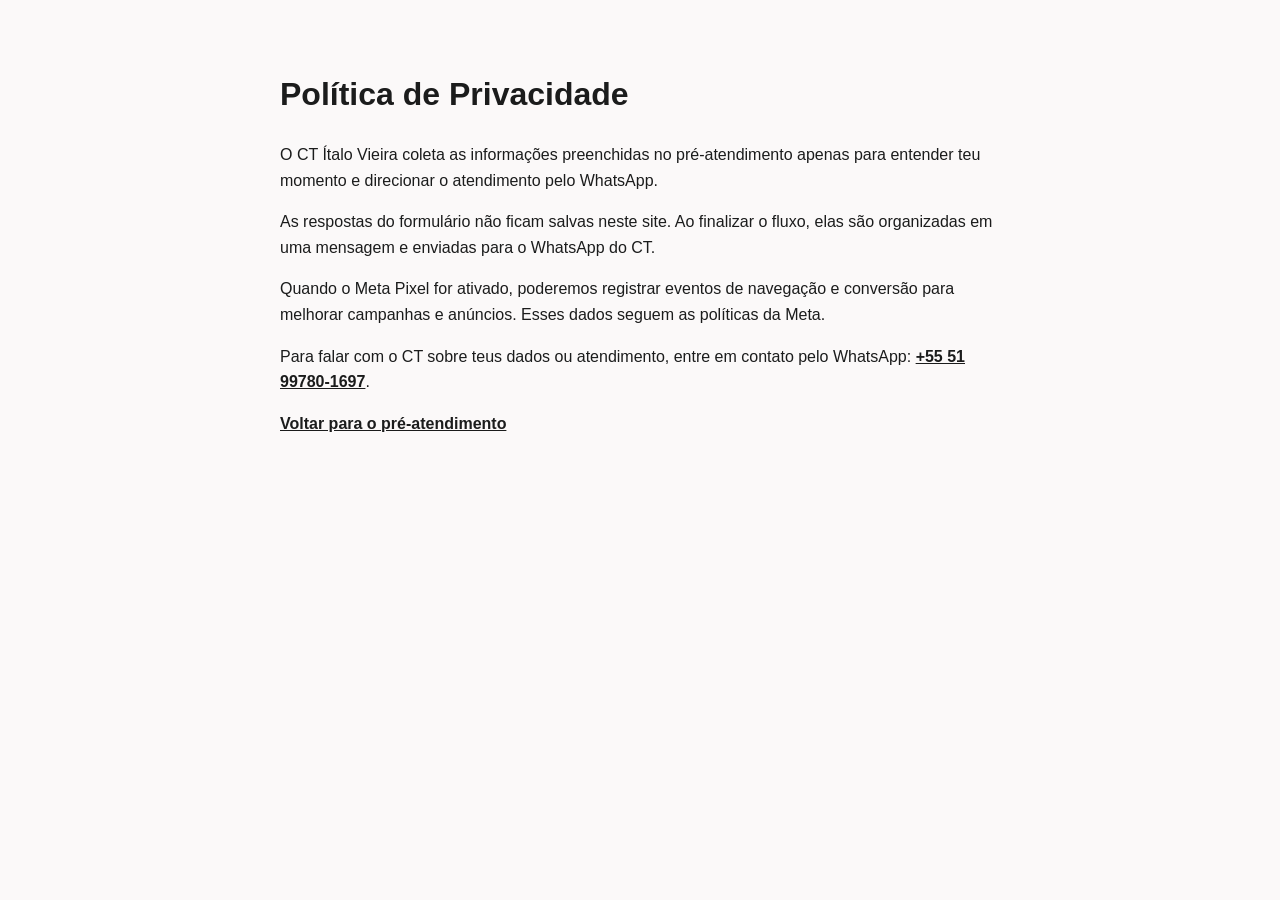
<file: privacidade.html>
<!DOCTYPE html>
<html lang="pt-BR">
<head>
  <meta charset="utf-8">
  <meta name="viewport" content="width=device-width, initial-scale=1.0">
  <meta name="robots" content="index, follow">
  <title>Política de Privacidade - CT Ítalo Vieira</title>
  <style>
    body {
      margin: 0;
      font-family: Arial, sans-serif;
      background: #fbf9f9;
      color: #1b1c1c;
      line-height: 1.6;
    }

    main {
      width: min(100% - 32px, 720px);
      margin: 0 auto;
      padding: 48px 0;
    }

    a {
      color: #1b1c1c;
      font-weight: 700;
    }
  </style>
</head>
<body>
  <main>
    <h1>Política de Privacidade</h1>
    <p>O CT Ítalo Vieira coleta as informações preenchidas no pré-atendimento apenas para entender teu momento e direcionar o atendimento pelo WhatsApp.</p>
    <p>As respostas do formulário não ficam salvas neste site. Ao finalizar o fluxo, elas são organizadas em uma mensagem e enviadas para o WhatsApp do CT.</p>
    <p>Quando o Meta Pixel for ativado, poderemos registrar eventos de navegação e conversão para melhorar campanhas e anúncios. Esses dados seguem as políticas da Meta.</p>
    <p>Para falar com o CT sobre teus dados ou atendimento, entre em contato pelo WhatsApp: <a href="https://wa.me/5551997801697">+55 51 99780-1697</a>.</p>
    <p><a href="/">Voltar para o pré-atendimento</a></p>
  </main>
</body>
</html>
</file>
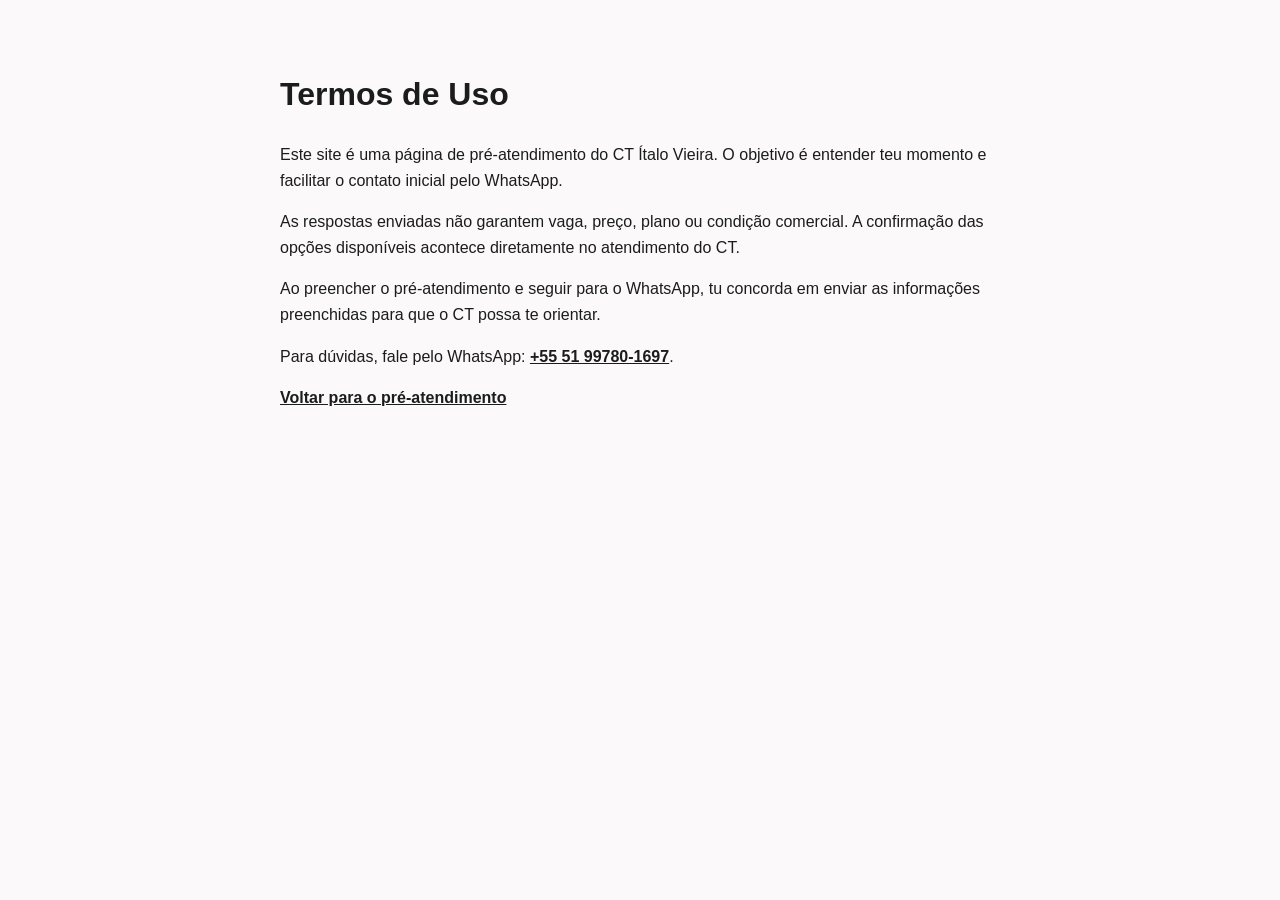
<file: termos.html>
<!DOCTYPE html>
<html lang="pt-BR">
<head>
  <meta charset="utf-8">
  <meta name="viewport" content="width=device-width, initial-scale=1.0">
  <meta name="robots" content="index, follow">
  <title>Termos de Uso - CT Ítalo Vieira</title>
  <style>
    body {
      margin: 0;
      font-family: Arial, sans-serif;
      background: #fbf9f9;
      color: #1b1c1c;
      line-height: 1.6;
    }

    main {
      width: min(100% - 32px, 720px);
      margin: 0 auto;
      padding: 48px 0;
    }

    a {
      color: #1b1c1c;
      font-weight: 700;
    }
  </style>
</head>
<body>
  <main>
    <h1>Termos de Uso</h1>
    <p>Este site é uma página de pré-atendimento do CT Ítalo Vieira. O objetivo é entender teu momento e facilitar o contato inicial pelo WhatsApp.</p>
    <p>As respostas enviadas não garantem vaga, preço, plano ou condição comercial. A confirmação das opções disponíveis acontece diretamente no atendimento do CT.</p>
    <p>Ao preencher o pré-atendimento e seguir para o WhatsApp, tu concorda em enviar as informações preenchidas para que o CT possa te orientar.</p>
    <p>Para dúvidas, fale pelo WhatsApp: <a href="https://wa.me/5551997801697">+55 51 99780-1697</a>.</p>
    <p><a href="/">Voltar para o pré-atendimento</a></p>
  </main>
</body>
</html>
</file>
<file: propostanetmitt/styles.css>
:root {
  --bg: #080b09;
  --panel: #111713;
  --panel-2: #171f1a;
  --panel-3: #202a23;
  --text: #f5f8f5;
  --muted: #aab5ad;
  --lime: #b9f227;
  --lime-2: #ddff82;
  --red: #ff675e;
  --amber: #ffc95b;
  --line: rgba(255, 255, 255, 0.12);
  --shadow: 0 24px 70px rgba(0, 0, 0, 0.38);
  --radius: 22px;
  color-scheme: dark;
}

* {
  box-sizing: border-box;
}

html {
  scroll-behavior: smooth;
  scroll-padding-top: 92px;
}

body {
  margin: 0;
  background: var(--bg);
  color: var(--text);
  font-family:
    Inter, ui-sans-serif, system-ui, -apple-system, BlinkMacSystemFont, "Segoe UI",
    sans-serif;
  line-height: 1.55;
}

body::before {
  content: "";
  position: fixed;
  inset: 0;
  pointer-events: none;
  opacity: 0.18;
  background-image:
    linear-gradient(rgba(255, 255, 255, 0.025) 1px, transparent 1px),
    linear-gradient(90deg, rgba(255, 255, 255, 0.025) 1px, transparent 1px);
  background-size: 42px 42px;
  z-index: -1;
}

a {
  color: inherit;
  text-decoration: none;
}

img {
  display: block;
  max-width: 100%;
}

button,
input {
  font: inherit;
}

button,
a {
  -webkit-tap-highlight-color: transparent;
}

:focus-visible {
  outline: 3px solid var(--lime);
  outline-offset: 4px;
}

.skip-link {
  position: fixed;
  top: 10px;
  left: 10px;
  z-index: 999;
  padding: 10px 14px;
  background: var(--lime);
  color: #071009;
  border-radius: 8px;
  transform: translateY(-160%);
}

.skip-link:focus {
  transform: none;
}

.topbar {
  position: fixed;
  inset: 0 0 auto;
  z-index: 100;
  height: 76px;
  display: flex;
  align-items: center;
  gap: 18px;
  padding: 0 max(2.5vw, 26px);
  background: rgba(8, 11, 9, 0.93);
  border-bottom: 1px solid var(--line);
  backdrop-filter: blur(18px);
}

.brand {
  height: 64px;
  display: inline-flex;
  flex: 0 0 auto;
  align-items: center;
  gap: 10px;
  white-space: nowrap;
}

.brand-logo {
  object-fit: contain;
  object-position: center;
}

.brand-logo-ct {
  width: 68px;
  height: 62px;
}

.brand-logo-netmit {
  width: 72px;
  height: 46px;
}

.brand i,
.hero-brand-lockup i,
.footer-brand-lockup i {
  color: var(--lime);
  font-style: normal;
  font-size: 17px;
  font-weight: 900;
}

.topbar nav {
  min-width: 0;
  display: flex;
  align-items: center;
  gap: 15px;
  margin-left: auto;
  overflow-x: auto;
  scrollbar-width: none;
}

.topbar nav::-webkit-scrollbar {
  display: none;
}

.topbar nav a {
  flex: 0 0 auto;
  color: var(--muted);
  font-size: 11px;
  font-weight: 800;
  white-space: nowrap;
  transition: color 0.2s;
}

.topbar nav a:hover,
.topbar nav a.active {
  color: var(--lime);
}

.menu-toggle {
  display: none;
  border: 0;
  background: transparent;
  color: var(--text);
  font-size: 25px;
  cursor: pointer;
}

.button {
  display: inline-flex;
  min-height: 46px;
  align-items: center;
  justify-content: center;
  gap: 8px;
  border: 1px solid var(--line);
  border-radius: 999px;
  padding: 12px 20px;
  font-size: 12px;
  font-weight: 900;
  text-align: center;
  transition:
    transform 0.2s,
    border-color 0.2s,
    background 0.2s;
}

.button:hover {
  transform: translateY(-2px);
}

.button.primary,
.nav-cta {
  border-color: var(--lime);
  background: var(--lime);
  color: #071009;
}

.button.ghost {
  background: rgba(255, 255, 255, 0.04);
}

.button.text-button {
  border-color: transparent;
  color: var(--lime);
}

.nav-cta {
  flex: 0 0 auto;
  min-height: 40px;
  padding: 9px 15px;
  font-size: 10px;
}

.hero {
  position: relative;
  min-height: 900px;
  display: grid;
  grid-template-columns: 1.2fr 0.8fr;
  align-items: center;
  gap: 48px;
  overflow: hidden;
  padding: 128px max(5vw, 54px) 210px;
}

.hero-image,
.hero-shade {
  position: absolute;
  inset: 0;
  width: 100%;
  height: 100%;
}

.hero-image {
  object-fit: cover;
  opacity: 0.5;
}

.hero-shade {
  background:
    linear-gradient(90deg, rgba(7, 10, 8, 0.98) 0%, rgba(7, 10, 8, 0.82) 48%, rgba(7, 10, 8, 0.45) 100%),
    linear-gradient(0deg, rgba(7, 10, 8, 0.98), transparent 46%);
}

.hero-content,
.hero-visual {
  position: relative;
  z-index: 2;
}

.hero-brand-lockup {
  display: flex;
  align-items: center;
  gap: 16px;
  width: fit-content;
  margin: 0 0 18px;
  padding: 8px 15px 8px 8px;
  border: 1px solid var(--line);
  border-radius: 16px;
  background: rgba(4, 6, 5, 0.56);
  backdrop-filter: blur(10px);
}

.hero-brand-lockup img {
  object-fit: contain;
}

.hero-brand-lockup img:first-child {
  width: 104px;
  height: 82px;
}

.hero-brand-lockup img:last-child {
  width: 106px;
  height: 62px;
}

.eyebrow,
.section-title > span {
  color: var(--lime);
  font-size: 11px;
  font-weight: 900;
  letter-spacing: 0.17em;
}

.hero h1 {
  max-width: 950px;
  margin: 18px 0;
  font-size: clamp(48px, 5.1vw, 82px);
  line-height: 0.98;
  letter-spacing: -0.055em;
}

.hero h1 em {
  color: var(--lime);
  font-style: normal;
}

.hero-content > p {
  max-width: 760px;
  color: #d6ddd8;
  font-size: 19px;
}

.hero blockquote {
  max-width: 760px;
  margin: 24px 0;
  padding-left: 18px;
  border-left: 3px solid var(--lime);
  color: var(--text);
  font-weight: 800;
}

.hero-actions {
  display: flex;
  flex-wrap: wrap;
  gap: 12px;
  margin: 28px 0;
}

.hero-content small {
  color: var(--muted);
}

.hero-visual {
  display: grid;
  gap: 16px;
  padding: 24px;
  border: 1px solid var(--line);
  border-radius: 28px;
  background: rgba(10, 14, 11, 0.8);
  box-shadow: var(--shadow);
  backdrop-filter: blur(14px);
}

.status-grid {
  display: grid;
  grid-template-columns: 1fr 1fr;
  gap: 12px;
}

.status-grid > div,
.mini-chart,
.hero-crm {
  padding: 16px;
  border: 1px solid var(--line);
  border-radius: 14px;
  background: rgba(255, 255, 255, 0.035);
}

.status-grid b,
.status-grid span {
  display: block;
}

.status-grid b {
  color: var(--lime);
  font-size: 11px;
}

.status-grid span {
  margin: 10px 0;
  font-weight: 900;
}

.status-grid i {
  display: block;
  height: 4px;
  background: var(--lime);
}

.mini-chart > span,
.hero-crm > span {
  color: var(--lime);
  font-size: 10px;
  font-weight: 900;
}

.mini-chart > b,
.hero-crm > b,
.hero-crm > small {
  display: block;
  margin-top: 8px;
}

.hero-crm > small {
  color: var(--muted);
}

.mini-chart > div {
  height: 80px;
  display: flex;
  align-items: end;
  gap: 9px;
  margin-top: 15px;
}

.mini-chart i {
  flex: 1;
  height: 38%;
  background: #59645d;
}

.mini-chart i:nth-child(2) {
  height: 57%;
}

.mini-chart i:nth-child(3) {
  height: 73%;
}

.mini-chart i:nth-child(4) {
  height: 94%;
  background: var(--lime);
}

.project-strip {
  position: absolute;
  z-index: 3;
  right: max(5vw, 54px);
  bottom: 42px;
  left: max(5vw, 54px);
  display: grid;
  grid-template-columns: repeat(5, 1fr);
  border: 1px solid var(--line);
  border-radius: 18px;
  overflow: hidden;
  background: rgba(9, 13, 10, 0.93);
  backdrop-filter: blur(18px);
}

.project-strip > div {
  padding: 18px;
  border-right: 1px solid var(--line);
}

.project-strip > div:last-child {
  border-right: 0;
}

.project-strip b,
.project-strip span {
  display: block;
}

.project-strip b {
  color: var(--lime);
  font-size: 19px;
}

.project-strip b span {
  display: inline;
}

.project-strip > div > span {
  color: var(--muted);
  font-size: 11px;
}

.section {
  position: relative;
  max-width: 1600px;
  margin: 0 auto;
  padding: 105px max(5vw, 54px);
}

.section:nth-child(even) {
  background: rgba(255, 255, 255, 0.012);
}

.section-title {
  max-width: 1080px;
  margin-bottom: 52px;
}

.section-title h2 {
  margin: 12px 0 16px;
  font-size: clamp(38px, 4.4vw, 68px);
  line-height: 1.02;
  letter-spacing: -0.045em;
}

.section-title p {
  max-width: 920px;
  color: var(--muted);
  font-size: 18px;
}

.three-grid {
  display: grid;
  grid-template-columns: repeat(3, 1fr);
  gap: 18px;
}

.phase-card,
.overview-card,
.front-card,
.reason-grid article,
.timeline-item,
.role-grid article,
.explain-grid article,
.terms-grid article,
.month-grid article {
  border: 1px solid var(--line);
  border-radius: var(--radius);
  background: var(--panel);
}

.phase-card {
  min-height: 300px;
  padding: 28px;
}

.phase-card > span,
.overview-card > small {
  color: var(--lime);
  font-size: 11px;
  font-weight: 900;
  letter-spacing: 0.08em;
}

.phase-card h3 {
  margin: 36px 0 18px;
  font-size: 27px;
}

.phase-card li,
.check-list li {
  margin: 10px 0;
  color: var(--muted);
}

.overview-grid {
  display: grid;
  grid-template-columns: 1.45fr 0.78fr 0.78fr;
  align-items: stretch;
  gap: 20px;
}

.overview-card {
  padding: 30px;
}

.overview-card h3 {
  margin: 18px 0 10px;
  font-size: 34px;
}

.overview-card p {
  min-height: 100px;
  color: var(--muted);
}

.overview-card.full {
  position: relative;
  padding: 44px;
  border: 2px solid var(--lime);
  background:
    radial-gradient(circle at 80% 10%, rgba(185, 242, 39, 0.18), transparent 36%),
    var(--panel-2);
  box-shadow: 0 24px 80px rgba(185, 242, 39, 0.12);
  transform: translateY(-12px);
}

.seal,
.subtle-seal {
  display: inline-flex;
  border-radius: 999px;
  padding: 8px 14px;
  font-size: 10px;
  font-weight: 900;
}

.seal {
  background: var(--lime);
  color: #071009;
}

.subtle-seal {
  border: 1px solid var(--line);
  color: var(--muted);
}

.transform-grid {
  display: grid;
  grid-template-columns: 1fr auto 1fr;
  align-items: center;
  gap: 24px;
}

.compare-card {
  min-height: 500px;
  padding: 38px;
  border: 1px solid var(--line);
  border-radius: 26px;
  background: var(--panel);
}

.compare-card h3 {
  font-size: 31px;
}

.compare-card li {
  margin: 16px 0;
  color: var(--muted);
}

.compare-card li::marker {
  color: currentColor;
}

.compare-card.risk {
  border-color: rgba(255, 103, 94, 0.55);
}

.compare-card.risk h3 {
  color: var(--red);
}

.compare-card.success {
  border-color: rgba(185, 242, 39, 0.62);
}

.compare-card.success h3 {
  color: var(--lime);
}

.transform-arrow {
  color: var(--lime);
  font-size: 40px;
}

.impact-line,
.recommendation-copy {
  max-width: 1100px;
  margin: 40px auto 0;
  padding: 24px;
  border: 1px solid var(--lime);
  border-radius: 18px;
  background: rgba(185, 242, 39, 0.06);
  color: var(--lime);
  font-size: clamp(20px, 2.2vw, 31px);
  font-weight: 900;
  text-align: center;
}

.why-full {
  max-width: none;
  background:
    radial-gradient(circle at 15% 20%, rgba(185, 242, 39, 0.08), transparent 30%),
    #0b100c;
}

.why-layout {
  display: grid;
  grid-template-columns: 1.35fr 0.65fr;
  gap: 28px;
}

.reason-grid {
  display: grid;
  grid-template-columns: 1fr 1fr;
  gap: 15px;
}

.reason-grid article {
  padding: 23px;
}

.reason-grid b,
.reason-grid span {
  display: block;
}

.reason-grid b {
  color: var(--lime);
}

.reason-grid span {
  margin-top: 8px;
  color: var(--muted);
}

.full-flow {
  display: grid;
  align-content: center;
  justify-items: center;
  gap: 8px;
  padding: 30px;
  border: 2px solid var(--lime);
  border-radius: 26px;
  background: var(--panel-2);
  box-shadow: var(--shadow);
}

.full-flow span {
  width: 100%;
  padding: 12px;
  border-radius: 10px;
  background: rgba(185, 242, 39, 0.09);
  color: var(--lime);
  font-size: 12px;
  font-weight: 900;
  text-align: center;
}

.full-flow i {
  color: var(--muted);
  font-style: normal;
}

.front-grid {
  display: grid;
  grid-template-columns: repeat(4, 1fr);
  gap: 16px;
}

.front-card {
  padding: 25px;
}

.front-card > span {
  display: inline-flex;
  width: 38px;
  height: 26px;
  align-items: center;
  justify-content: center;
  border-radius: 999px;
  background: var(--lime);
  color: #071009;
  font-size: 11px;
  font-weight: 900;
}

.front-card h3 {
  min-height: 60px;
  margin: 23px 0;
  font-size: 25px;
}

.front-card h4 {
  margin: 17px 0 5px;
  color: var(--lime);
  font-size: 10px;
  text-transform: uppercase;
}

.front-card p {
  color: var(--muted);
  font-size: 14px;
}

.deliverable,
.avoid {
  margin-top: 14px;
  padding: 13px;
  border-radius: 12px;
  background: var(--panel-2);
  color: var(--muted);
  font-size: 12px;
}

.deliverable {
  border-left: 3px solid var(--lime);
}

.avoid {
  border-left: 3px solid var(--red);
}

.deliverable b,
.avoid b {
  display: block;
  margin-bottom: 4px;
  color: var(--text);
  font-size: 10px;
  text-transform: uppercase;
}

.timeline-section,
.documents,
.team,
.consultants,
.comparison {
  max-width: none;
  background: #0b100c;
}

.timeline {
  position: relative;
  display: grid;
  grid-template-columns: repeat(4, 1fr);
  gap: 18px;
}

.timeline::before {
  content: "";
  position: absolute;
  top: 43px;
  right: 10%;
  left: 10%;
  height: 3px;
  background: var(--line);
}

.timeline-item {
  position: relative;
  min-height: 270px;
  padding: 30px;
}

.timeline-item > b {
  position: relative;
  z-index: 1;
  display: inline-flex;
  width: 50px;
  height: 30px;
  align-items: center;
  justify-content: center;
  border-radius: 999px;
  background: var(--lime);
  color: #071009;
  font-size: 12px;
}

.timeline-item h3 {
  margin-top: 50px;
  font-size: 25px;
}

.timeline-item p,
.role-grid p {
  color: var(--muted);
}

.role-grid {
  display: grid;
  grid-template-columns: repeat(3, 1fr);
  gap: 18px;
  margin-top: 22px;
}

.role-grid article {
  padding: 23px;
}

.role-grid b {
  color: var(--lime);
  font-size: 11px;
  text-transform: uppercase;
}

.simple-flow {
  display: grid;
  grid-template-columns: repeat(9, auto);
  align-items: center;
  gap: 10px;
  margin: 35px 0;
}

.simple-flow div {
  padding: 19px;
  border: 1px solid var(--line);
  border-radius: 14px;
  background: var(--panel);
  font-size: 12px;
  font-weight: 900;
  text-align: center;
}

.simple-flow i {
  color: var(--lime);
  font-style: normal;
}

.explain-grid {
  display: grid;
  grid-template-columns: 1.2fr 0.8fr;
  gap: 20px;
}

.explain-grid article {
  padding: 30px;
}

.explain-grid h3 {
  color: var(--lime);
}

.legal-note {
  color: var(--muted);
  font-size: 12px;
  text-align: center;
}

.dashboard-questions {
  display: grid;
  grid-template-columns: repeat(4, 1fr);
  gap: 10px;
}

.dashboard-questions span {
  padding: 16px;
  border: 1px solid var(--line);
  border-radius: 12px;
  background: var(--panel);
  font-size: 13px;
}

.definition,
.highlight {
  max-width: 1050px;
  margin: 28px auto;
  padding: 22px;
  border: 1px solid var(--line);
  border-radius: 17px;
  background: var(--panel-2);
  color: var(--lime);
  font-weight: 900;
  text-align: center;
}

.data-label {
  display: inline-flex;
  margin: 30px 0 0 auto;
  padding: 9px 16px;
  border-radius: 999px;
  background: var(--amber);
  color: #171107;
  font-size: 10px;
  font-weight: 900;
}

.dashboard {
  min-width: 0;
  margin: 24px 0;
  padding: 30px;
  border: 1px solid var(--line);
  border-radius: 26px;
  background: var(--panel);
  box-shadow: var(--shadow);
}

.dash-head {
  display: flex;
  align-items: end;
  justify-content: space-between;
  gap: 24px;
  margin-bottom: 26px;
}

.dash-head span {
  color: var(--lime);
  font-size: 10px;
  font-weight: 900;
}

.dash-head h3 {
  margin: 5px 0 0;
  font-size: 31px;
}

.dash-head p {
  color: var(--muted);
}

.metrics {
  display: grid;
  grid-template-columns: repeat(4, 1fr);
  gap: 12px;
}

.metrics > div {
  padding: 16px;
  border: 1px solid var(--line);
  border-radius: 14px;
  background: #0e130f;
}

.metrics b,
.metrics span {
  display: block;
}

.metrics b {
  font-size: 24px;
}

.metrics span {
  color: var(--muted);
  font-size: 11px;
}

.chart-row {
  display: grid;
  grid-template-columns: repeat(4, 1fr);
  gap: 20px;
  margin-top: 28px;
}

.funnel > div {
  display: grid;
  grid-template-columns: 88px 1fr;
  align-items: center;
  margin: 14px 0;
}

.funnel span,
.source-chart span {
  color: var(--muted);
  font-size: 11px;
}

.funnel i,
.source-chart i {
  display: block;
  height: 15px;
  border-radius: 2px;
  background: linear-gradient(90deg, var(--lime), #f4f7f3);
}

.weekly,
.source-chart,
.seller-ranking {
  padding: 19px;
  border: 1px solid var(--line);
  border-radius: 17px;
  background: #0e130f;
}

.weekly > b,
.source-chart > b,
.seller-ranking > b {
  color: var(--lime);
  font-size: 11px;
}

.weekly > div {
  height: 135px;
  display: flex;
  align-items: end;
  gap: 18px;
  padding-top: 20px;
}

.weekly i {
  position: relative;
  flex: 1;
  background: var(--text);
}

.weekly i:last-child {
  background: var(--lime);
}

.weekly i span {
  position: absolute;
  top: 100%;
  right: 0;
  left: 0;
  margin-top: 6px;
  color: var(--muted);
  font-size: 10px;
  font-style: normal;
  text-align: center;
}

.source-chart p {
  margin: 14px 0;
}

.source-chart span {
  display: block;
  margin-bottom: 4px;
}

.seller-ranking li {
  margin: 13px 0;
  color: var(--muted);
}

.kanban-scroll {
  overflow-x: auto;
  padding-bottom: 8px;
}

.kanban-grid {
  min-width: 1230px;
  display: grid;
  grid-template-columns: repeat(6, minmax(190px, 1fr));
  gap: 12px;
}

.kanban-col {
  padding: 12px;
  border: 1px solid var(--line);
  border-radius: 16px;
  background: #0e130f;
}

.kanban-col h4 {
  min-height: 35px;
  font-size: 11px;
  text-align: center;
  text-transform: uppercase;
}

.lead-card {
  margin-top: 10px;
  padding: 13px;
  border: 1px solid var(--line);
  border-radius: 12px;
  background: var(--panel-2);
}

.lead-card > * {
  display: block;
}

.lead-card span,
.lead-card small {
  color: var(--muted);
  font-size: 10px;
}

.lead-card em {
  margin-top: 8px;
  color: var(--lime);
  font-size: 10px;
  font-style: normal;
}

.illustrative-note {
  display: block;
  margin-top: 12px;
  color: var(--amber);
}

.dashboard-pair {
  display: grid;
  grid-template-columns: 1.2fr 0.8fr;
  gap: 24px;
}

.dashboard-pair > * {
  min-width: 0;
}

.dashboard-pair .dashboard {
  margin: 0;
}

.metrics.compact {
  grid-template-columns: repeat(4, 1fr);
}

.metrics.compact b {
  color: var(--amber);
}

.retention-table {
  display: grid;
  grid-template-columns: 1.1fr 0.8fr 0.8fr 0.8fr 1.2fr;
  gap: 9px;
  margin-top: 24px;
}

.retention-table > * {
  min-width: 0;
  font-size: 11px;
  font-style: normal;
}

.retention-table b {
  color: var(--lime);
}

.retention-table span {
  color: var(--muted);
}

.retention-table em {
  color: var(--amber);
}

.retention-bars {
  margin-top: 22px;
}

.retention-bars p {
  display: grid;
  grid-template-columns: 100px 1fr;
  align-items: center;
  gap: 12px;
}

.retention-bars span {
  color: var(--muted);
  font-size: 11px;
}

.retention-bars i {
  display: block;
  height: 8px;
  background: var(--lime);
}

.retention-bars i.warning {
  background: var(--amber);
}

.retention-bars i.risk-bar {
  background: var(--red);
}

.occupancy-row {
  display: grid;
  grid-template-columns: 105px 60px 1fr 40px;
  align-items: center;
  gap: 10px;
  margin: 19px 0;
}

.occupancy-row > span,
.occupancy-row > small {
  color: var(--muted);
}

.occupancy-row > i {
  height: 8px;
  background: #344039;
}

.occupancy-row > i em {
  display: block;
  height: 100%;
  background: var(--lime);
}

.modality-details,
.weekly-grid {
  display: grid;
  grid-template-columns: repeat(4, 1fr);
  gap: 7px;
  margin-top: 22px;
}

.modality-details span,
.weekly-grid b {
  color: var(--muted);
  font-size: 9px;
  text-transform: uppercase;
}

.modality-details b {
  color: var(--lime);
}

.weekly-grid {
  grid-template-columns: repeat(5, 1fr);
}

.weekly-grid > * {
  padding: 7px;
  border-radius: 6px;
  background: var(--panel-2);
  font-size: 9px;
  text-align: center;
}

.doc-grid {
  display: grid;
  grid-template-columns: repeat(3, 1fr);
  gap: 18px;
}

.doc-card {
  position: relative;
  min-height: 320px;
  overflow: hidden;
  padding: 28px;
  border-radius: 18px;
  background: #f4f7f3;
  color: #0b100c;
}

.doc-card > span {
  color: #5b685f;
  font-size: 10px;
  font-weight: 900;
}

.doc-card h3 {
  margin: 30px 0 10px;
  font-size: 22px;
}

.doc-card p {
  color: #4c5850;
}

.doc-preview {
  position: absolute;
  right: 20px;
  bottom: 20px;
  left: 20px;
  padding: 15px;
  border: 1px solid #d0d7d2;
  border-radius: 10px;
}

.doc-preview b {
  display: block;
  color: #4c5850;
  font-size: 10px;
}

.doc-preview i {
  display: block;
  width: 100%;
  height: 3px;
  margin-top: 8px;
  background: #d3dad5;
}

.doc-preview i:last-child {
  width: 68%;
  background: var(--lime);
}

.retention-ruler {
  display: grid;
  grid-template-columns: repeat(4, 1fr);
  gap: 18px;
}

.retention-ruler > div {
  min-height: 210px;
  padding: 28px;
  border: 1px solid var(--line);
  border-radius: 20px;
  background: var(--panel);
}

.retention-ruler b {
  display: inline-flex;
  padding: 8px 15px;
  border-radius: 999px;
  background: var(--lime);
  color: #071009;
  font-size: 11px;
}

.retention-ruler span,
.retention-ruler small {
  display: block;
}

.retention-ruler span {
  margin-top: 40px;
  font-size: 22px;
  font-weight: 900;
}

.retention-ruler small {
  margin-top: 8px;
  color: var(--muted);
}

.retention-ruler .alert {
  border-color: var(--red);
}

.retention-ruler .alert b {
  background: var(--red);
}

.org-chart {
  max-width: 1120px;
  display: grid;
  gap: 28px;
  margin: auto;
  text-align: center;
}

.org {
  position: relative;
  display: grid;
  gap: 4px;
  margin: auto;
  padding: 20px;
  border: 1px solid var(--line);
  border-radius: 14px;
  background: var(--panel);
  font-weight: 900;
}

.org small {
  color: var(--muted);
  font-weight: 400;
}

.org.owners,
.org.manager {
  width: 320px;
}

.org.owners {
  border-color: var(--lime);
}

.org.leaders,
.org.teams {
  display: grid;
  gap: 20px;
}

.org.leaders {
  grid-template-columns: 1fr 1fr;
}

.org.teams {
  grid-template-columns: repeat(4, 1fr);
}

.org span {
  display: grid;
  gap: 4px;
  padding: 18px;
  border: 1px solid var(--line);
  border-radius: 14px;
  background: var(--panel);
}

.org.leaders span {
  color: var(--lime);
}

.note {
  margin-top: 28px;
  color: var(--muted);
  text-align: center;
}

.full-section {
  max-width: none;
  background:
    radial-gradient(circle at 50% 0%, rgba(185, 242, 39, 0.09), transparent 28%),
    #0b100c;
}

.package {
  position: relative;
  overflow: hidden;
  padding: 38px;
  border: 1px solid var(--line);
  border-radius: 28px;
  background: var(--panel);
}

.package.full {
  border: 2px solid var(--lime);
  background:
    linear-gradient(135deg, rgba(185, 242, 39, 0.06), transparent 32%),
    var(--panel);
  box-shadow: 0 30px 100px rgba(185, 242, 39, 0.12);
}

.full-ribbon {
  position: absolute;
  top: 24px;
  right: -45px;
  width: 270px;
  padding: 10px;
  transform: rotate(35deg);
  background: var(--lime);
  color: #071009;
  font-size: 9px;
  font-weight: 900;
  text-align: center;
}

.package-hero {
  max-width: 1040px;
}

.package-hero > span {
  display: inline-flex;
  padding: 8px 15px;
  border-radius: 999px;
  background: var(--lime);
  color: #071009;
  font-size: 10px;
  font-weight: 900;
}

.package-hero h3 {
  margin: 22px 0 12px;
  font-size: clamp(31px, 3.4vw, 54px);
  line-height: 1.04;
}

.package-hero p {
  color: var(--muted);
  font-size: 18px;
}

.scope-columns {
  display: grid;
  grid-template-columns: repeat(3, 1fr);
  gap: 14px;
  margin: 30px 0;
}

.scope-columns > div {
  padding: 20px;
  border: 1px solid var(--line);
  border-radius: 15px;
  background: #0e130f;
}

.scope-columns b {
  color: var(--lime);
  font-size: 11px;
  text-transform: uppercase;
}

.scope-columns p {
  color: var(--muted);
  font-size: 13px;
}

.quantity-block {
  display: grid;
  grid-template-columns: 1fr 1fr;
  gap: 18px;
  margin: 28px 0;
}

.quantity-block > div {
  padding: 28px;
  border: 1px solid var(--line);
  border-radius: 20px;
  background: #0e130f;
}

.quantity-block > div > span {
  color: var(--lime);
  font-size: 10px;
  font-weight: 900;
}

.quantity-block h3 {
  margin: 10px 0 20px;
}

.quantity-block li {
  margin: 8px 0;
  color: var(--muted);
  font-size: 13px;
}

.first-30 {
  margin: 28px 0;
  padding: 25px;
  border: 1px solid var(--lime);
  border-radius: 18px;
  background: rgba(185, 242, 39, 0.05);
}

.first-30 b {
  color: var(--lime);
  text-transform: uppercase;
}

.first-30 p {
  color: var(--muted);
}

.investment-card {
  display: grid;
  grid-template-columns: repeat(4, 1fr);
  align-items: center;
  gap: 18px;
  margin-top: 24px;
  padding: 25px;
  border: 1px solid var(--line);
  border-radius: 20px;
  background: var(--panel-2);
}

.investment-card > div small,
.investment-card > div b {
  display: block;
}

.investment-card > div small {
  color: var(--muted);
  font-size: 10px;
  text-transform: uppercase;
}

.investment-card > div b {
  margin-top: 5px;
  font-size: 24px;
}

.investment-card .total {
  padding: 14px;
  border-radius: 12px;
  background: rgba(185, 242, 39, 0.1);
}

.investment-card .total b {
  color: var(--lime);
  font-size: 30px;
}

.investment-card > p,
.investment-card > a,
.investment-card > .seal {
  grid-column: 1 / -1;
}

.investment-card > p {
  color: var(--muted);
}

.featured-investment {
  border: 2px solid var(--lime);
  box-shadow: 0 25px 80px rgba(185, 242, 39, 0.1);
}

.month-grid {
  display: grid;
  grid-template-columns: repeat(6, 1fr);
  gap: 12px;
}

.month-grid article {
  padding: 20px;
}

.month-grid b {
  color: var(--lime);
  font-size: 11px;
  text-transform: uppercase;
}

.month-grid h3 {
  margin: 22px 0 8px;
}

.month-grid p {
  color: var(--muted);
  font-size: 12px;
}

.alternatives {
  display: grid;
  gap: 32px;
}

.alternatives .section-title {
  margin-bottom: 10px;
}

.package.medium,
.package.initial {
  border-color: rgba(255, 255, 255, 0.16);
}

.package.medium .package-hero > span,
.package.initial .package-hero > span {
  border: 1px solid var(--line);
  background: transparent;
  color: var(--muted);
}

.package.initial > img {
  position: absolute;
  inset: 0 0 0 auto;
  width: 45%;
  height: 100%;
  object-fit: cover;
  opacity: 0.17;
  mask-image: linear-gradient(90deg, transparent, #000);
}

.package.initial > *:not(img) {
  position: relative;
  z-index: 1;
}

.comparison {
  overflow: hidden;
}

.table-scroll {
  overflow-x: auto;
}

.comparison table {
  width: 100%;
  min-width: 1000px;
  border-collapse: collapse;
  border: 1px solid var(--line);
  background: var(--panel);
}

.comparison th,
.comparison td {
  padding: 14px 16px;
  border: 1px solid var(--line);
  font-size: 13px;
  text-align: center;
}

.comparison th {
  background: var(--panel-2);
  font-size: 11px;
  text-transform: uppercase;
}

.comparison th small {
  display: block;
  margin-top: 4px;
  font-size: 8px;
}

.comparison th.recommended {
  background: var(--lime);
  color: #071009;
}

.comparison td:first-child {
  color: var(--text);
  font-weight: 900;
  text-align: left;
}

.comparison td:nth-child(2) {
  border-right-color: var(--lime);
  border-left-color: var(--lime);
  background: rgba(185, 242, 39, 0.055);
  color: var(--lime-2);
  font-weight: 700;
}

.chooser {
  display: grid;
  grid-template-columns: 1.25fr 0.75fr;
  gap: 40px;
}

.chooser .section-title {
  grid-column: 1 / -1;
  margin-bottom: 0;
}

.questions {
  display: grid;
  gap: 11px;
}

.questions > label,
.questions fieldset {
  display: flex;
  align-items: center;
  gap: 13px;
  margin: 0;
  padding: 16px 19px;
  border: 1px solid var(--line);
  border-radius: 14px;
  background: var(--panel);
}

.questions input {
  flex: 0 0 auto;
  width: 20px;
  height: 20px;
  accent-color: var(--lime);
}

.questions fieldset {
  display: grid;
  grid-template-columns: 1fr 1fr;
}

.questions legend {
  grid-column: 1 / -1;
  margin-bottom: 6px;
  font-weight: 900;
}

.questions fieldset label {
  display: flex;
  align-items: center;
  gap: 8px;
}

.recommendation {
  display: flex;
  min-height: 420px;
  flex-direction: column;
  justify-content: center;
  padding: 38px;
  border: 2px solid var(--lime);
  border-radius: 25px;
  background: var(--panel-2);
  box-shadow: var(--shadow);
}

.recommendation.medium {
  border-color: var(--line);
}

.recommendation.hyrox {
  border-color: var(--amber);
}

.recommendation > span {
  color: var(--lime);
  font-size: 10px;
  font-weight: 900;
}

.recommendation > b {
  margin: 13px 0;
  font-size: 54px;
}

.recommendation > p {
  color: var(--muted);
}

.excluded {
  margin-top: 28px;
  padding: 30px;
  border: 1px solid var(--red);
  border-radius: 22px;
}

.excluded h3 {
  color: var(--red);
}

.excluded > div {
  display: grid;
  grid-template-columns: repeat(3, 1fr);
  gap: 9px;
}

.excluded span {
  padding: 12px;
  border-radius: 10px;
  background: rgba(255, 103, 94, 0.06);
}

.excluded span::before {
  content: "—";
  margin-right: 8px;
  color: var(--red);
}

.excluded p {
  color: var(--muted);
}

.terms-grid {
  display: grid;
  grid-template-columns: repeat(3, 1fr);
  gap: 13px;
}

.terms-grid article {
  min-height: 140px;
  padding: 22px;
}

.terms-grid b,
.terms-grid span {
  display: block;
}

.terms-grid b {
  color: var(--lime);
  font-size: 11px;
  text-transform: uppercase;
}

.terms-grid span {
  margin-top: 12px;
  color: var(--muted);
}

.terms-grid article:has(span:empty) {
  display: none;
}

.consultant-grid {
  display: grid;
  grid-template-columns: 1fr 1fr;
  gap: 20px;
}

.consultant-card {
  min-width: 0;
  overflow: hidden;
}

.consultant-grid article.consultant-card {
  padding: 0;
}

.consultant-photo {
  width: 100%;
  height: 440px;
  object-fit: cover;
  border-bottom: 1px solid var(--line);
  background: var(--panel-2);
}

.consultant-photo-italo {
  object-position: center 36%;
}

.consultant-photo-lazaro {
  object-position: center 24%;
}

.consultant-copy {
  padding: 30px;
}

.consultant-grid article,
.faq-grid article {
  padding: 28px;
  border: 1px solid var(--line);
  border-radius: 20px;
  background: var(--panel);
}

.consultant-grid h3 {
  margin-bottom: 5px;
  color: var(--lime);
  font-size: 29px;
}

.consultant-copy > b,
.consultant-copy > small {
  display: block;
}

.consultant-copy > small,
.consultant-grid p,
.consultant-grid li,
.faq-grid p {
  color: var(--muted);
}

.photo-space {
  display: inline-flex;
  padding: 7px 11px;
  border: 1px dashed var(--line);
  border-radius: 999px;
  color: var(--muted);
  font-size: 8px;
  font-weight: 900;
}

.faq-grid {
  display: grid;
  grid-template-columns: 1fr 1fr;
  gap: 16px;
}

.faq-grid h3 {
  font-size: 18px;
}

.process-flow {
  position: relative;
  display: grid;
  grid-template-columns: repeat(6, 1fr);
  gap: 10px;
  margin: 40px 0;
}

.process-flow::before {
  content: "";
  position: absolute;
  top: 50%;
  right: 5%;
  left: 5%;
  height: 3px;
  background: var(--line);
}

.process-flow > div {
  position: relative;
  min-height: 145px;
  padding: 18px;
  border: 1px solid var(--line);
  border-radius: 16px;
  background: var(--panel);
}

.process-flow b {
  display: flex;
  width: 32px;
  height: 26px;
  align-items: center;
  justify-content: center;
  border-radius: 999px;
  background: var(--lime);
  color: #071009;
  font-size: 10px;
}

.process-flow span {
  display: block;
  margin-top: 34px;
  font-size: 12px;
  font-weight: 900;
}

.final-cta {
  display: grid;
  grid-template-columns: 1.4fr 0.6fr;
  gap: 55px;
  padding: 115px max(6vw, 64px);
  background:
    radial-gradient(circle at 20% 20%, rgba(185, 242, 39, 0.1), transparent 28%),
    linear-gradient(135deg, #101612, #080b09);
}

.final-cta > div:first-child > span {
  color: var(--lime);
  font-size: 11px;
  font-weight: 900;
}

.final-cta h2 {
  max-width: 1000px;
  margin: 12px 0;
  font-size: clamp(43px, 5vw, 74px);
  line-height: 1;
}

.final-cta > div:first-child > p {
  max-width: 900px;
  color: var(--muted);
  font-size: 19px;
}

.final-cta strong {
  color: var(--lime);
  font-size: 21px;
}

.contact-card {
  align-self: center;
  padding: 28px;
  border: 1px solid var(--line);
  border-radius: 22px;
  background: var(--panel);
}

.contact-card > b {
  color: var(--lime);
}

.contact-card a {
  color: var(--lime-2);
}

.contact-card small {
  display: block;
  margin-top: 20px;
  color: var(--muted);
}

footer {
  display: flex;
  flex-wrap: wrap;
  align-items: center;
  justify-content: space-between;
  gap: 20px;
  padding: 30px max(5vw, 54px);
  border-top: 1px solid var(--line);
  color: var(--muted);
  font-size: 11px;
}

.footer-brand-lockup {
  display: inline-flex;
  align-items: center;
  gap: 10px;
}

.footer-brand-lockup img {
  object-fit: contain;
}

.footer-brand-lockup img:first-child {
  width: 62px;
  height: 54px;
}

.footer-brand-lockup img:last-child {
  width: 68px;
  height: 42px;
}

.floating-cta {
  position: fixed;
  z-index: 90;
  right: 24px;
  bottom: 22px;
  padding: 15px 22px;
  border-radius: 999px;
  background: var(--lime);
  box-shadow: 0 14px 40px rgba(0, 0, 0, 0.45);
  color: #071009;
  font-size: 12px;
  font-weight: 900;
}

.back-top {
  position: fixed;
  z-index: 90;
  right: 24px;
  bottom: 82px;
  width: 44px;
  height: 44px;
  border: 1px solid var(--line);
  border-radius: 50%;
  background: var(--panel);
  color: var(--text);
  cursor: pointer;
  opacity: 0;
  pointer-events: none;
  transform: translateY(10px);
  transition: 0.2s;
}

.back-top.show {
  opacity: 1;
  pointer-events: auto;
  transform: none;
}

.reveal {
  opacity: 0;
  transform: translateY(22px);
  transition:
    opacity 0.65s ease,
    transform 0.65s ease;
}

.reveal.visible {
  opacity: 1;
  transform: none;
}

@media (max-width: 1360px) {
  .topbar nav {
    gap: 11px;
  }

  .topbar nav a {
    font-size: 10px;
  }

  .front-grid {
    grid-template-columns: repeat(3, 1fr);
  }

  .chart-row {
    grid-template-columns: 1fr 1fr;
  }

  .month-grid {
    grid-template-columns: repeat(3, 1fr);
  }
}

@media (max-width: 1120px) {
  .topbar nav {
    position: fixed;
    top: 72px;
    right: 20px;
    left: 20px;
    display: none;
    max-height: calc(100vh - 100px);
    flex-direction: column;
    align-items: stretch;
    gap: 0;
    overflow-y: auto;
    padding: 14px;
    border: 1px solid var(--line);
    border-radius: 16px;
    background: var(--panel);
  }

  .topbar nav.open {
    display: flex;
  }

  .topbar nav a {
    padding: 11px;
    font-size: 12px;
  }

  .menu-toggle {
    display: block;
    margin-left: auto;
  }

  .nav-cta {
    display: none;
  }

  .hero {
    grid-template-columns: 1fr;
    padding-right: 42px;
    padding-left: 42px;
  }

  .hero-visual {
    display: none;
  }

  .overview-grid,
  .why-layout,
  .dashboard-pair,
  .chooser,
  .final-cta {
    grid-template-columns: 1fr;
  }

  .overview-card.full {
    transform: none;
  }

  .front-grid,
  .scope-columns {
    grid-template-columns: 1fr 1fr;
  }

  .dashboard-questions {
    grid-template-columns: 1fr 1fr;
  }

  .consultant-grid {
    grid-template-columns: 1fr 1fr;
  }

  .consultant-photo {
    height: 400px;
  }

  .investment-card {
    grid-template-columns: 1fr 1fr;
  }

  .investment-card > p,
  .investment-card > a,
  .investment-card > .seal {
    grid-column: 1 / -1;
  }
}

@media (max-width: 800px) {
  .topbar {
    padding: 0 18px;
  }

  .brand {
    gap: 7px;
  }

  .brand-logo-ct {
    width: 54px;
    height: 54px;
  }

  .brand-logo-netmit {
    width: 58px;
    height: 38px;
  }

  .brand i {
    font-size: 13px;
  }

  .hero {
    min-height: 1030px;
    padding: 120px 20px 300px;
  }

  .hero h1 {
    font-size: 42px;
  }

  .hero-content > p {
    font-size: 16px;
  }

  .project-strip {
    right: 18px;
    bottom: 22px;
    left: 18px;
    grid-template-columns: 1fr 1fr;
  }

  .project-strip > div {
    padding: 12px;
  }

  .project-strip > div:nth-child(even) {
    border-right: 0;
  }

  .project-strip > div:last-child {
    grid-column: 1 / -1;
  }

  .section {
    padding: 78px 20px;
  }

  .section-title {
    margin-bottom: 36px;
  }

  .section-title h2 {
    font-size: 37px;
  }

  .section-title p {
    font-size: 16px;
  }

  .three-grid,
  .overview-grid,
  .transform-grid,
  .reason-grid,
  .front-grid,
  .timeline,
  .role-grid,
  .explain-grid,
  .dashboard-questions,
  .doc-grid,
  .retention-ruler,
  .scope-columns,
  .quantity-block,
  .month-grid,
  .terms-grid,
  .consultant-grid,
  .faq-grid {
    grid-template-columns: 1fr;
  }

  .transform-arrow {
    transform: rotate(90deg);
    text-align: center;
  }

  .consultant-photo {
    height: min(520px, 128vw);
  }

  .consultant-copy {
    padding: 26px;
  }

  .compare-card {
    min-height: 0;
  }

  .timeline::before,
  .process-flow::before {
    display: none;
  }

  .simple-flow {
    grid-template-columns: 1fr;
  }

  .simple-flow i {
    transform: rotate(90deg);
    text-align: center;
  }

  .metrics,
  .metrics.compact {
    grid-template-columns: 1fr 1fr;
  }

  .chart-row {
    grid-template-columns: 1fr;
  }

  .dash-head {
    flex-direction: column;
    align-items: flex-start;
  }

  .dashboard {
    padding: 19px;
  }

  .retention-table {
    grid-template-columns: 1fr 1fr;
  }

  .retention-table > b {
    display: none;
  }

  .retention-table > * {
    padding: 5px 0;
  }

  .org.leaders,
  .org.teams {
    grid-template-columns: 1fr;
  }

  .org.owners,
  .org.manager {
    width: 100%;
  }

  .package {
    padding: 23px;
  }

  .full-ribbon {
    position: static;
    width: auto;
    margin: -23px -23px 24px;
    transform: none;
  }

  .investment-card {
    grid-template-columns: 1fr;
  }

  .investment-card > p,
  .investment-card > a,
  .investment-card > .seal {
    grid-column: auto;
  }

  .comparison table {
    min-width: 0;
    border: 0;
    background: none;
  }

  .comparison thead {
    display: none;
  }

  .comparison tr {
    display: grid;
    grid-template-columns: 1fr;
    margin-bottom: 20px;
    overflow: hidden;
    border: 1px solid var(--line);
    border-radius: 16px;
  }

  .comparison td {
    display: grid;
    grid-template-columns: 105px 1fr;
    gap: 10px;
    border-width: 0 0 1px;
    text-align: left;
  }

  .comparison td::before {
    color: var(--muted);
    font-size: 9px;
    font-weight: 900;
    text-transform: uppercase;
  }

  .comparison td:nth-child(1)::before {
    content: "Critério";
  }

  .comparison td:nth-child(2)::before {
    content: "Full";
  }

  .comparison td:nth-child(3)::before {
    content: "Média";
  }

  .comparison td:nth-child(4)::before {
    content: "Inicial HYROX";
  }

  .comparison td:nth-child(2) {
    border-left: 4px solid var(--lime);
  }

  .questions fieldset {
    grid-template-columns: 1fr;
  }

  .excluded > div {
    grid-template-columns: 1fr;
  }

  .process-flow {
    grid-template-columns: 1fr 1fr;
  }

  .final-cta {
    padding: 80px 20px 120px;
  }

  .final-cta h2 {
    font-size: 40px;
  }

  footer {
    flex-direction: column;
    align-items: flex-start;
  }

  .floating-cta {
    right: 18px;
    left: 18px;
    text-align: center;
  }

  .back-top {
    right: 18px;
  }
}

@media (max-width: 390px) {
  .brand-logo-ct {
    width: 46px;
  }

  .brand-logo-netmit {
    width: 48px;
  }

  .hero-brand-lockup {
    gap: 10px;
    padding-right: 10px;
  }

  .hero-brand-lockup img:first-child {
    width: 84px;
    height: 68px;
  }

  .hero-brand-lockup img:last-child {
    width: 88px;
    height: 54px;
  }

  .hero {
    min-height: 1100px;
  }

  .consultant-photo {
    height: 410px;
  }

  .consultant-copy {
    padding: 22px;
  }

  .hero h1 {
    font-size: 36px;
  }

  .button {
    width: 100%;
  }

  .metrics,
  .metrics.compact,
  .process-flow,
  .modality-details {
    grid-template-columns: 1fr;
  }

  .weekly-grid {
    overflow-x: auto;
    grid-template-columns: repeat(5, 70px);
  }

  .recommendation > b {
    font-size: 43px;
  }
}

@media (prefers-reduced-motion: reduce) {
  html {
    scroll-behavior: auto;
  }

  .reveal {
    opacity: 1;
    transform: none;
    transition: none;
  }

  .button {
    transition: none;
  }
}

@media print {
  @page {
    size: A4;
    margin: 12mm;
  }

  .topbar,
  .floating-cta,
  .back-top,
  .hero-actions,
  .menu-toggle,
  .skip-link {
    display: none !important;
  }

  * {
    box-shadow: none !important;
    text-shadow: none !important;
  }

  body {
    background: #fff;
    color: #111;
    font-size: 10pt;
  }

  body::before {
    display: none;
  }

  .reveal {
    opacity: 1 !important;
    transform: none !important;
  }

  .hero {
    min-height: 260mm;
    page-break-after: always;
  }

  .hero-image {
    opacity: 0.22;
  }

  .section,
  .final-cta {
    max-width: none;
    padding: 16mm 0;
    background: #fff !important;
    color: #111;
  }

  .section-title h2,
  .phase-card,
  .front-card,
  .timeline-item,
  .dashboard,
  .package,
  .faq-grid article,
  .consultant-grid article,
  .overview-card,
  .reason-grid article,
  .terms-grid article {
    color: #111;
  }

  .phase-card,
  .front-card,
  .timeline-item,
  .dashboard,
  .package,
  .faq-grid article,
  .consultant-grid article,
  .overview-card,
  .reason-grid article,
  .terms-grid article {
    break-inside: avoid;
    border-color: #aaa;
    background: #f4f6f4;
  }

  .section-title p,
  .front-card p,
  .timeline-item p,
  .dash-head p,
  .package-hero p,
  .scope-columns p,
  .legal-note {
    color: #444;
  }

  .project-strip {
    background: #fff;
    color: #111;
  }

  .comparison table {
    color: #111;
  }

  .comparison td:nth-child(2) {
    background: #eff8d7;
    color: #111;
  }

  .kanban-scroll,
  .table-scroll {
    overflow: visible;
  }

  footer {
    color: #333;
  }
}
</file>
<file: propostarangofit/styles.css>
:root {
  --forest-950: #07110d;
  --forest-900: #0b1711;
  --forest-800: #11251b;
  --forest-700: #1b3a2a;
  --olive-600: #66743d;
  --olive-500: #879752;
  --olive-300: #c3cf8b;
  --sand-100: #f4efe4;
  --sand-200: #e8decc;
  --earth-500: #a66c49;
  --earth-300: #cf9f7e;
  --ink: #162019;
  --white: #fbfaf6;
  --muted: #aeb9b0;
  --line: rgba(244, 239, 228, 0.14);
  --line-dark: rgba(22, 32, 25, 0.14);
  --panel: rgba(255, 255, 255, 0.055);
  --shadow: 0 28px 80px rgba(0, 0, 0, 0.28);
  --radius: 24px;
  --header: 74px;
  color-scheme: dark;
}

* {
  box-sizing: border-box;
}

html {
  scroll-behavior: smooth;
  scroll-padding-top: calc(var(--header) + 20px);
}

body {
  min-width: 320px;
  margin: 0;
  overflow-x: hidden;
  background: var(--forest-950);
  color: var(--sand-100);
  font-family: "DM Sans", system-ui, sans-serif;
  line-height: 1.55;
}

body.modal-open,
body.presentation-mode {
  overflow: hidden;
}

body::before {
  position: fixed;
  z-index: -1;
  inset: 0;
  background:
    radial-gradient(circle at 15% 15%, rgba(135, 151, 82, 0.09), transparent 28%),
    radial-gradient(circle at 90% 80%, rgba(166, 108, 73, 0.08), transparent 30%),
    repeating-linear-gradient(90deg, transparent 0 99px, rgba(255, 255, 255, 0.018) 100px),
    var(--forest-950);
  content: "";
}

a {
  color: inherit;
  text-decoration: none;
}

button,
input {
  font: inherit;
}

button {
  color: inherit;
}

img,
svg {
  display: block;
  max-width: 100%;
}

h1,
h2,
h3,
p,
blockquote {
  margin-top: 0;
}

h1,
h2,
h3,
.brand-word,
.kicker {
  font-family: "Manrope", system-ui, sans-serif;
}

:focus-visible {
  outline: 3px solid var(--olive-300);
  outline-offset: 4px;
}

.skip-link {
  position: fixed;
  z-index: 1000;
  top: 12px;
  left: 12px;
  padding: 10px 14px;
  border-radius: 10px;
  background: var(--sand-100);
  color: var(--forest-950);
  transform: translateY(-160%);
}

.skip-link:focus {
  transform: none;
}

.reading-progress {
  position: fixed;
  z-index: 220;
  top: 0;
  right: 0;
  left: 0;
  height: 3px;
  background: rgba(255, 255, 255, 0.04);
}

.reading-progress i {
  display: block;
  width: 0;
  height: 100%;
  background: linear-gradient(90deg, var(--olive-300), var(--earth-300));
  transform-origin: left;
}

.topbar {
  position: fixed;
  z-index: 200;
  top: 0;
  right: 0;
  left: 0;
  height: var(--header);
  display: flex;
  align-items: center;
  gap: 22px;
  padding: 0 max(24px, 3vw);
  border-bottom: 1px solid var(--line);
  background: rgba(7, 17, 13, 0.88);
  backdrop-filter: blur(18px);
}

.brand-lockup {
  display: inline-flex;
  flex: 0 0 auto;
  align-items: center;
  gap: 9px;
}

.brand-lockup > i {
  color: var(--olive-300);
  font-style: normal;
  font-weight: 800;
}

.brand-word {
  font-size: 12px;
  font-weight: 800;
  letter-spacing: 0.08em;
  white-space: nowrap;
}

.brand-rango b {
  color: var(--olive-300);
}

.brand-grao {
  color: var(--sand-200);
}

.brand-grao b {
  color: var(--earth-300);
}

.topbar nav {
  min-width: 0;
  display: flex;
  align-items: center;
  gap: 18px;
  margin-left: auto;
  overflow-x: auto;
  scrollbar-width: none;
}

.topbar nav::-webkit-scrollbar {
  display: none;
}

.topbar nav a {
  flex: 0 0 auto;
  padding: 10px 0;
  color: var(--muted);
  font-size: 11px;
  font-weight: 700;
  transition: color 180ms ease;
}

.topbar nav a:hover,
.topbar nav a.active {
  color: var(--sand-100);
}

.presentation-toggle,
.menu-toggle {
  border: 0;
  background: transparent;
  cursor: pointer;
}

.presentation-toggle {
  min-height: 39px;
  display: inline-flex;
  flex: 0 0 auto;
  align-items: center;
  gap: 8px;
  padding: 8px 14px;
  border: 1px solid var(--line);
  border-radius: 999px;
  color: var(--sand-200);
  font-size: 10px;
  font-weight: 800;
  text-transform: uppercase;
  letter-spacing: 0.08em;
}

.presentation-toggle i {
  color: var(--olive-300);
  font-style: normal;
}

.menu-toggle {
  display: none;
  width: 42px;
  height: 42px;
}

.menu-toggle span {
  display: block;
  width: 22px;
  height: 2px;
  margin: 5px auto;
  background: currentColor;
}

.presentation-status {
  position: fixed;
  z-index: 300;
  right: 26px;
  bottom: 22px;
  display: none;
  align-items: center;
  gap: 10px;
  padding: 10px 14px;
  border: 1px solid var(--line);
  border-radius: 999px;
  background: rgba(7, 17, 13, 0.9);
  color: var(--muted);
  font-size: 10px;
  font-style: normal;
  backdrop-filter: blur(16px);
}

.presentation-status > i {
  width: 24px;
  height: 1px;
  background: var(--olive-300);
}

.presentation-status small {
  margin-left: 10px;
}

.button {
  min-height: 48px;
  display: inline-flex;
  align-items: center;
  justify-content: center;
  padding: 12px 22px;
  border: 1px solid var(--line);
  border-radius: 999px;
  background: transparent;
  color: var(--sand-100);
  font-size: 12px;
  font-weight: 800;
  cursor: pointer;
  transition: transform 180ms ease, background 180ms ease, border-color 180ms ease;
}

.button:hover {
  transform: translateY(-2px);
}

.button.primary {
  border-color: var(--olive-300);
  background: var(--olive-300);
  color: var(--forest-950);
}

.button.ghost:hover {
  border-color: var(--olive-300);
}

.hero {
  position: relative;
  min-height: 100svh;
  display: grid;
  grid-template-columns: minmax(0, 1.05fr) minmax(360px, 0.95fr);
  align-items: center;
  gap: 7vw;
  overflow: hidden;
  padding: calc(var(--header) + 76px) max(5vw, 48px) 100px;
  isolation: isolate;
}

.hero::before {
  position: absolute;
  z-index: -2;
  inset: 0;
  background:
    linear-gradient(110deg, rgba(7, 17, 13, 0.97) 0%, rgba(7, 17, 13, 0.78) 48%, rgba(7, 17, 13, 0.44) 100%),
    radial-gradient(circle at 80% 40%, rgba(135, 151, 82, 0.2), transparent 35%);
  content: "";
}

.hero-copy,
.hero-system {
  position: relative;
  z-index: 3;
}

.kicker,
.section-head > span,
.hero-copy > .kicker {
  display: block;
  color: var(--olive-300);
  font-size: 10px;
  font-weight: 800;
  letter-spacing: 0.18em;
}

.hero-brands {
  display: flex;
  align-items: center;
  gap: 14px;
  margin: 28px 0 20px;
}

.hero-brands strong {
  font-family: "Manrope", sans-serif;
  font-size: clamp(14px, 1.25vw, 19px);
  letter-spacing: 0.07em;
}

.hero-brands strong em,
.hero-brands > i {
  color: var(--olive-300);
  font-style: normal;
}

.hero-brands strong:last-child em {
  color: var(--earth-300);
}

.hero h1 {
  max-width: 930px;
  margin-bottom: 28px;
  font-size: clamp(52px, 6.2vw, 104px);
  line-height: 0.94;
  letter-spacing: -0.06em;
}

.hero h1 span {
  color: var(--olive-300);
}

.hero-copy > p {
  max-width: 700px;
  color: var(--sand-200);
  font-size: clamp(17px, 1.5vw, 22px);
}

.hero-actions {
  display: flex;
  flex-wrap: wrap;
  gap: 12px;
  margin-top: 34px;
}

.organic {
  position: absolute;
  z-index: -1;
  border-radius: 42% 58% 70% 30% / 45% 30% 70% 55%;
  filter: blur(1px);
}

.organic-a {
  top: 8%;
  right: -8%;
  width: 46vw;
  height: 70vh;
  background: linear-gradient(145deg, rgba(102, 116, 61, 0.34), rgba(27, 58, 42, 0.08));
  animation: morph 13s ease-in-out infinite alternate;
}

.organic-b {
  bottom: -28%;
  left: 25%;
  width: 34vw;
  height: 45vw;
  background: rgba(166, 108, 73, 0.08);
  animation: morph 17s ease-in-out infinite alternate-reverse;
}

.grain-field i {
  position: absolute;
  z-index: 0;
  width: 9px;
  height: 18px;
  border: 1px solid rgba(195, 207, 139, 0.36);
  border-radius: 70% 30% 70% 30%;
  transform: rotate(var(--rotation, 22deg));
  animation: drift 8s ease-in-out infinite alternate;
}

.grain-field {
  position: absolute;
  z-index: 0;
  inset: 0;
  pointer-events: none;
}

.grain-field i:nth-child(1) { top: 16%; left: 7%; --rotation: 18deg; }
.grain-field i:nth-child(2) { top: 29%; right: 8%; --rotation: -28deg; animation-delay: -2s; }
.grain-field i:nth-child(3) { bottom: 18%; left: 45%; --rotation: 55deg; animation-delay: -4s; }
.grain-field i:nth-child(4) { top: 18%; left: 48%; --rotation: -5deg; animation-delay: -1s; }
.grain-field i:nth-child(5) { bottom: 11%; right: 21%; --rotation: 35deg; animation-delay: -5s; }
.grain-field i:nth-child(6) { top: 58%; left: 3%; --rotation: -45deg; animation-delay: -3s; }
.grain-field i:nth-child(7) { top: 10%; right: 38%; --rotation: 68deg; animation-delay: -6s; }

.hero-system {
  width: min(43vw, 620px);
  aspect-ratio: 1;
  display: grid;
  place-items: center;
  justify-self: end;
}

.hero-system::before,
.hero-system::after {
  position: absolute;
  border: 1px solid rgba(195, 207, 139, 0.23);
  border-radius: 50%;
  content: "";
}

.hero-system::before { inset: 9%; }
.hero-system::after { inset: 25%; border-style: dashed; animation: spin 28s linear infinite; }

.system-core {
  position: relative;
  z-index: 3;
  width: 170px;
  aspect-ratio: 1;
  display: grid;
  place-content: center;
  border: 1px solid rgba(195, 207, 139, 0.5);
  border-radius: 50%;
  background: rgba(7, 17, 13, 0.85);
  box-shadow: 0 0 80px rgba(135, 151, 82, 0.2);
  text-align: center;
}

.system-core span,
.system-core b {
  display: block;
}

.system-core span {
  color: var(--muted);
  font-size: 9px;
  letter-spacing: 0.14em;
}

.system-core b {
  color: var(--olive-300);
  font-family: "Manrope", sans-serif;
  font-size: 20px;
}

.orbit {
  position: absolute;
  inset: 0;
  animation: spin 42s linear infinite;
}

.orbit-two {
  inset: 16%;
  animation-direction: reverse;
  animation-duration: 34s;
}

.orbit span {
  position: absolute;
  min-width: 104px;
  padding: 8px 12px;
  border: 1px solid var(--line);
  border-radius: 999px;
  background: rgba(11, 23, 17, 0.86);
  color: var(--sand-200);
  font-size: 10px;
  font-weight: 700;
  text-align: center;
  animation: counter-spin 42s linear infinite;
}

.orbit-two span {
  animation-direction: reverse;
  animation-duration: 34s;
}

.orbit span:nth-child(1) { top: 0; left: 50%; transform: translateX(-50%); }
.orbit span:nth-child(2) { top: 50%; right: 0; transform: translateY(-50%); }
.orbit span:nth-child(3) { bottom: 0; left: 50%; transform: translateX(-50%); }
.orbit span:nth-child(4) { top: 50%; left: 0; transform: translateY(-50%); }

.scroll-cue {
  position: absolute;
  z-index: 4;
  bottom: 28px;
  left: 50%;
  display: flex;
  align-items: center;
  gap: 10px;
  color: var(--muted);
  font-size: 9px;
  text-transform: uppercase;
  letter-spacing: 0.15em;
  transform: translateX(-50%);
}

.scroll-cue i {
  width: 1px;
  height: 34px;
  background: linear-gradient(var(--olive-300), transparent);
  animation: scroll-pulse 1.8s ease infinite;
}

.section {
  position: relative;
  min-height: 760px;
  overflow: hidden;
  padding: 118px max(5vw, 48px);
  border-top: 1px solid var(--line);
}

.section:nth-child(even) {
  background: rgba(255, 255, 255, 0.018);
}

.section-head {
  max-width: 1100px;
  display: grid;
  grid-template-columns: 0.32fr 1fr;
  column-gap: 38px;
  margin-bottom: 64px;
}

.section-head > span {
  padding-top: 13px;
}

.section-head h2 {
  max-width: 980px;
  margin-bottom: 18px;
  font-size: clamp(38px, 4.2vw, 70px);
  line-height: 1.02;
  letter-spacing: -0.045em;
}

.section-head p {
  grid-column: 2;
  max-width: 780px;
  color: var(--muted);
  font-size: 17px;
}

.section-head em {
  color: var(--olive-300);
  font-style: normal;
}

.statement {
  max-width: 1200px;
  margin: 40px 0 68px;
  color: var(--sand-100);
  font-family: "Manrope", sans-serif;
  font-size: clamp(40px, 5.4vw, 88px);
  font-weight: 700;
  line-height: 1.02;
  letter-spacing: -0.05em;
}

.statement em {
  color: var(--olive-300);
  font-style: normal;
}

.statement.small {
  max-width: 980px;
  font-size: clamp(30px, 3.3vw, 56px);
}

.complement-grid {
  display: grid;
  grid-template-columns: 1fr 100px 1fr;
  align-items: stretch;
  gap: 18px;
}

.partner-card,
.path-card,
.number-card,
.capability,
.discipline,
.responsibility,
.product-line,
.combo,
.asset-card,
.pilot-phase,
.metric-card {
  min-width: 0;
  border: 1px solid var(--line);
  border-radius: var(--radius);
  background: var(--panel);
}

.partner-card {
  min-height: 360px;
  padding: 40px;
}

.partner-card > span,
.path-card > b,
.discipline > span,
.responsibility > span,
.product-line > span,
.asset-card > span,
.pilot-phase > span {
  color: var(--olive-300);
  font-size: 10px;
  font-weight: 800;
  letter-spacing: 0.15em;
}

.partner-card.grao > span,
.grao-capabilities .capability > b,
.responsibility.grao > span {
  color: var(--earth-300);
}

.partner-card h3 {
  margin: 20px 0 34px;
  font-size: clamp(30px, 3vw, 48px);
}

.tag-list,
.wide-tags,
.future-models {
  display: flex;
  flex-wrap: wrap;
  gap: 9px;
  margin: 0;
  padding: 0;
  list-style: none;
}

.tag-list li,
.wide-tags span,
.future-models span {
  padding: 8px 12px;
  border: 1px solid var(--line);
  border-radius: 999px;
  color: var(--sand-200);
  font-size: 11px;
}

.connector {
  display: grid;
  grid-template-rows: 1fr auto 1fr;
  place-items: center;
}

.connector i {
  width: 1px;
  height: 100%;
  background: linear-gradient(transparent, var(--olive-300), transparent);
}

.connector b {
  width: 48px;
  aspect-ratio: 1;
  display: grid;
  place-items: center;
  border: 1px solid var(--olive-300);
  border-radius: 50%;
  color: var(--olive-300);
  font-size: 24px;
}

.pillar-grid,
.capability-grid,
.combo-grid {
  display: grid;
  grid-template-columns: repeat(4, minmax(0, 1fr));
  gap: 16px;
}

.number-card,
.capability,
.combo {
  padding: 30px;
}

.number-card > b,
.capability > b,
.combo > b {
  color: var(--olive-300);
  font-size: 11px;
}

.number-card h3,
.capability h3,
.combo h3 {
  margin: 30px 0 12px;
  font-size: 24px;
}

.number-card p,
.capability p,
.combo p {
  margin-bottom: 0;
  color: var(--muted);
}

.formula {
  display: grid;
  grid-template-columns: 1fr auto 1fr auto 1.2fr;
  align-items: center;
  gap: 20px;
  margin-top: 24px;
  padding: 32px;
  border: 1px solid var(--line);
  border-radius: var(--radius);
  background: linear-gradient(90deg, rgba(135, 151, 82, 0.1), rgba(166, 108, 73, 0.08));
  font-family: "Manrope", sans-serif;
  font-weight: 800;
  text-align: center;
}

.formula i {
  color: var(--muted);
  font-size: 28px;
  font-style: normal;
}

.formula strong {
  color: var(--olive-300);
  font-size: 25px;
}

.day-journey {
  position: relative;
  display: grid;
  grid-template-columns: repeat(4, minmax(0, 1fr));
  gap: 18px;
}

.day-journey::before {
  position: absolute;
  z-index: 0;
  top: 37px;
  right: 0;
  left: 0;
  height: 1px;
  background: linear-gradient(90deg, transparent, var(--olive-300), var(--earth-300), transparent);
  content: "";
}

.day-card {
  position: relative;
  z-index: 1;
  padding: 0 12px 24px;
}

.day-card time {
  width: 74px;
  height: 74px;
  display: grid;
  place-items: center;
  margin-bottom: 30px;
  border: 1px solid var(--olive-300);
  border-radius: 50%;
  background: var(--forest-950);
  color: var(--olive-300);
  font-weight: 800;
}

.day-card > span {
  color: var(--muted);
  font-size: 9px;
  letter-spacing: 0.16em;
}

.day-card h3 {
  margin: 12px 0;
  font-size: 25px;
}

.day-card p {
  color: var(--muted);
}

.highlight {
  max-width: 1100px;
  margin: 48px 0 0;
  padding: 28px 32px;
  border-left: 3px solid var(--olive-300);
  background: rgba(135, 151, 82, 0.08);
  color: var(--sand-100);
  font-family: "Manrope", sans-serif;
  font-size: clamp(19px, 2vw, 28px);
  font-weight: 700;
}

.architecture-paths,
.product-lines,
.asset-grid,
.pilot-timeline {
  display: grid;
  grid-template-columns: repeat(3, minmax(0, 1fr));
  gap: 18px;
}

.path-card {
  min-height: 300px;
  padding: 34px;
}

.path-card.featured {
  border-color: rgba(195, 207, 139, 0.58);
  background: linear-gradient(145deg, rgba(135, 151, 82, 0.16), rgba(255, 255, 255, 0.035));
}

.path-card h3 {
  margin: 30px 0 15px;
  font-size: 28px;
}

.path-card p {
  color: var(--muted);
}

.assurance-grid,
.principle-grid,
.protection-grid {
  display: grid;
  grid-template-columns: repeat(4, minmax(0, 1fr));
  gap: 10px;
  margin-top: 22px;
}

.assurance-grid span,
.principle-grid span,
.protection-grid span {
  padding: 17px 18px;
  border: 1px solid var(--line);
  border-radius: 14px;
  color: var(--sand-200);
  font-size: 12px;
}

.manifesto,
.argument-section,
.one-sentence,
.closing-section {
  min-height: 100svh;
  display: flex;
  flex-direction: column;
  justify-content: center;
}

.manifesto-lines {
  margin: 48px 0;
}

.manifesto h2,
.sentence-stack h2 {
  margin: 0;
  font-size: clamp(44px, 6.2vw, 102px);
  line-height: 1;
  letter-spacing: -0.06em;
}

.manifesto h2:nth-child(2) {
  color: var(--olive-300);
}

.manifesto h2:nth-child(3) {
  color: var(--earth-300);
}

.manifesto h2 em,
.sentence-stack h2 em {
  font-style: normal;
}

.manifesto > p,
.one-sentence > p {
  max-width: 850px;
  color: var(--muted);
  font-size: 18px;
}

.capability-grid {
  grid-template-columns: repeat(3, minmax(0, 1fr));
}

.capability {
  min-height: 245px;
}

.wide-tags {
  margin-top: 22px;
}

.before-after {
  display: grid;
  grid-template-columns: 1fr 92px 1fr;
  align-items: stretch;
  gap: 18px;
}

.before-after article {
  position: relative;
  min-height: 370px;
  display: flex;
  flex-direction: column;
  justify-content: space-between;
  overflow: hidden;
  padding: 42px;
  border: 1px solid var(--line);
  border-radius: var(--radius);
}

.before-after .before {
  background: rgba(255, 255, 255, 0.025);
}

.before-after .after {
  border-color: rgba(195, 207, 139, 0.42);
  background: linear-gradient(145deg, rgba(135, 151, 82, 0.16), rgba(255, 255, 255, 0.035));
}

.before-after article > span {
  color: var(--olive-300);
  font-size: 10px;
  font-weight: 800;
  letter-spacing: 0.16em;
}

.before-after h3 {
  max-width: 620px;
  margin: auto 0;
  font-size: clamp(30px, 3.2vw, 52px);
  line-height: 1.06;
}

.transform-mark {
  display: grid;
  place-items: center;
  color: var(--olive-300);
  font-size: 50px;
}

.pulse-dot {
  width: 12px;
  height: 12px;
  border-radius: 50%;
  background: var(--muted);
  box-shadow: 0 0 0 0 rgba(174, 185, 176, 0.4);
  animation: pulse 2s ease infinite;
}

.mini-system {
  display: flex;
  align-items: end;
  gap: 8px;
  height: 70px;
}

.mini-system i {
  flex: 1;
  border-radius: 6px 6px 0 0;
  background: var(--olive-300);
  animation: bars 2.4s ease-in-out infinite alternate;
}

.mini-system i:nth-child(1) { height: 28%; }
.mini-system i:nth-child(2) { height: 45%; animation-delay: -0.7s; }
.mini-system i:nth-child(3) { height: 68%; animation-delay: -1.2s; }
.mini-system i:nth-child(4) { height: 94%; animation-delay: -1.8s; }

.funnel {
  max-width: 1120px;
  margin: 0 auto;
}

.funnel-stage {
  width: calc(100% - (var(--indent, 0) * 7%));
  display: grid;
  grid-template-columns: 70px 0.8fr 1.2fr;
  align-items: center;
  gap: 18px;
  margin: 0 auto 10px;
  padding: 20px 28px;
  border: 1px solid var(--line);
  border-radius: 14px;
  background: var(--panel);
}

.funnel-stage:nth-child(1) { --indent: 0; }
.funnel-stage:nth-child(2) { --indent: 1; }
.funnel-stage:nth-child(3) { --indent: 2; }
.funnel-stage:nth-child(4) { --indent: 3; }
.funnel-stage:nth-child(5) { --indent: 4; border-color: var(--olive-300); background: rgba(135, 151, 82, 0.14); }

.funnel-stage b {
  color: var(--olive-300);
}

.funnel-stage span {
  font-family: "Manrope", sans-serif;
  font-size: 22px;
  font-weight: 800;
}

.funnel-stage small {
  color: var(--muted);
}

.dual-grid {
  display: grid;
  grid-template-columns: 1fr 1fr;
  gap: 18px;
}

.discipline {
  min-height: 440px;
  padding: 40px;
}

.discipline h3 {
  margin: 26px 0 34px;
  font-size: clamp(30px, 3vw, 48px);
}

.discipline ul,
.responsibility ul,
.product-line ul,
.asset-card ul,
.pilot-phase ul {
  display: grid;
  grid-template-columns: 1fr 1fr;
  gap: 10px 20px;
  margin: 0;
  padding: 0;
  list-style: none;
}

.discipline li,
.responsibility li,
.product-line li,
.asset-card li,
.pilot-phase li {
  position: relative;
  padding-left: 15px;
  color: var(--muted);
}

.discipline li::before,
.responsibility li::before,
.product-line li::before,
.asset-card li::before,
.pilot-phase li::before {
  position: absolute;
  top: 0.7em;
  left: 0;
  width: 5px;
  height: 5px;
  border-radius: 50%;
  background: var(--olive-300);
  content: "";
}

.discipline.branding {
  background: linear-gradient(145deg, rgba(166, 108, 73, 0.11), rgba(255, 255, 255, 0.035));
}

.discipline.branding > span,
.discipline.branding li::before {
  color: var(--earth-300);
  background: var(--earth-300);
}

.compact-quote {
  max-width: 1100px;
  margin: 34px 0 0;
  padding: 28px 32px;
  border: 1px solid var(--line);
  border-radius: 16px;
  color: var(--sand-200);
  font-size: clamp(18px, 2vw, 27px);
  font-weight: 700;
}

.network-map {
  position: relative;
  min-height: 520px;
}

.network-map::before {
  position: absolute;
  inset: 6% 3%;
  border: 1px dashed rgba(195, 207, 139, 0.25);
  border-radius: 50%;
  content: "";
}

.network-core {
  position: absolute;
  z-index: 2;
  top: 50%;
  left: 50%;
  width: 160px;
  aspect-ratio: 1;
  display: grid;
  place-content: center;
  border: 1px solid var(--olive-300);
  border-radius: 50%;
  background: var(--forest-900);
  text-align: center;
  transform: translate(-50%, -50%);
}

.network-core span,
.network-core b {
  display: block;
}

.network-core span { color: var(--muted); font-size: 9px; letter-spacing: 0.15em; }
.network-core b { color: var(--olive-300); font-size: 19px; }

.network-map > span {
  position: absolute;
  z-index: 3;
  top: var(--node-y);
  left: var(--node-x);
  padding: 10px 16px;
  border: 1px solid var(--line);
  border-radius: 999px;
  background: var(--forest-900);
  color: var(--sand-200);
  font-size: 11px;
  white-space: nowrap;
  transform: translate(-50%, -50%);
}

.network-map > span:nth-of-type(1) { --node-x: 9%; --node-y: 29%; }
.network-map > span:nth-of-type(2) { --node-x: 28%; --node-y: 11%; }
.network-map > span:nth-of-type(3) { --node-x: 50%; --node-y: 6%; }
.network-map > span:nth-of-type(4) { --node-x: 72%; --node-y: 11%; }
.network-map > span:nth-of-type(5) { --node-x: 91%; --node-y: 29%; }
.network-map > span:nth-of-type(6) { --node-x: 97%; --node-y: 52%; }
.network-map > span:nth-of-type(7) { --node-x: 86%; --node-y: 77%; }
.network-map > span:nth-of-type(8) { --node-x: 63%; --node-y: 92%; }
.network-map > span:nth-of-type(9) { --node-x: 37%; --node-y: 92%; }
.network-map > span:nth-of-type(10) { --node-x: 14%; --node-y: 77%; }
.network-map > span:nth-of-type(11) { --node-x: 3%; --node-y: 52%; }

.responsibility-matrix {
  display: grid;
  grid-template-columns: 1fr 1fr 1fr;
  gap: 18px;
}

.responsibility {
  padding: 34px;
}

.responsibility h3 {
  margin: 24px 0 28px;
  font-size: 30px;
}

.responsibility ul {
  grid-template-columns: 1fr;
}

.responsibility.shared {
  border-color: rgba(195, 207, 139, 0.42);
  background: linear-gradient(145deg, rgba(135, 151, 82, 0.12), rgba(255, 255, 255, 0.03));
}

.responsibility-footer {
  display: flex;
  align-items: center;
  justify-content: space-between;
  gap: 30px;
  margin-top: 20px;
  padding: 25px 30px;
  border: 1px solid var(--line);
  border-radius: 16px;
}

.responsibility-footer strong {
  color: var(--olive-300);
  font-size: 18px;
}

.responsibility-footer span {
  max-width: 650px;
  color: var(--muted);
}

.product-line {
  padding: 36px;
}

.product-line.featured {
  border-color: rgba(195, 207, 139, 0.42);
}

.product-line h3 {
  margin: 28px 0;
  font-size: 31px;
}

.product-line ul {
  grid-template-columns: 1fr;
}

.product-line p {
  margin: 26px 0 0;
  padding-top: 22px;
  border-top: 1px solid var(--line);
  color: var(--sand-200);
  font-size: 13px;
}

.combo-grid {
  grid-template-columns: repeat(3, minmax(0, 1fr));
}

.combo h3 {
  margin-top: 24px;
}

.cross-flow {
  display: grid;
  grid-template-columns: 1fr auto 1fr auto 1fr auto 1fr;
  align-items: center;
  gap: 14px;
  margin-top: 60px;
}

.cross-flow > div {
  min-height: 180px;
  display: flex;
  flex-direction: column;
  justify-content: space-between;
  padding: 28px;
  border: 1px solid var(--line);
  border-radius: var(--radius);
  background: var(--panel);
}

.cross-flow > div:last-child {
  border-color: var(--olive-300);
  background: rgba(135, 151, 82, 0.14);
}

.cross-flow b {
  color: var(--olive-300);
  font-size: 11px;
}

.cross-flow span {
  font-family: "Manrope", sans-serif;
  font-size: 23px;
  font-weight: 800;
}

.cross-flow > i {
  color: var(--olive-300);
  font-style: normal;
  font-size: 25px;
}

.operation-cycle {
  position: relative;
  min-height: 850px;
  max-width: 1180px;
  margin: 0 auto;
}

.operation-cycle::before {
  position: absolute;
  top: 50%;
  left: 50%;
  width: 610px;
  aspect-ratio: 1;
  border: 1px dashed rgba(195, 207, 139, 0.35);
  border-radius: 50%;
  content: "";
  transform: translate(-50%, -50%);
  animation: spin 70s linear infinite;
}

.cycle-core {
  position: absolute;
  z-index: 2;
  top: 50%;
  left: 50%;
  width: 230px;
  aspect-ratio: 1;
  display: grid;
  place-content: center;
  border: 1px solid var(--olive-300);
  border-radius: 50%;
  background: var(--forest-900);
  text-align: center;
  transform: translate(-50%, -50%);
}

.cycle-core span { color: var(--muted); font-size: 9px; letter-spacing: 0.15em; }
.cycle-core b { color: var(--olive-300); font-size: 25px; }

.operation-cycle article {
  position: absolute;
  z-index: 3;
  top: calc(50% + sin(calc(var(--step) * 51.43deg - 90deg)) * 340px);
  left: calc(50% + cos(calc(var(--step) * 51.43deg - 90deg)) * 460px);
  width: 230px;
  min-height: 170px;
  padding: 24px;
  border: 1px solid var(--line);
  border-radius: 18px;
  background: var(--forest-900);
  transform: translate(-50%, -50%);
}

.operation-cycle article b {
  color: var(--olive-300);
  font-size: 10px;
}

.operation-cycle article h3 {
  margin: 16px 0 8px;
  font-size: 20px;
}

.operation-cycle article p {
  margin: 0;
  color: var(--muted);
  font-size: 12px;
}

.financial-flow {
  display: grid;
  grid-template-columns: 0.85fr auto 1.3fr auto 1fr;
  align-items: center;
  gap: 18px;
}

.financial-flow > div {
  min-height: 190px;
  display: flex;
  flex-direction: column;
  justify-content: center;
  gap: 8px;
  padding: 30px;
  border: 1px solid var(--line);
  border-radius: var(--radius);
  background: var(--panel);
}

.financial-flow > i {
  color: var(--olive-300);
  font-style: normal;
  font-size: 35px;
}

.financial-flow b {
  font-family: "Manrope", sans-serif;
  font-size: 25px;
}

.financial-flow span,
.financial-flow small {
  color: var(--muted);
}

.financial-flow .result {
  border-color: var(--olive-300);
  background: rgba(135, 151, 82, 0.14);
}

.principle-grid {
  grid-template-columns: repeat(3, 1fr);
}

.asset-card {
  padding: 34px;
}

.asset-card ul {
  grid-template-columns: 1fr;
  margin-top: 26px;
}

.asset-card.shared {
  border-color: var(--olive-300);
}

.pilot-timeline {
  position: relative;
}

.pilot-timeline::before {
  position: absolute;
  top: 0;
  right: 16%;
  left: 16%;
  height: 2px;
  background: linear-gradient(90deg, var(--olive-600), var(--olive-300), var(--earth-300));
  content: "";
}

.pilot-phase {
  position: relative;
  padding: 42px 32px 32px;
}

.pilot-phase::before {
  position: absolute;
  top: -7px;
  left: 32px;
  width: 14px;
  height: 14px;
  border: 3px solid var(--forest-950);
  border-radius: 50%;
  background: var(--olive-300);
  content: "";
}

.pilot-phase h3 {
  margin: 24px 0;
  font-size: 31px;
}

.pilot-phase ul {
  grid-template-columns: 1fr;
}

.future-models {
  margin-top: 18px;
}

.metrics-dashboard {
  display: grid;
  grid-template-columns: repeat(5, minmax(0, 1fr));
  gap: 12px;
}

.metric-card {
  min-height: 190px;
  display: flex;
  flex-direction: column;
  padding: 22px;
}

.metric-card > span {
  color: var(--olive-300);
  font-size: 9px;
  font-weight: 800;
  letter-spacing: 0.13em;
}

.metric-card > b {
  margin: auto 0;
  color: var(--sand-200);
  font-family: "Manrope", sans-serif;
  font-size: 45px;
}

.metric-card > p {
  margin: 0;
  color: var(--muted);
  font-size: 12px;
}

.metric-card.wide {
  grid-column: span 5;
  min-height: 150px;
  display: grid;
  grid-template-columns: 0.5fr auto 1fr;
  align-items: center;
  gap: 24px;
  border-color: var(--olive-300);
}

.metric-card.wide b {
  margin: 0;
}

.protection-grid {
  grid-template-columns: repeat(4, 1fr);
}

.protection-grid span {
  min-height: 76px;
  display: flex;
  align-items: center;
}

.argument {
  max-width: 1150px;
  margin: 35px 0 18px;
  font-family: "Manrope", sans-serif;
  font-size: clamp(36px, 4.8vw, 80px);
  font-weight: 700;
  line-height: 1.04;
  letter-spacing: -0.05em;
}

.argument.accent {
  color: var(--olive-300);
}

.you-me {
  display: grid;
  grid-template-columns: 1fr auto 1fr;
  align-items: center;
  gap: 24px;
  margin-top: 50px;
}

.you-me article {
  min-height: 190px;
  padding: 30px;
  border: 1px solid var(--line);
  border-radius: var(--radius);
}

.you-me span {
  color: var(--olive-300);
  font-size: 10px;
  font-weight: 800;
  letter-spacing: 0.15em;
}

.you-me h3 {
  margin: 40px 0 0;
  font-size: 25px;
}

.you-me > i {
  color: var(--olive-300);
  font-style: normal;
  font-size: 30px;
}

.sentence-stack {
  margin: 55px 0;
}

.sentence-stack h2:nth-child(2) {
  color: var(--earth-300);
}

.sentence-stack h2:last-child {
  margin-top: 20px;
  color: var(--olive-300);
}

.next-flow {
  display: grid;
  grid-template-columns: repeat(5, 1fr);
  gap: 12px;
  margin: 0;
  padding: 0;
  list-style: none;
}

.next-flow li {
  min-height: 165px;
  display: flex;
  flex-direction: column;
  justify-content: space-between;
  padding: 24px;
  border: 1px solid var(--line);
  border-radius: 18px;
  background: var(--panel);
}

.next-flow b {
  color: var(--olive-300);
  font-size: 10px;
}

.next-flow span {
  font-family: "Manrope", sans-serif;
  font-size: 18px;
  font-weight: 800;
}

.closing-section {
  align-items: center;
  text-align: center;
  isolation: isolate;
}

.closing-section::before {
  position: absolute;
  z-index: -2;
  inset: 0;
  background:
    radial-gradient(circle at 50% 50%, rgba(135, 151, 82, 0.18), transparent 40%),
    linear-gradient(rgba(7, 17, 13, 0.4), var(--forest-950));
  content: "";
}

.closing-copy {
  position: relative;
  z-index: 2;
  max-width: 1100px;
}

.closing-copy > span {
  color: var(--olive-300);
  font-size: 10px;
  font-weight: 800;
  letter-spacing: 0.16em;
}

.closing-copy h2 {
  margin: 35px 0 26px;
  font-size: clamp(52px, 7vw, 112px);
  line-height: 0.94;
  letter-spacing: -0.065em;
}

.closing-copy h2 em {
  color: var(--olive-300);
  font-style: normal;
}

.closing-copy p {
  font-size: clamp(18px, 2vw, 28px);
}

.closing-copy strong {
  display: block;
  margin: 30px 0;
  color: var(--sand-200);
}

.closing-art i {
  position: absolute;
  z-index: -1;
  top: 50%;
  left: 50%;
  border: 1px solid rgba(195, 207, 139, 0.16);
  border-radius: 50%;
  transform: translate(-50%, -50%);
}

.closing-art i:nth-child(1) { width: 45vw; aspect-ratio: 1; }
.closing-art i:nth-child(2) { width: 65vw; aspect-ratio: 1; }
.closing-art i:nth-child(3) { width: 85vw; aspect-ratio: 1; }

footer {
  display: flex;
  flex-wrap: wrap;
  align-items: center;
  justify-content: space-between;
  gap: 20px;
  padding: 28px max(5vw, 48px);
  border-top: 1px solid var(--line);
  color: var(--muted);
  font-size: 10px;
}

.back-top {
  position: fixed;
  z-index: 100;
  right: 24px;
  bottom: 22px;
  width: 44px;
  height: 44px;
  display: grid;
  place-items: center;
  border: 1px solid var(--line);
  border-radius: 50%;
  background: rgba(7, 17, 13, 0.85);
  color: var(--olive-300);
  opacity: 0;
  pointer-events: none;
  cursor: pointer;
  transform: translateY(10px);
  transition: 180ms ease;
}

.back-top.visible {
  opacity: 1;
  pointer-events: auto;
  transform: none;
}

.modal[hidden] {
  display: none;
}

.modal {
  position: fixed;
  z-index: 500;
  inset: 0;
  display: grid;
  place-items: center;
  padding: 20px;
}

.modal-backdrop {
  position: absolute;
  inset: 0;
  background: rgba(3, 8, 5, 0.8);
  backdrop-filter: blur(14px);
}

.modal-panel {
  position: relative;
  z-index: 2;
  width: min(680px, 100%);
  max-height: min(780px, 90vh);
  overflow-y: auto;
  padding: 46px;
  border: 1px solid rgba(195, 207, 139, 0.42);
  border-radius: 26px;
  background: var(--forest-900);
  box-shadow: var(--shadow);
}

.modal-panel > span {
  color: var(--olive-300);
  font-size: 10px;
  font-weight: 800;
  letter-spacing: 0.16em;
}

.modal-panel h2 {
  margin: 20px 0 14px;
  font-size: clamp(31px, 4vw, 50px);
  line-height: 1.04;
}

.modal-panel > p {
  color: var(--muted);
}

.modal-panel ol {
  display: grid;
  grid-template-columns: 1fr 1fr;
  gap: 10px;
  margin: 30px 0;
  padding: 0;
  list-style: none;
}

.modal-panel li {
  min-height: 100px;
  display: flex;
  flex-direction: column;
  justify-content: space-between;
  padding: 18px;
  border: 1px solid var(--line);
  border-radius: 14px;
}

.modal-panel li b {
  color: var(--olive-300);
  font-size: 10px;
}

.modal-close {
  position: absolute;
  top: 16px;
  right: 16px;
  width: 40px;
  height: 40px;
  border: 1px solid var(--line);
  border-radius: 50%;
  background: transparent;
  cursor: pointer;
}

.reveal {
  opacity: 0;
  transform: translateY(26px);
  transition: opacity 700ms ease, transform 700ms cubic-bezier(0.2, 0.7, 0.2, 1);
}

.reveal.visible {
  opacity: 1;
  transform: none;
}

.slide-number {
  position: absolute;
  top: calc(var(--header) + 20px);
  right: max(5vw, 48px);
  display: none;
  color: rgba(244, 239, 228, 0.25);
  font-family: "Manrope", sans-serif;
  font-size: 12px;
  font-weight: 800;
  letter-spacing: 0.14em;
}

body.presentation-mode .topbar {
  background: rgba(7, 17, 13, 0.96);
}

body.presentation-mode .topbar nav,
body.presentation-mode footer,
body.presentation-mode .back-top,
body.presentation-mode .scroll-cue,
body.presentation-mode .hero-actions .ghost {
  display: none;
}

body.presentation-mode .presentation-status {
  display: flex;
}

body.presentation-mode main {
  height: 100svh;
}

body.presentation-mode .slide {
  position: absolute;
  inset: 0;
  min-height: 100svh;
  display: none;
  overflow-y: auto;
  padding-top: calc(var(--header) + 55px);
  padding-bottom: 74px;
}

body.presentation-mode .slide.presentation-active {
  display: flex;
  flex-direction: column;
  justify-content: center;
  animation: slide-enter 420ms ease both;
}

body.presentation-mode .hero.presentation-active {
  display: grid;
}

body.presentation-mode .slide-number {
  display: block;
}

body.presentation-mode .section-head {
  margin-bottom: 38px;
}

body.presentation-mode .section-head h2 {
  font-size: clamp(40px, 4.4vw, 72px);
}

body.presentation-mode .distribution.presentation-active {
  justify-content: flex-start;
}

body.presentation-mode .distribution .section-head {
  margin-bottom: 16px;
}

body.presentation-mode .distribution .section-head h2 {
  font-size: clamp(36px, 3.2vw, 54px);
}

body.presentation-mode .distribution .network-map {
  min-height: 300px;
  flex: 1;
  gap: 12px 18px;
  padding: 8px 20px;
}

body.presentation-mode .distribution .network-core {
  width: 118px;
}

body.presentation-mode .distribution .network-map > span {
  padding: 7px 12px;
  font-size: 9px;
}

body.presentation-mode .presentation-toggle {
  border-color: var(--olive-300);
}

@keyframes morph {
  to { border-radius: 68% 32% 35% 65% / 30% 60% 40% 70%; transform: rotate(5deg) scale(1.05); }
}

@keyframes drift {
  to { translate: 16px -22px; opacity: 0.45; }
}

@keyframes spin {
  to { rotate: 360deg; }
}

@keyframes counter-spin {
  to { rotate: -360deg; }
}

@keyframes scroll-pulse {
  50% { opacity: 0.3; transform: scaleY(0.65); }
}

@keyframes pulse {
  70% { box-shadow: 0 0 0 24px rgba(174, 185, 176, 0); }
}

@keyframes bars {
  to { transform: scaleY(0.72); transform-origin: bottom; }
}

@keyframes slide-enter {
  from { opacity: 0; transform: translateY(20px); }
  to { opacity: 1; transform: none; }
}

@media (max-width: 1280px) {
  .topbar nav {
    gap: 12px;
  }

  .topbar nav a {
    font-size: 10px;
  }

  .hero {
    gap: 3vw;
  }

  .operation-cycle article {
    left: calc(50% + cos(calc(var(--step) * 51.43deg - 90deg)) * 390px);
  }
}

@media (max-width: 1080px) {
  :root {
    --header: 68px;
  }

  .topbar nav {
    position: absolute;
    top: calc(100% + 10px);
    right: 18px;
    left: 18px;
    display: none;
    flex-direction: column;
    align-items: stretch;
    gap: 0;
    padding: 12px;
    border: 1px solid var(--line);
    border-radius: 18px;
    background: var(--forest-900);
    box-shadow: var(--shadow);
  }

  .topbar nav.open {
    display: flex;
  }

  .topbar nav a {
    padding: 11px 12px;
    font-size: 12px;
  }

  .menu-toggle {
    display: block;
    margin-left: auto;
  }

  .hero {
    min-height: 940px;
    grid-template-columns: 1fr;
    padding-bottom: 90px;
  }

  .hero-system {
    position: absolute;
    z-index: 1;
    right: -100px;
    bottom: -120px;
    width: 600px;
    opacity: 0.44;
  }

  .section-head {
    grid-template-columns: 1fr;
  }

  .section-head p {
    grid-column: 1;
  }

  .section-head > span {
    margin-bottom: 18px;
    padding-top: 0;
  }

  .pillar-grid {
    grid-template-columns: 1fr 1fr;
  }

  .capability-grid,
  .combo-grid {
    grid-template-columns: repeat(2, 1fr);
  }

  .responsibility-matrix,
  .product-lines,
  .asset-grid,
  .pilot-timeline {
    grid-template-columns: 1fr;
  }

  .responsibility,
  .product-line,
  .asset-card,
  .pilot-phase {
    min-height: 0;
  }

  .pilot-timeline::before {
    top: 0;
    bottom: 0;
    left: 7px;
    width: 2px;
    height: auto;
  }

  .pilot-phase::before {
    top: 40px;
    left: -1px;
  }

  .operation-cycle {
    min-height: 0;
    display: grid;
    grid-template-columns: repeat(2, 1fr);
    gap: 12px;
  }

  .operation-cycle::before,
  .cycle-core {
    display: none;
  }

  .operation-cycle article {
    position: static;
    width: auto;
    min-height: 160px;
    transform: none;
  }

  .operation-cycle article:last-child {
    grid-column: 1 / -1;
    border-color: var(--olive-300);
  }

  .metrics-dashboard {
    grid-template-columns: repeat(3, 1fr);
  }

  .metric-card.wide {
    grid-column: span 3;
  }
}

@media (max-width: 800px) {
  .topbar {
    gap: 10px;
    padding: 0 16px;
  }

  .brand-word {
    font-size: 10px;
  }

  .presentation-toggle span {
    display: none;
  }

  .presentation-toggle {
    min-width: 41px;
    padding: 8px 12px;
  }

  .hero,
  .section {
    padding-right: 20px;
    padding-left: 20px;
  }

  .hero {
    min-height: 900px;
    padding-top: calc(var(--header) + 55px);
  }

  .hero h1 {
    font-size: clamp(46px, 14vw, 68px);
  }

  .hero-system {
    display: none;
  }

  .section {
    min-height: 0;
    padding-top: 84px;
    padding-bottom: 84px;
  }

  .section-head {
    margin-bottom: 38px;
  }

  .section-head h2 {
    font-size: clamp(34px, 10vw, 52px);
  }

  .section-head p {
    font-size: 15px;
  }

  .complement-grid,
  .before-after,
  .dual-grid {
    grid-template-columns: 1fr;
  }

  .connector {
    grid-template-columns: 1fr auto 1fr;
    grid-template-rows: 1fr;
  }

  .connector i {
    width: 100%;
    height: 1px;
  }

  .transform-mark {
    transform: rotate(90deg);
  }

  .partner-card,
  .discipline,
  .before-after article {
    min-height: 0;
    padding: 28px;
  }

  .pillar-grid,
  .capability-grid,
  .combo-grid,
  .assurance-grid,
  .principle-grid,
  .protection-grid {
    grid-template-columns: 1fr;
  }

  .formula,
  .cross-flow,
  .financial-flow {
    grid-template-columns: 1fr;
  }

  .formula i,
  .cross-flow > i,
  .financial-flow > i {
    transform: rotate(90deg);
  }

  .day-journey {
    grid-template-columns: 1fr 1fr;
  }

  .day-journey::before {
    display: none;
  }

  .architecture-paths {
    grid-template-columns: 1fr;
  }

  .manifesto h2,
  .sentence-stack h2 {
    font-size: clamp(38px, 12vw, 66px);
  }

  .funnel-stage {
    width: 100%;
    grid-template-columns: 45px 1fr;
    padding: 17px;
  }

  .funnel-stage small {
    grid-column: 2;
  }

  .network-map {
    min-height: 0;
    grid-template-columns: 1fr 1fr;
  }

  .network-map::before {
    display: none;
  }

  .network-core {
    position: static;
    grid-column: 1 / -1;
    grid-row: auto;
    margin: 10px auto;
    transform: none;
  }

  .network-map > span {
    position: relative;
    top: auto;
    left: auto;
    grid-column: auto !important;
    grid-row: auto !important;
    white-space: normal;
    transform: none;
  }

  .responsibility-footer {
    flex-direction: column;
    align-items: flex-start;
  }

  .cross-flow > div {
    min-height: 125px;
  }

  .metrics-dashboard {
    grid-template-columns: 1fr 1fr;
  }

  .metric-card.wide {
    grid-column: span 2;
    grid-template-columns: 1fr auto;
  }

  .metric-card.wide p {
    grid-column: 1 / -1;
  }

  .you-me {
    grid-template-columns: 1fr;
  }

  .you-me > i {
    text-align: center;
  }

  .next-flow {
    grid-template-columns: 1fr 1fr;
  }

  .presentation-status {
    right: 12px;
    bottom: 12px;
  }

  .presentation-status small {
    display: none;
  }

  .slide-number {
    right: 20px;
  }

  body.presentation-mode .slide {
    padding-right: 20px;
    padding-left: 20px;
  }

  body.presentation-mode .slide.presentation-active {
    justify-content: flex-start;
  }

  .modal-panel {
    padding: 38px 22px 24px;
  }

  .modal-panel ol {
    grid-template-columns: 1fr;
  }

  footer {
    flex-direction: column;
    align-items: flex-start;
    padding-right: 20px;
    padding-left: 20px;
  }
}

@media (max-width: 480px) {
  .brand-lockup {
    gap: 5px;
  }

  .brand-word {
    font-size: 8px;
  }

  .hero-brands {
    align-items: flex-start;
    flex-direction: column;
    gap: 5px;
  }

  .hero-brands > i {
    margin-left: 38px;
  }

  .day-journey,
  .operation-cycle,
  .metrics-dashboard,
  .next-flow {
    grid-template-columns: 1fr;
  }

  .operation-cycle article:last-child,
  .metric-card.wide {
    grid-column: auto;
  }

  .metric-card.wide {
    display: flex;
  }

  .discipline ul {
    grid-template-columns: 1fr;
  }

  .statement {
    font-size: 38px;
  }

  .closing-copy h2 {
    font-size: 48px;
  }

  .button {
    width: 100%;
  }
}

@media (prefers-reduced-motion: reduce) {
  html {
    scroll-behavior: auto;
  }

  *,
  *::before,
  *::after {
    scroll-behavior: auto !important;
    animation-duration: 0.01ms !important;
    animation-iteration-count: 1 !important;
    transition-duration: 0.01ms !important;
  }

  .reveal {
    opacity: 1;
    transform: none;
  }
}

@media print {
  .topbar,
  .reading-progress,
  .presentation-status,
  .scroll-cue,
  .back-top,
  .hero-actions,
  .decision-open {
    display: none !important;
  }

  body {
    background: #fff;
    color: #111;
  }

  body::before {
    display: none;
  }

  .hero,
  .section {
    min-height: 0;
    break-inside: avoid;
    padding: 18mm 10mm;
    border-color: #ccc;
    background: #fff !important;
    color: #111;
  }

  .reveal {
    opacity: 1 !important;
    transform: none !important;
  }

  .partner-card,
  .path-card,
  .number-card,
  .capability,
  .discipline,
  .responsibility,
  .product-line,
  .combo,
  .asset-card,
  .pilot-phase,
  .metric-card {
    break-inside: avoid;
    border-color: #aaa;
    background: #f6f6f2 !important;
    color: #111;
  }

  p,
  li,
  small {
    color: #333 !important;
  }
}
</file>
